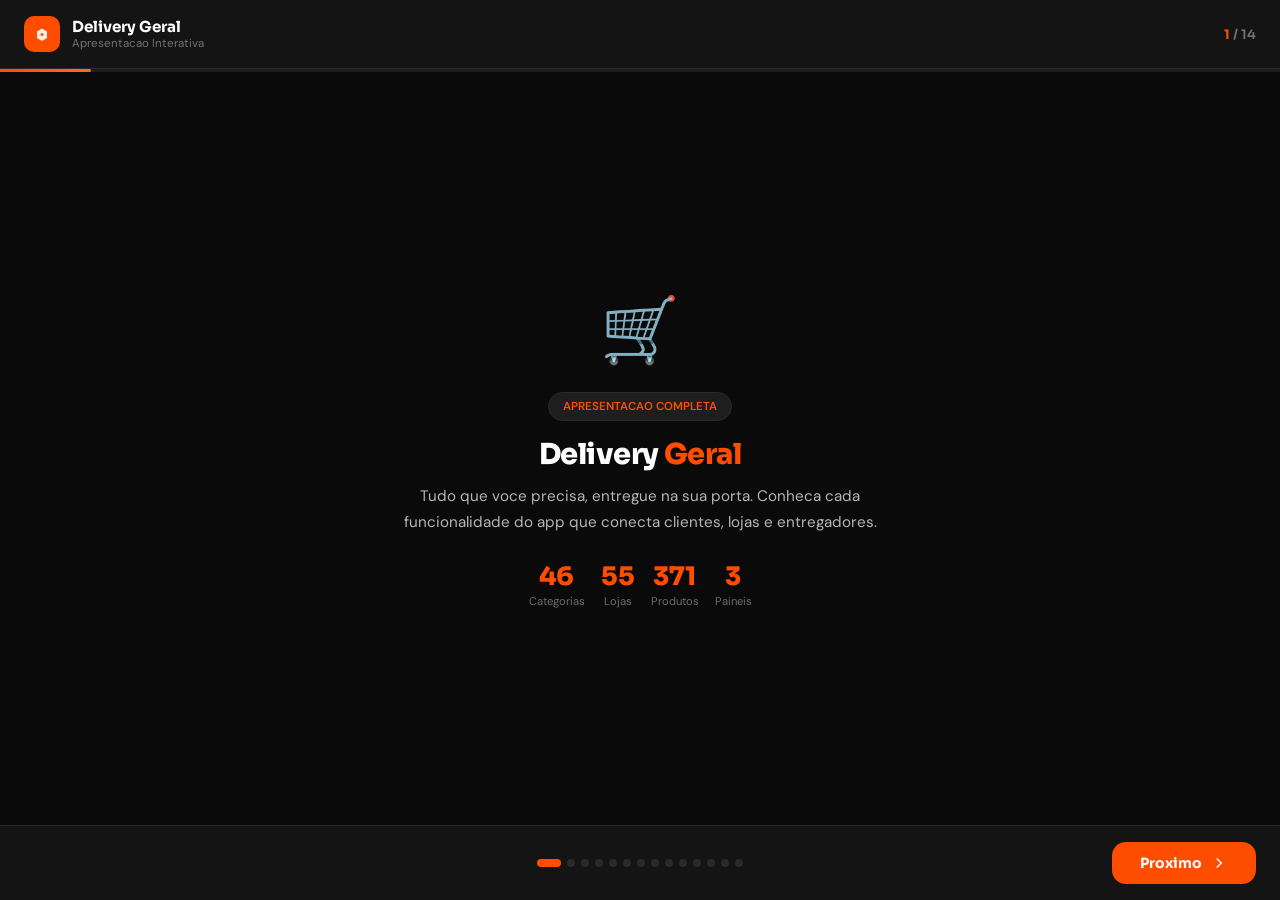
<file: apresentacao.html>
<!DOCTYPE html>
<html lang="pt-BR">
<head>
    <meta charset="UTF-8">
    <meta name="viewport" content="width=device-width, initial-scale=1.0">
    <title>Delivery Geral - Apresentacao Interativa</title>
    <link href="https://fonts.googleapis.com/css2?family=Sora:wght@300;400;500;600;700;800&family=DM+Sans:wght@400;500;700&display=swap" rel="stylesheet">
    <style>
:root{--primary:#FF4D00;--primary-dark:#E04400;--primary-light:#FF6B2C;--dark:#0A0A0A;--dark2:#141414;--dark3:#1E1E1E;--dark4:#2A2A2A;--white:#fff;--white2:rgba(255,255,255,.7);--white3:rgba(255,255,255,.4);--green:#22C55E;--blue:#3B82F6;--yellow:#FBBF24;--radius:20px}
*{margin:0;padding:0;box-sizing:border-box}
html,body{height:100%;overflow:hidden}
body{font-family:'DM Sans',sans-serif;background:var(--dark);color:var(--white);-webkit-font-smoothing:antialiased}

/* APP CONTAINER */
.app{height:100vh;display:flex;flex-direction:column;max-width:100%;position:relative;overflow:hidden}

/* TOP BAR */
.topbar{display:flex;align-items:center;justify-content:space-between;padding:16px 24px;background:var(--dark2);border-bottom:1px solid var(--dark4);flex-shrink:0;z-index:10}
.topbar-left{display:flex;align-items:center;gap:12px}
.topbar-logo{width:36px;height:36px;background:var(--primary);border-radius:10px;display:flex;align-items:center;justify-content:center}
.topbar-logo svg{width:20px;height:20px}
.topbar-title{font-family:'Sora',sans-serif;font-size:.95rem;font-weight:700}
.topbar-sub{font-size:.72rem;color:var(--white3)}
.topbar-right{display:flex;align-items:center;gap:16px}
.slide-counter{font-family:'Sora',sans-serif;font-size:.82rem;font-weight:600;color:var(--white3)}
.slide-counter strong{color:var(--primary)}

/* PROGRESS */
.progress-bar{height:3px;background:var(--dark3);flex-shrink:0}
.progress-fill{height:100%;background:linear-gradient(90deg,var(--primary),var(--primary-light));transition:width .5s ease;border-radius:0 3px 3px 0}

/* SLIDE AREA */
.slides-wrap{flex:1;position:relative;overflow:hidden}
.slide{position:absolute;inset:0;display:flex;flex-direction:column;align-items:center;justify-content:center;padding:40px 32px;opacity:0;transform:translateX(60px);transition:all .5s cubic-bezier(.4,0,.2,1);pointer-events:none}
.slide.active{opacity:1;transform:translateX(0);pointer-events:auto}
.slide.exit-left{opacity:0;transform:translateX(-60px)}

/* SLIDE CONTENT */
.slide-icon{font-size:4rem;margin-bottom:20px;animation:floatIcon 3s ease-in-out infinite}
@keyframes floatIcon{0%,100%{transform:translateY(0)}50%{transform:translateY(-10px)}}
.slide-badge{display:inline-flex;align-items:center;gap:6px;background:var(--dark3);border:1px solid var(--dark4);padding:6px 14px;border-radius:20px;font-size:.72rem;font-weight:600;color:var(--primary);margin-bottom:16px}
.slide h1{font-family:'Sora',sans-serif;font-size:1.8rem;font-weight:800;text-align:center;line-height:1.2;letter-spacing:-.02em;margin-bottom:12px}
.slide h1 span{color:var(--primary)}
.slide p{text-align:center;color:var(--white2);font-size:.95rem;line-height:1.7;max-width:520px}
.slide-features{display:grid;grid-template-columns:repeat(2,1fr);gap:12px;margin-top:24px;width:100%;max-width:460px}
.feat{background:var(--dark3);border:1px solid var(--dark4);border-radius:14px;padding:16px;text-align:center;transition:all .3s ease}
.feat:hover{border-color:var(--primary);transform:translateY(-3px)}
.feat-icon{font-size:1.6rem;margin-bottom:6px;display:block}
.feat-title{font-family:'Sora',sans-serif;font-size:.82rem;font-weight:700}
.feat-sub{font-size:.68rem;color:var(--white3);margin-top:2px}

/* 3-col features */
.slide-features-3{display:grid;grid-template-columns:repeat(3,1fr);gap:10px;margin-top:24px;width:100%;max-width:520px}
.feat3{background:var(--dark3);border:1px solid var(--dark4);border-radius:14px;padding:14px 8px;text-align:center}
.feat3-icon{font-size:1.4rem;margin-bottom:4px;display:block}
.feat3-title{font-family:'Sora',sans-serif;font-size:.75rem;font-weight:700}
.feat3-sub{font-size:.62rem;color:var(--white3);margin-top:2px}

/* Category pills */
.cat-pills{display:flex;flex-wrap:wrap;gap:8px;justify-content:center;margin-top:20px;max-width:520px}
.cat-pill{background:var(--dark3);border:1px solid var(--dark4);border-radius:20px;padding:6px 14px;font-size:.78rem;display:flex;align-items:center;gap:6px;transition:all .3s ease}
.cat-pill:hover{border-color:var(--primary);background:rgba(255,77,0,.08)}

/* Stats row */
.stats-row{display:flex;gap:16px;margin-top:24px}
.stat-item{text-align:center;flex:1}
.stat-val{font-family:'Sora',sans-serif;font-size:1.6rem;font-weight:800;color:var(--primary)}
.stat-lbl{font-size:.7rem;color:var(--white3);margin-top:2px}

/* Mock phone */
.phone-mock{width:220px;height:400px;background:var(--dark3);border:2px solid var(--dark4);border-radius:28px;padding:12px;margin-top:20px;position:relative;overflow:hidden;flex-shrink:0}
.phone-mock::before{content:'';position:absolute;top:6px;left:50%;transform:translateX(-50%);width:60px;height:4px;background:var(--dark4);border-radius:4px;z-index:1}
.phone-screen{width:100%;height:100%;border-radius:18px;overflow:hidden;background:var(--dark2);display:flex;flex-direction:column}
.phone-header{background:var(--primary);padding:16px 12px 10px;text-align:center}
.phone-header h3{font-family:'Sora',sans-serif;font-size:.7rem;font-weight:700;color:white}
.phone-body{flex:1;padding:10px;overflow:hidden}
.phone-item{background:var(--dark4);border-radius:8px;padding:8px 10px;margin-bottom:6px;display:flex;align-items:center;gap:8px;font-size:.65rem}
.phone-item-emoji{font-size:1rem}
.phone-item-price{margin-left:auto;font-family:'Sora',sans-serif;font-weight:700;color:var(--green);font-size:.65rem}

/* Horizontal scroll demo */
.demo-scroll{display:flex;gap:10px;margin-top:20px;overflow:hidden;max-width:520px}
.demo-card{flex:0 0 140px;background:var(--dark3);border:1px solid var(--dark4);border-radius:14px;padding:14px 10px;text-align:center}
.demo-card-emoji{font-size:1.6rem;margin-bottom:6px;display:block}
.demo-card-name{font-size:.78rem;font-weight:600}
.demo-card-sub{font-size:.65rem;color:var(--white3);margin-top:2px}

/* BOTTOM CONTROLS */
.controls{display:flex;align-items:center;justify-content:space-between;padding:16px 24px;background:var(--dark2);border-top:1px solid var(--dark4);flex-shrink:0;z-index:10}
.ctrl-btn{padding:12px 28px;border:none;border-radius:14px;font-family:'Sora',sans-serif;font-size:.88rem;font-weight:700;cursor:pointer;transition:all .25s ease;display:flex;align-items:center;gap:8px}
.ctrl-prev{background:var(--dark4);color:var(--white)}
.ctrl-prev:hover{background:var(--dark3)}
.ctrl-next{background:var(--primary);color:white}
.ctrl-next:hover{background:var(--primary-dark);transform:translateY(-1px);box-shadow:0 4px 16px rgba(255,77,0,.3)}
.ctrl-dots{display:flex;gap:6px}
.dot{width:8px;height:8px;border-radius:50%;background:var(--dark4);transition:all .3s ease;cursor:pointer}
.dot.active{background:var(--primary);width:24px;border-radius:4px}
.dot:hover{background:var(--white3)}

/* Animations */
@keyframes fadeUp{from{opacity:0;transform:translateY(20px)}to{opacity:1;transform:translateY(0)}}
.slide.active .slide-icon{animation:fadeUp .5s ease .1s both,floatIcon 3s ease-in-out .6s infinite}
.slide.active .slide-badge{animation:fadeUp .5s ease .15s both}
.slide.active h1{animation:fadeUp .5s ease .2s both}
.slide.active p{animation:fadeUp .5s ease .3s both}
.slide.active .slide-features,.slide.active .slide-features-3,.slide.active .cat-pills,.slide.active .stats-row,.slide.active .demo-scroll,.slide.active .phone-mock{animation:fadeUp .5s ease .4s both}

/* Responsive */
@media(max-width:600px){
    .slide h1{font-size:1.4rem}
    .slide p{font-size:.88rem}
    .slide-features{grid-template-columns:1fr 1fr;gap:8px}
    .slide-features-3{grid-template-columns:repeat(3,1fr);gap:6px}
    .stats-row{gap:8px}
    .stat-val{font-size:1.2rem}
    .phone-mock{width:180px;height:320px}
}
    </style>
</head>
<body>
<div class="app">
    <!-- TOP BAR -->
    <div class="topbar">
        <div class="topbar-left">
            <div class="topbar-logo"><svg viewBox="0 0 40 40" fill="none"><rect width="40" height="40" rx="10" fill="#FF4D00"/><path d="M10 28V15l10-6 10 6v13l-10 6-10-6z" fill="#fff" opacity=".9"/><circle cx="20" cy="21" r="3" fill="#FF4D00"/></svg></div>
            <div><div class="topbar-title">Delivery Geral</div><div class="topbar-sub">Apresentacao Interativa</div></div>
        </div>
        <div class="topbar-right">
            <div class="slide-counter"><strong id="current-num">1</strong> / <span id="total-num">14</span></div>
        </div>
    </div>

    <!-- PROGRESS -->
    <div class="progress-bar"><div class="progress-fill" id="progress"></div></div>

    <!-- SLIDES -->
    <div class="slides-wrap" id="slides-wrap">

        <!-- SLIDE 0: CAPA -->
        <div class="slide active" data-index="0">
            <div class="slide-icon">🛒</div>
            <div class="slide-badge">APRESENTACAO COMPLETA</div>
            <h1>Delivery <span>Geral</span></h1>
            <p>Tudo que voce precisa, entregue na sua porta. Conheca cada funcionalidade do app que conecta clientes, lojas e entregadores.</p>
            <div class="stats-row">
                <div class="stat-item"><div class="stat-val">46</div><div class="stat-lbl">Categorias</div></div>
                <div class="stat-item"><div class="stat-val">55</div><div class="stat-lbl">Lojas</div></div>
                <div class="stat-item"><div class="stat-val">371</div><div class="stat-lbl">Produtos</div></div>
                <div class="stat-item"><div class="stat-val">3</div><div class="stat-lbl">Paineis</div></div>
            </div>
        </div>

        <!-- SLIDE 1: VISAO GERAL -->
        <div class="slide" data-index="1">
            <div class="slide-icon">🌍</div>
            <div class="slide-badge">VISAO GERAL</div>
            <h1>3 paineis, <span>1 plataforma</span></h1>
            <p>O Delivery Geral conecta 3 tipos de usuarios em um ecossistema completo:</p>
            <div class="slide-features-3">
                <div class="feat3"><span class="feat3-icon">👤</span><div class="feat3-title">Cliente</div><div class="feat3-sub">Compra e recebe em casa</div></div>
                <div class="feat3"><span class="feat3-icon">🏍️</span><div class="feat3-title">Entregador</div><div class="feat3-sub">Faz entregas e ganha</div></div>
                <div class="feat3"><span class="feat3-icon">🏪</span><div class="feat3-title">Lojista</div><div class="feat3-sub">Vende seus produtos</div></div>
            </div>
        </div>

        <!-- SLIDE 2: HOME DO CLIENTE -->
        <div class="slide" data-index="2">
            <div class="slide-icon">📱</div>
            <div class="slide-badge">APP DO CLIENTE</div>
            <h1>Home <span>intuitiva</span></h1>
            <p>Ao abrir o app, o cliente encontra tudo organizado: barra de busca, categorias, ofertas do dia, lojas populares e promocoes da cidade.</p>
            <div class="slide-features">
                <div class="feat"><span class="feat-icon">🔍</span><div class="feat-title">Busca inteligente</div><div class="feat-sub">Produtos, lojas e categorias</div></div>
                <div class="feat"><span class="feat-icon">📍</span><div class="feat-title">Endereco salvo</div><div class="feat-sub">Altere a qualquer momento</div></div>
                <div class="feat"><span class="feat-icon">🔥</span><div class="feat-title">Ofertas do dia</div><div class="feat-sub">Ate 50% de desconto</div></div>
                <div class="feat"><span class="feat-icon">⭐</span><div class="feat-title">Lojas populares</div><div class="feat-sub">As melhores avaliadas</div></div>
            </div>
        </div>

        <!-- SLIDE 3: CATEGORIAS -->
        <div class="slide" data-index="3">
            <div class="slide-icon">🗂️</div>
            <div class="slide-badge">46 CATEGORIAS</div>
            <h1>Todos os tipos de <span>mercado do mundo</span></h1>
            <p>De supermercado a mercado japones, tudo em um so app:</p>
            <div class="cat-pills">
                <div class="cat-pill">🛒 Supermercado</div><div class="cat-pill">🍽️ Restaurante</div><div class="cat-pill">💊 Farmacia</div>
                <div class="cat-pill">🐾 Pet Shop</div><div class="cat-pill">🥐 Padaria</div><div class="cat-pill">🥩 Acougue</div>
                <div class="cat-pill">🥬 Hortifruti</div><div class="cat-pill">📱 Eletronicos</div><div class="cat-pill">👗 Moda</div>
                <div class="cat-pill">🍕 Pizzaria</div><div class="cat-pill">🍔 Hamburgueria</div><div class="cat-pill">🍣 Sushi</div>
                <div class="cat-pill">🍜 Asiatico</div><div class="cat-pill">🌮 Mexicano</div><div class="cat-pill">🍛 Indiano</div>
                <div class="cat-pill">🧀 Gourmet</div><div class="cat-pill">🥑 Vegano</div><div class="cat-pill">+29 mais</div>
            </div>
        </div>

        <!-- SLIDE 4: COMPRANDO -->
        <div class="slide" data-index="4">
            <div class="slide-icon">🛍️</div>
            <div class="slide-badge">EXPERIENCIA DE COMPRA</div>
            <h1>Compre facil, <span>receba rapido</span></h1>
            <p>Entre na loja, veja os produtos com preco e descricao, adicione ao carrinho com um toque. Simples assim.</p>
            <div class="slide-features">
                <div class="feat"><span class="feat-icon">➕</span><div class="feat-title">1 toque p/ adicionar</div><div class="feat-sub">Rapido e intuitivo</div></div>
                <div class="feat"><span class="feat-icon">🔔</span><div class="feat-title">Notificacao</div><div class="feat-sub">Confirma cada produto</div></div>
                <div class="feat"><span class="feat-icon">🔢</span><div class="feat-title">Badge em tempo real</div><div class="feat-sub">Itens no carrinho</div></div>
                <div class="feat"><span class="feat-icon">⭐</span><div class="feat-title">Avaliacao da loja</div><div class="feat-sub">Nota e tempo de entrega</div></div>
            </div>
        </div>

        <!-- SLIDE 5: CARRINHO / CHECKOUT -->
        <div class="slide" data-index="5">
            <div class="slide-icon">💳</div>
            <div class="slide-badge">CARRINHO E CHECKOUT</div>
            <h1>Do carrinho a <span>porta de casa</span></h1>
            <p>Revise seus itens, ajuste quantidades, confira o total com frete gratis acima de R$50 e finalize com a forma de pagamento que preferir.</p>
            <div class="slide-features">
                <div class="feat"><span class="feat-icon">📱</span><div class="feat-title">PIX</div><div class="feat-sub">Pagamento instantaneo</div></div>
                <div class="feat"><span class="feat-icon">💳</span><div class="feat-title">Cartao Credito</div><div class="feat-sub">Todas as bandeiras</div></div>
                <div class="feat"><span class="feat-icon">💳</span><div class="feat-title">Cartao Debito</div><div class="feat-sub">Desconto direto</div></div>
                <div class="feat"><span class="feat-icon">💵</span><div class="feat-title">Dinheiro</div><div class="feat-sub">Troco na entrega</div></div>
            </div>
        </div>

        <!-- SLIDE 6: PROMOCOES -->
        <div class="slide" data-index="6">
            <div class="slide-icon">🏷️</div>
            <div class="slide-badge">PROMOCOES LOCAIS</div>
            <h1>Menores precos da <span>sua cidade</span></h1>
            <p>A pagina de promocoes mostra todos os produtos ordenados por preco, com desconto de ate 70%. O ranking classifica as lojas mais baratas com medalha de ouro, prata e bronze.</p>
            <div class="slide-features-3">
                <div class="feat3"><span class="feat3-icon">🥇</span><div class="feat3-title">Ranking</div><div class="feat3-sub">Lojas mais baratas</div></div>
                <div class="feat3"><span class="feat3-icon">🏷️</span><div class="feat3-title">Ate 70% OFF</div><div class="feat3-sub">Descontos reais</div></div>
                <div class="feat3"><span class="feat3-icon">🔍</span><div class="feat3-title">Filtros</div><div class="feat3-sub">Por categoria</div></div>
            </div>
        </div>

        <!-- SLIDE 7: PERFIL CLIENTE -->
        <div class="slide" data-index="7">
            <div class="slide-icon">👤</div>
            <div class="slide-badge">PAINEL DO CLIENTE</div>
            <h1>Tudo sobre <span>sua conta</span></h1>
            <p>Perfil completo com carteira digital, tracker ao vivo, lojas favoritas, historico de pedidos, enderecos, cartoes e programa de fidelidade.</p>
            <div class="slide-features">
                <div class="feat"><span class="feat-icon">💰</span><div class="feat-title">Carteira digital</div><div class="feat-sub">Saldo e recarga</div></div>
                <div class="feat"><span class="feat-icon">📍</span><div class="feat-title">Tracker ao vivo</div><div class="feat-sub">Acompanhe a entrega</div></div>
                <div class="feat"><span class="feat-icon">⭐</span><div class="feat-title">Fidelidade Gold</div><div class="feat-sub">Pontos e beneficios</div></div>
                <div class="feat"><span class="feat-icon">📦</span><div class="feat-title">Historico</div><div class="feat-sub">Todos os pedidos</div></div>
            </div>
        </div>

        <!-- SLIDE 8: ENTREGADOR INTRO -->
        <div class="slide" data-index="8">
            <div class="slide-icon">🏍️</div>
            <div class="slide-badge">PAINEL DO ENTREGADOR</div>
            <h1>Ganhe dinheiro <span>fazendo entregas</span></h1>
            <p>Dashboard escuro e profissional com controle total: status online/offline, ganhos em tempo real, pedidos disponiveis e tracker da entrega ativa.</p>
            <div class="stats-row">
                <div class="stat-item"><div class="stat-val">R$ 187</div><div class="stat-lbl">Ganho diario</div></div>
                <div class="stat-item"><div class="stat-val">12</div><div class="stat-lbl">Entregas/dia</div></div>
                <div class="stat-item"><div class="stat-val">4.9</div><div class="stat-lbl">Avaliacao</div></div>
                <div class="stat-item"><div class="stat-val">98%</div><div class="stat-lbl">Aceitacao</div></div>
            </div>
        </div>

        <!-- SLIDE 9: VEICULOS -->
        <div class="slide" data-index="9">
            <div class="slide-icon">🚗</div>
            <div class="slide-badge">CATEGORIAS DE VEICULO</div>
            <h1>6 tipos de <span>veiculo</span></h1>
            <p>O entregador escolhe o veiculo que tem, e recebe pedidos compativeis:</p>
            <div class="slide-features-3">
                <div class="feat3"><span class="feat3-icon">🚲</span><div class="feat3-title">Bicicleta</div><div class="feat3-sub">Ate 5 km - Eco</div></div>
                <div class="feat3"><span class="feat3-icon">🏍️</span><div class="feat3-title">Moto</div><div class="feat3-sub">Ate 15 km - Rapido</div></div>
                <div class="feat3"><span class="feat3-icon">🚗</span><div class="feat3-title">Carro</div><div class="feat3-sub">Ate 30 km - Conforto</div></div>
                <div class="feat3"><span class="feat3-icon">🚐</span><div class="feat3-title">Van</div><div class="feat3-sub">Ate 50 km - Volume</div></div>
                <div class="feat3"><span class="feat3-icon">🚛</span><div class="feat3-title">Caminhao</div><div class="feat3-sub">Sem limite - Pesado</div></div>
                <div class="feat3"><span class="feat3-icon">🛴</span><div class="feat3-title">Patinete</div><div class="feat3-sub">Ate 3 km - Leve</div></div>
            </div>
        </div>

        <!-- SLIDE 10: LOJISTA CADASTRO -->
        <div class="slide" data-index="10">
            <div class="slide-icon">🏪</div>
            <div class="slide-badge">CADASTRO DO LOJISTA</div>
            <h1>Cadastre sua loja em <span>5 passos</span></h1>
            <p>Fluxo completo de onboarding com barra de progresso:</p>
            <div class="demo-scroll">
                <div class="demo-card"><span class="demo-card-emoji">👤</span><div class="demo-card-name">Dados pessoais</div><div class="demo-card-sub">Nome, CNPJ, email</div></div>
                <div class="demo-card"><span class="demo-card-emoji">🗂️</span><div class="demo-card-name">Nicho da loja</div><div class="demo-card-sub">46 categorias</div></div>
                <div class="demo-card"><span class="demo-card-emoji">🏪</span><div class="demo-card-name">Dados da loja</div><div class="demo-card-sub">Nome, endereco, logo</div></div>
                <div class="demo-card"><span class="demo-card-emoji">🏦</span><div class="demo-card-name">Dados bancarios</div><div class="demo-card-sub">Banco, PIX</div></div>
                <div class="demo-card"><span class="demo-card-emoji">📋</span><div class="demo-card-name">Termos</div><div class="demo-card-sub">Aceite e finalize</div></div>
            </div>
        </div>

        <!-- SLIDE 11: LOJISTA NICHOS -->
        <div class="slide" data-index="11">
            <div class="slide-icon">🗂️</div>
            <div class="slide-badge">46 NICHOS</div>
            <h1>Cada loja com <span>seu nicho</span></h1>
            <p>O lojista escolhe a categoria que define seu negocio. De supermercado a mercado japones:</p>
            <div class="cat-pills">
                <div class="cat-pill">🛒 Supermercado</div><div class="cat-pill">🍽️ Restaurante</div><div class="cat-pill">💊 Farmacia</div>
                <div class="cat-pill">🐾 Pet Shop</div><div class="cat-pill">🥐 Padaria</div><div class="cat-pill">🍷 Bebidas</div>
                <div class="cat-pill">📱 Eletronicos</div><div class="cat-pill">👗 Moda</div><div class="cat-pill">🧸 Brinquedos</div>
                <div class="cat-pill">🍕 Pizzaria</div><div class="cat-pill">🍔 Hamburgueria</div><div class="cat-pill">☕ Cafeteria</div>
                <div class="cat-pill">🎮 Games</div><div class="cat-pill">💪 Fitness</div><div class="cat-pill">🌿 Organicos</div>
            </div>
        </div>

        <!-- SLIDE 12: LOJISTA DASHBOARD -->
        <div class="slide" data-index="12">
            <div class="slide-icon">📊</div>
            <div class="slide-badge">DASHBOARD DO LOJISTA</div>
            <h1>Gerencie tudo <span>num so lugar</span></h1>
            <p>Painel completo com faturamento, pedidos ativos, produtos, avaliacoes e grafico de vendas semanal.</p>
            <div class="slide-features">
                <div class="feat"><span class="feat-icon">📦</span><div class="feat-title">Pedidos em tempo real</div><div class="feat-sub">Aceitar, preparar, entregar</div></div>
                <div class="feat"><span class="feat-icon">🏷️</span><div class="feat-title">Gestao de produtos</div><div class="feat-sub">Estoque e precos</div></div>
                <div class="feat"><span class="feat-icon">📊</span><div class="feat-title">Graficos de venda</div><div class="feat-sub">Diario e semanal</div></div>
                <div class="feat"><span class="feat-icon">⭐</span><div class="feat-title">Avaliacoes</div><div class="feat-sub">Feedback dos clientes</div></div>
            </div>
        </div>

        <!-- SLIDE 13: FINAL -->
        <div class="slide" data-index="13">
            <div class="slide-icon">🚀</div>
            <div class="slide-badge">DELIVERY GERAL</div>
            <h1>Tudo entregue <span>na sua porta</span></h1>
            <p>Um app completo que conecta clientes, lojas e entregadores. 46 categorias de mercado, 55 lojas, 371 produtos, 6 tipos de veiculo e 3 paineis profissionais.</p>
            <div class="slide-features-3">
                <div class="feat3" style="border-color:var(--primary);background:rgba(255,77,0,.06)"><span class="feat3-icon">👤</span><div class="feat3-title">App Cliente</div><div class="feat3-sub">index.html</div></div>
                <div class="feat3" style="border-color:var(--primary);background:rgba(255,77,0,.06)"><span class="feat3-icon">🏍️</span><div class="feat3-title">Entregador</div><div class="feat3-sub">entregador.html</div></div>
                <div class="feat3" style="border-color:var(--primary);background:rgba(255,77,0,.06)"><span class="feat3-icon">🏪</span><div class="feat3-title">Lojista</div><div class="feat3-sub">lojista.html</div></div>
            </div>
        </div>
    </div>

    <!-- CONTROLS -->
    <div class="controls">
        <button class="ctrl-btn ctrl-prev" id="btn-prev" onclick="prev()">
            <svg width="18" height="18" viewBox="0 0 24 24" fill="none" stroke="currentColor" stroke-width="2"><path d="m15 18-6-6 6-6"/></svg>
            Anterior
        </button>
        <div class="ctrl-dots" id="dots"></div>
        <button class="ctrl-btn ctrl-next" id="btn-next" onclick="next()">
            Proximo
            <svg width="18" height="18" viewBox="0 0 24 24" fill="none" stroke="currentColor" stroke-width="2"><path d="m9 18 6-6-6-6"/></svg>
        </button>
    </div>
</div>

<script>
let current = 0;
const slides = document.querySelectorAll('.slide');
const total = slides.length;
document.getElementById('total-num').textContent = total;

function goTo(index) {
    if (index < 0 || index >= total) return;
    slides[current].classList.remove('active');
    slides[current].classList.add('exit-left');
    setTimeout(() => slides[current === index ? current : (current)].classList.remove('exit-left'), 500);
    current = index;
    slides[current].classList.add('active');
    document.getElementById('current-num').textContent = current + 1;
    document.getElementById('progress').style.width = ((current + 1) / total * 100) + '%';
    renderDots();
    // Button states
    document.getElementById('btn-prev').style.visibility = current === 0 ? 'hidden' : 'visible';
    document.getElementById('btn-next').innerHTML = current === total - 1
        ? 'Recomecar <svg width="18" height="18" viewBox="0 0 24 24" fill="none" stroke="currentColor" stroke-width="2"><polyline points="23,4 23,10 17,10"/><path d="M20.49 15a9 9 0 1 1-2.12-9.36L23 10"/></svg>'
        : 'Proximo <svg width="18" height="18" viewBox="0 0 24 24" fill="none" stroke="currentColor" stroke-width="2"><path d="m9 18 6-6-6-6"/></svg>';
}

function next() { if (current >= total - 1) goTo(0); else goTo(current + 1); }
function prev() { goTo(current - 1); }

function renderDots() {
    const dots = document.getElementById('dots');
    dots.innerHTML = '';
    for (let i = 0; i < total; i++) {
        const d = document.createElement('div');
        d.className = 'dot' + (i === current ? ' active' : '');
        d.onclick = () => goTo(i);
        dots.appendChild(d);
    }
}

// Keyboard nav
document.addEventListener('keydown', e => {
    if (e.key === 'ArrowRight' || e.key === ' ') { e.preventDefault(); next(); }
    if (e.key === 'ArrowLeft') { e.preventDefault(); prev(); }
});

// Touch swipe
let touchX = 0;
document.addEventListener('touchstart', e => touchX = e.touches[0].clientX);
document.addEventListener('touchend', e => {
    const diff = touchX - e.changedTouches[0].clientX;
    if (Math.abs(diff) > 50) { diff > 0 ? next() : prev(); }
});

// Init
goTo(0);
</script>
</body>
</html>
</file>
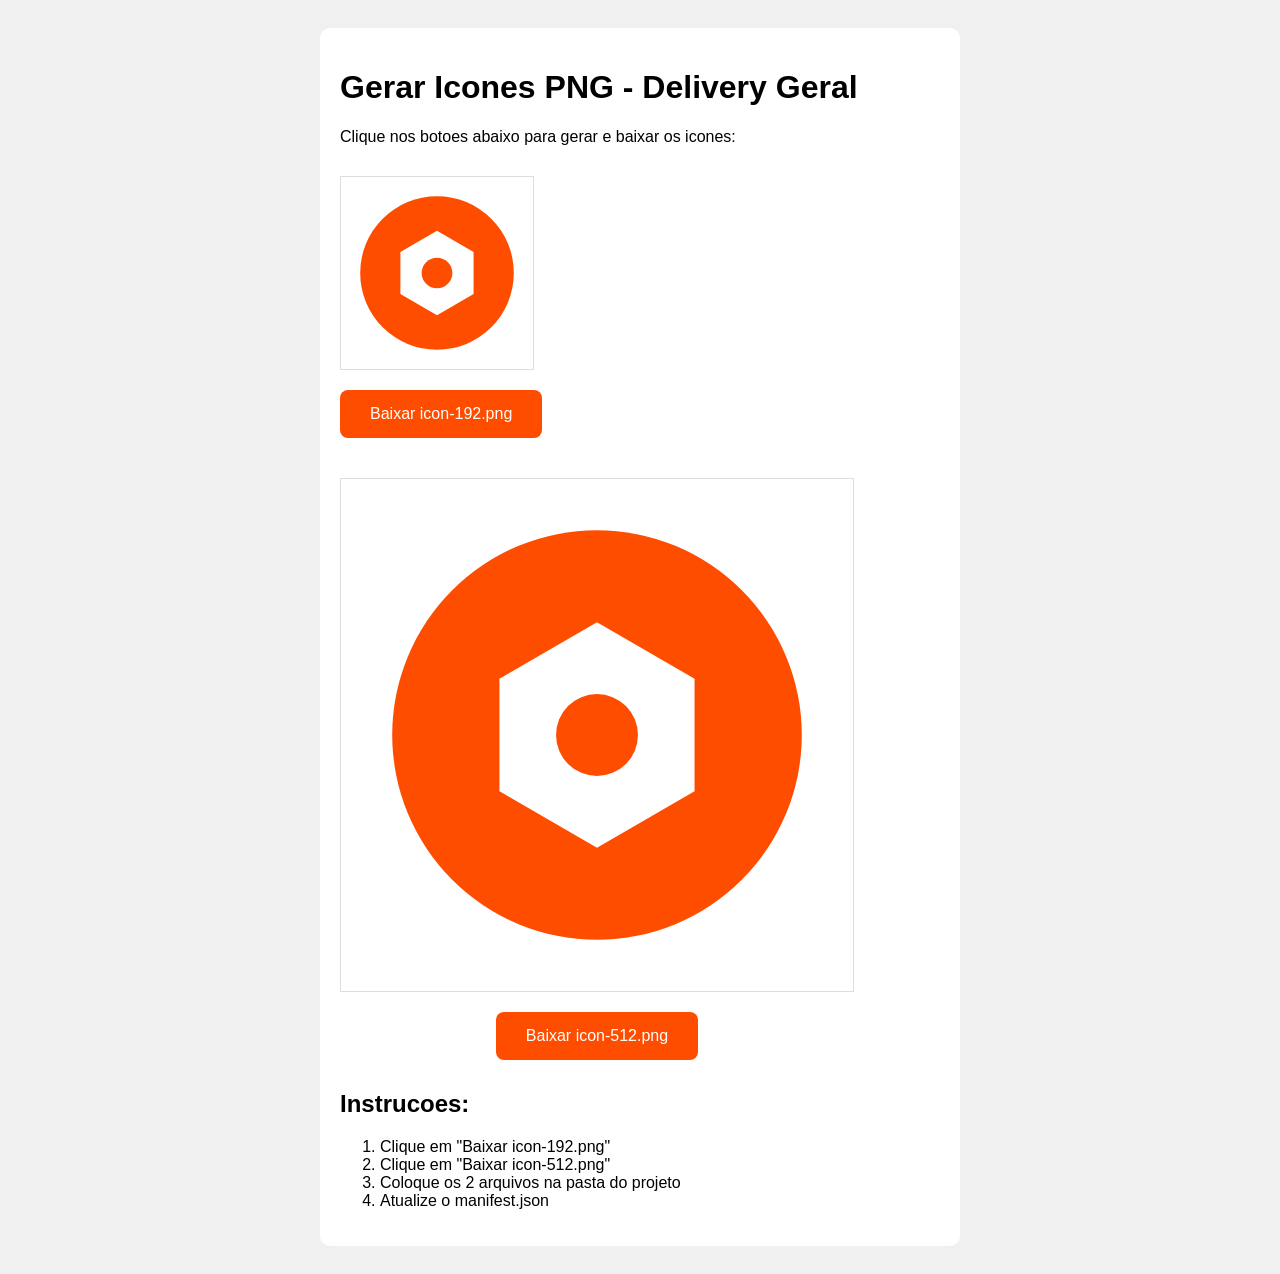
<file: gerar-icones-png.html>
<!DOCTYPE html>
<html lang="pt-BR">
<head>
    <meta charset="UTF-8">
    <meta name="viewport" content="width=device-width, initial-scale=1.0">
    <title>Gerar Icones PNG - Delivery Geral</title>
    <style>
        body { font-family: Arial, sans-serif; padding: 20px; background: #f0f0f0; }
        .container { max-width: 600px; margin: 0 auto; background: white; padding: 20px; border-radius: 10px; }
        canvas { border: 1px solid #ddd; margin: 10px 0; display: block; }
        button { background: #FF4D00; color: white; border: none; padding: 15px 30px; border-radius: 8px; font-size: 16px; cursor: pointer; margin: 10px 0; }
        button:hover { background: #e04400; }
        .icon-preview { display: flex; gap: 20px; flex-wrap: wrap; margin: 20px 0; }
        .icon-item { text-align: center; }
        a { color: #FF4D00; text-decoration: none; font-weight: bold; }
    </style>
</head>
<body>
    <div class="container">
        <h1>Gerar Icones PNG - Delivery Geral</h1>
        <p>Clique nos botoes abaixo para gerar e baixar os icones:</p>
        
        <div class="icon-preview">
            <div class="icon-item">
                <canvas id="canvas192" width="192" height="192"></canvas>
                <button onclick="downloadIcon(192)">Baixar icon-192.png</button>
            </div>
            <div class="icon-item">
                <canvas id="canvas512" width="512" height="512"></canvas>
                <button onclick="downloadIcon(512)">Baixar icon-512.png</button>
            </div>
        </div>
        
        <h2>Instrucoes:</h2>
        <ol>
            <li>Clique em "Baixar icon-192.png"</li>
            <li>Clique em "Baixar icon-512.png"</li>
            <li>Coloque os 2 arquivos na pasta do projeto</li>
            <li>Atualize o manifest.json</li>
        </ol>
    </div>

    <script>
        function drawIcon(size) {
            const canvas = document.getElementById('canvas' + size);
            const ctx = canvas.getContext('2d');
            const center = size / 2;
            const radius = size * 0.4;
            
            // Fundo laranja
            ctx.fillStyle = '#FF4D00';
            ctx.beginPath();
            ctx.arc(center, center, radius, 0, Math.PI * 2);
            ctx.fill();
            
            // Hexagono branco
            ctx.fillStyle = '#FFFFFF';
            ctx.beginPath();
            const hexRadius = size * 0.22;
            for (let i = 0; i < 6; i++) {
                const angle = (Math.PI / 3) * i - Math.PI / 6;
                const x = center + hexRadius * Math.cos(angle);
                const y = center + hexRadius * Math.sin(angle);
                if (i === 0) ctx.moveTo(x, y);
                else ctx.lineTo(x, y);
            }
            ctx.closePath();
            ctx.fill();
            
            // Circulo laranja no centro
            ctx.fillStyle = '#FF4D00';
            ctx.beginPath();
            ctx.arc(center, center, size * 0.08, 0, Math.PI * 2);
            ctx.fill();
            
            // Texto "DG" para icones maiores
            if (size >= 512) {
                ctx.fillStyle = '#FFFFFF';
                ctx.font = `bold ${size * 0.15}px Arial`;
                ctx.textAlign = 'center';
                ctx.textBaseline = 'middle';
                ctx.fillText('DG', center, center + radius + size * 0.12);
            }
        }
        
        function downloadIcon(size) {
            const canvas = document.getElementById('canvas' + size);
            const link = document.createElement('a');
            link.download = 'icon-' + size + '.png';
            link.href = canvas.toDataURL('image/png');
            link.click();
        }
        
        // Desenhar icones ao carregar
        drawIcon(192);
        drawIcon(512);
    </script>
</body>
</html>
</file>
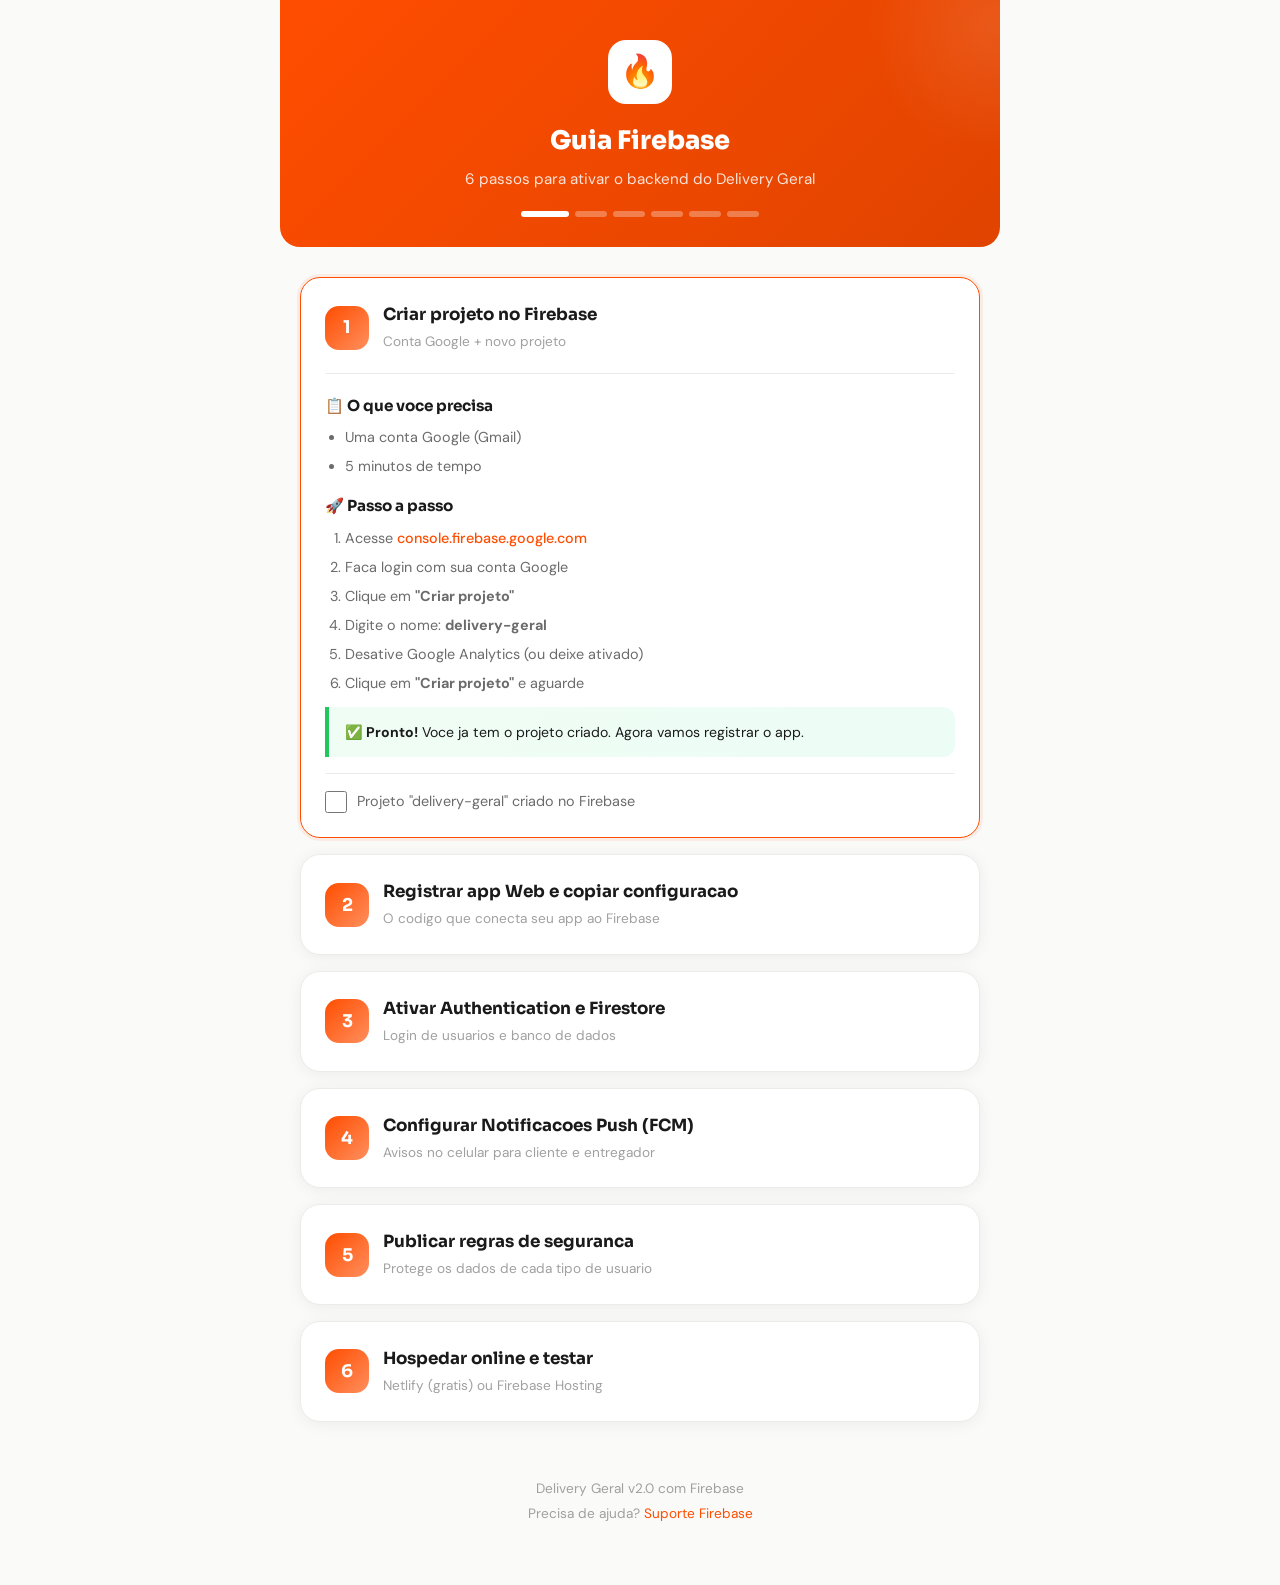
<file: guia-firebase.html>
<!DOCTYPE html>
<html lang="pt-BR">
<head>
    <meta charset="UTF-8">
    <meta name="viewport" content="width=device-width, initial-scale=1.0">
    <title>Guia Firebase - Delivery Geral</title>
    <link href="https://fonts.googleapis.com/css2?family=Sora:wght@400;600;700;800&family=DM+Sans:wght@400;500;700&display=swap" rel="stylesheet">
    <style>
        :root {
            --primary: #FF4D00;
            --primary-dark: #E04400;
            --primary-light: #FF8F5E;
            --bg: #FAFAF8;
            --surface: #FFFFFF;
            --surface-2: #F5F3EF;
            --text: #1A1A1A;
            --text-2: #6B6B6B;
            --text-3: #A0A0A0;
            --border: #EEECE8;
            --green: #22C55E;
            --blue: #3B82F6;
            --purple: #8B5CF6;
            --yellow: #F59E0B;
            --radius: 20px;
            --radius-sm: 12px;
            --shadow: 0 2px 16px rgba(0,0,0,0.06);
            --shadow-lg: 0 8px 40px rgba(0,0,0,0.12);
        }
        * { margin: 0; padding: 0; box-sizing: border-box; }
        body {
            font-family: 'DM Sans', sans-serif;
            background: var(--bg);
            color: var(--text);
            line-height: 1.6;
            min-height: 100vh;
        }
        .container {
            max-width: 720px;
            margin: 0 auto;
            padding: 20px;
        }

        /* Header */
        .header {
            text-align: center;
            padding: 40px 20px 30px;
            background: linear-gradient(135deg, var(--primary), var(--primary-dark));
            color: white;
            border-radius: 0 0 var(--radius) var(--radius);
            margin: -20px -20px 30px;
            position: relative;
            overflow: hidden;
        }
        .header::before {
            content: '';
            position: absolute;
            top: -50%;
            right: -20%;
            width: 300px;
            height: 300px;
            background: radial-gradient(circle, rgba(255,255,255,0.1), transparent 60%);
        }
        .header-icon {
            width: 64px;
            height: 64px;
            background: white;
            border-radius: 18px;
            display: flex;
            align-items: center;
            justify-content: center;
            margin: 0 auto 16px;
            font-size: 2rem;
        }
        .header h1 {
            font-family: 'Sora', sans-serif;
            font-size: 1.6rem;
            font-weight: 800;
        }
        .header p {
            opacity: 0.85;
            margin-top: 6px;
            font-size: 0.95rem;
        }
        .progress-bar {
            display: flex;
            gap: 6px;
            justify-content: center;
            margin-top: 20px;
        }
        .progress-dot {
            width: 32px;
            height: 6px;
            border-radius: 3px;
            background: rgba(255,255,255,0.3);
            transition: 0.3s;
        }
        .progress-dot.active {
            background: white;
            width: 48px;
        }
        .progress-dot.done {
            background: var(--green);
        }

        /* Step Card */
        .step-card {
            background: var(--surface);
            border-radius: var(--radius);
            padding: 24px;
            margin-bottom: 16px;
            box-shadow: var(--shadow);
            border: 1px solid var(--border);
            transition: 0.3s;
            cursor: pointer;
        }
        .step-card:hover {
            box-shadow: var(--shadow-lg);
            transform: translateY(-2px);
        }
        .step-card.active {
            border-color: var(--primary);
            box-shadow: 0 0 0 3px rgba(255,77,0,0.08);
        }
        .step-card.completed {
            border-color: var(--green);
            opacity: 0.7;
        }
        .step-card.completed .step-title {
            text-decoration: line-through;
            color: var(--text-3);
        }
        .step-header {
            display: flex;
            align-items: center;
            gap: 14px;
        }
        .step-num {
            width: 44px;
            height: 44px;
            border-radius: 14px;
            background: linear-gradient(135deg, var(--primary), var(--primary-light));
            color: white;
            display: flex;
            align-items: center;
            justify-content: center;
            font-family: 'Sora', sans-serif;
            font-weight: 700;
            font-size: 1.1rem;
            flex-shrink: 0;
        }
        .step-num.done {
            background: var(--green);
        }
        .step-title {
            font-family: 'Sora', sans-serif;
            font-weight: 700;
            font-size: 1.05rem;
        }
        .step-subtitle {
            color: var(--text-3);
            font-size: 0.85rem;
            margin-top: 2px;
        }
        .step-body {
            display: none;
            margin-top: 20px;
            padding-top: 20px;
            border-top: 1px solid var(--border);
            animation: slideDown 0.3s ease;
        }
        .step-card.active .step-body {
            display: block;
        }
        @keyframes slideDown {
            from { opacity: 0; transform: translateY(-10px); }
            to { opacity: 1; transform: translateY(0); }
        }

        /* Content styles */
        .step-body h4 {
            font-family: 'Sora', sans-serif;
            font-size: 0.95rem;
            margin: 16px 0 8px;
            color: var(--text);
        }
        .step-body h4:first-child {
            margin-top: 0;
        }
        .step-body p, .step-body li {
            color: var(--text-2);
            font-size: 0.9rem;
            margin-bottom: 8px;
        }
        .step-body ol, .step-body ul {
            padding-left: 20px;
            margin-bottom: 12px;
        }
        .step-body li {
            margin-bottom: 6px;
        }
        .step-body a {
            color: var(--primary);
            text-decoration: none;
            font-weight: 500;
        }
        .step-body a:hover {
            text-decoration: underline;
        }
        .code-block {
            background: #1A1A2E;
            color: #E0E0E0;
            padding: 14px 16px;
            border-radius: var(--radius-sm);
            font-family: 'Courier New', monospace;
            font-size: 0.82rem;
            overflow-x: auto;
            margin: 10px 0;
            position: relative;
        }
        .code-block .copy-btn {
            position: absolute;
            top: 8px;
            right: 8px;
            background: rgba(255,255,255,0.1);
            border: none;
            color: white;
            padding: 4px 10px;
            border-radius: 6px;
            font-size: 0.72rem;
            cursor: pointer;
            font-family: 'DM Sans', sans-serif;
        }
        .tip-box {
            background: linear-gradient(135deg, #FFF3ED, #FFF7F0);
            border-left: 4px solid var(--primary);
            padding: 14px 16px;
            border-radius: 0 var(--radius-sm) var(--radius-sm) 0;
            margin: 12px 0;
            font-size: 0.88rem;
        }
        .tip-box strong {
            color: var(--primary);
        }
        .warn-box {
            background: linear-gradient(135deg, #FEF3C7, #FFF7ED);
            border-left: 4px solid var(--yellow);
            padding: 14px 16px;
            border-radius: 0 var(--radius-sm) var(--radius-sm) 0;
            margin: 12px 0;
            font-size: 0.88rem;
        }
        .success-box {
            background: linear-gradient(135deg, #F0FDF4, #ECFDF5);
            border-left: 4px solid var(--green);
            padding: 14px 16px;
            border-radius: 0 var(--radius-sm) var(--radius-sm) 0;
            margin: 12px 0;
            font-size: 0.88rem;
        }
        .img-placeholder {
            background: var(--surface-2);
            border: 2px dashed var(--border);
            border-radius: var(--radius-sm);
            padding: 30px;
            text-align: center;
            color: var(--text-3);
            margin: 12px 0;
            font-size: 0.85rem;
        }
        .btn-action {
            display: inline-flex;
            align-items: center;
            gap: 8px;
            background: var(--primary);
            color: white;
            border: none;
            padding: 12px 24px;
            border-radius: var(--radius-sm);
            font-family: 'Sora', sans-serif;
            font-weight: 600;
            font-size: 0.9rem;
            cursor: pointer;
            text-decoration: none;
            margin-top: 10px;
            transition: 0.2s;
        }
        .btn-action:hover {
            background: var(--primary-dark);
            transform: translateY(-1px);
        }
        .btn-secondary {
            background: var(--surface-2);
            color: var(--text);
            border: 1px solid var(--border);
        }
        .btn-secondary:hover {
            background: var(--border);
        }
        .checkbox-wrapper {
            margin-top: 16px;
            padding-top: 16px;
            border-top: 1px solid var(--border);
        }
        .checkbox-wrapper label {
            display: flex;
            align-items: center;
            gap: 10px;
            cursor: pointer;
            font-size: 0.9rem;
            color: var(--text-2);
        }
        .checkbox-wrapper input[type="checkbox"] {
            width: 22px;
            height: 22px;
            accent-color: var(--primary);
            cursor: pointer;
        }

        /* Footer */
        .footer {
            text-align: center;
            padding: 40px 20px;
            color: var(--text-3);
            font-size: 0.85rem;
        }
        .footer a {
            color: var(--primary);
            text-decoration: none;
        }

        /* Completion modal */
        .modal-overlay {
            display: none;
            position: fixed;
            inset: 0;
            background: rgba(0,0,0,0.5);
            z-index: 9999;
            align-items: center;
            justify-content: center;
            padding: 20px;
        }
        .modal-overlay.show {
            display: flex;
        }
        .modal {
            background: white;
            border-radius: var(--radius);
            padding: 40px;
            text-align: center;
            max-width: 400px;
            width: 100%;
            animation: modalIn 0.4s ease;
        }
        @keyframes modalIn {
            from { opacity: 0; transform: scale(0.9); }
            to { opacity: 1; transform: scale(1); }
        }
        .modal-emoji {
            font-size: 4rem;
            margin-bottom: 16px;
        }
        .modal h2 {
            font-family: 'Sora', sans-serif;
            font-size: 1.4rem;
            margin-bottom: 8px;
        }
        .modal p {
            color: var(--text-2);
            margin-bottom: 24px;
        }
    </style>
</head>
<body>

<div class="container">
    <div class="header">
        <div class="header-icon">🔥</div>
        <h1>Guia Firebase</h1>
        <p>6 passos para ativar o backend do Delivery Geral</p>
        <div class="progress-bar">
            <div class="progress-dot active" id="dot-1"></div>
            <div class="progress-dot" id="dot-2"></div>
            <div class="progress-dot" id="dot-3"></div>
            <div class="progress-dot" id="dot-4"></div>
            <div class="progress-dot" id="dot-5"></div>
            <div class="progress-dot" id="dot-6"></div>
        </div>
    </div>

    <!-- STEP 1 -->
    <div class="step-card active" id="step-1" onclick="toggleStep(1)">
        <div class="step-header">
            <div class="step-num" id="num-1">1</div>
            <div>
                <div class="step-title">Criar projeto no Firebase</div>
                <div class="step-subtitle">Conta Google + novo projeto</div>
            </div>
        </div>
        <div class="step-body">
            <h4>📋 O que voce precisa</h4>
            <ul>
                <li>Uma conta Google (Gmail)</li>
                <li>5 minutos de tempo</li>
            </ul>

            <h4>🚀 Passo a passo</h4>
            <ol>
                <li>Acesse <a href="https://console.firebase.google.com" target="_blank">console.firebase.google.com</a></li>
                <li>Faca login com sua conta Google</li>
                <li>Clique em <strong>"Criar projeto"</strong></li>
                <li>Digite o nome: <strong>delivery-geral</strong></li>
                <li>Desative Google Analytics (ou deixe ativado)</li>
                <li>Clique em <strong>"Criar projeto"</strong> e aguarde</li>
            </ol>

            <div class="success-box">
                <strong>✅ Pronto!</strong> Voce ja tem o projeto criado. Agora vamos registrar o app.
            </div>

            <div class="checkbox-wrapper">
                <label>
                    <input type="checkbox" onchange="completeStep(1)">
                    <span>Projeto "delivery-geral" criado no Firebase</span>
                </label>
            </div>
        </div>
    </div>

    <!-- STEP 2 -->
    <div class="step-card" id="step-2" onclick="toggleStep(2)">
        <div class="step-header">
            <div class="step-num" id="num-2">2</div>
            <div>
                <div class="step-title">Registrar app Web e copiar configuracao</div>
                <div class="step-subtitle">O codigo que conecta seu app ao Firebase</div>
            </div>
        </div>
        <div class="step-body">
            <h4>🚀 Passo a passo</h4>
            <ol>
                <li>No painel do Firebase, clique no icone <strong>"&lt;/&gt;"</strong> (Adicionar app da Web)</li>
                <li>De um apelido: <strong>Delivery Geral Web</strong></li>
                <li>Clique em <strong>"Registrar app"</strong></li>
                <li>Voce vera um codigo assim:</li>
            </ol>

            <div class="code-block">
                <button class="copy-btn" onclick="event.stopPropagation(); copyCode(this)">Copiar</button>
const firebaseConfig = {
  apiKey: "AIzaSyB...",
  authDomain: "delivery-geral.firebaseapp.com",
  projectId: "delivery-geral",
  storageBucket: "delivery-geral.appspot.com",
  messagingSenderId: "123456789",
  appId: "1:123456789:web:abcdef123"
};
            </div>

            <ol start="5">
                <li><strong>Copie esse codigo inteiro</strong></li>
                <li>Abra o arquivo <strong>firebase-config.js</strong> no seu computador</li>
                <li><strong>Cole substituindo</strong> o placeholder que esta la</li>
                <li>Faca o mesmo nos arquivos <strong>entregador.html</strong>, <strong>lojista.html</strong> e <strong>admin.html</strong></li>
            </ol>

            <div class="warn-box">
                <strong>⚠️ Importante:</strong> A mesma configuracao deve estar em TODOS os arquivos. Se mudar um, mude todos!
            </div>

            <div class="checkbox-wrapper">
                <label>
                    <input type="checkbox" onchange="completeStep(2)">
                    <span>Configuracao copiada para todos os arquivos</span>
                </label>
            </div>
        </div>
    </div>

    <!-- STEP 3 -->
    <div class="step-card" id="step-3" onclick="toggleStep(3)">
        <div class="step-header">
            <div class="step-num" id="num-3">3</div>
            <div>
                <div class="step-title">Ativar Authentication e Firestore</div>
                <div class="step-subtitle">Login de usuarios e banco de dados</div>
            </div>
        </div>
        <div class="step-body">
            <h4>🔐 Ativar Authentication (login)</h4>
            <ol>
                <li>No menu lateral do Firebase, clique em <strong>"Authentication"</strong></li>
                <li>Clique em <strong>"Comecar"</strong></li>
                <li>Selecione <strong>"Email/Senha"</strong> na lista de provedores</li>
                <li>Ative o primeiro toggle (Email/Senha)</li>
                <li>Clique em <strong>"Salvar"</strong></li>
            </ol>

            <h4>💾 Ativar Firestore Database</h4>
            <ol>
                <li>No menu lateral, clique em <strong>"Firestore Database"</strong></li>
                <li>Clique em <strong>"Criar banco de dados"</strong></li>
                <li>Escolha <strong>"Iniciar no modo de teste"</strong></li>
                <li>Selecione a regiao <strong>southamerica-east1</strong> (Sao Paulo) ou a mais proxima</li>
                <li>Clique em <strong>"Ativar"</strong></li>
            </ol>

            <div class="tip-box">
                <strong>💡 Dica:</strong> O "modo de teste" permite leitura/escrita livre por 30 dias. Depois voce publica as regras de seguranca do arquivo <strong>firestore.rules</strong>.
            </div>

            <div class="checkbox-wrapper">
                <label>
                    <input type="checkbox" onchange="completeStep(3)">
                    <span>Authentication e Firestore ativados</span>
                </label>
            </div>
        </div>
    </div>

    <!-- STEP 4 -->
    <div class="step-card" id="step-4" onclick="toggleStep(4)">
        <div class="step-header">
            <div class="step-num" id="num-4">4</div>
            <div>
                <div class="step-title">Configurar Notificacoes Push (FCM)</div>
                <div class="step-subtitle">Avisos no celular para cliente e entregador</div>
            </div>
        </div>
        <div class="step-body">
            <h4>🚀 Passo a passo</h4>
            <ol>
                <li>No Firebase Console, clique na <strong>engrenagem</strong> (Configuracoes do projeto)</li>
                <li>Va na aba <strong>"Cloud Messaging"</strong></li>
                <li>Role ate <strong>"Pares de chaves Web Push"</strong></li>
                <li>Clique em <strong>"Gerar par de chaves"</strong></li>
                <li>Copie a <strong>chave publica</strong> (comeca com B...)</li>
            </ol>

            <div class="code-block">
                <button class="copy-btn" onclick="event.stopPropagation(); copyCode(this)">Copiar</button>
messaging.usePublicVapidKey("COLE_AQUI_SUA_CHAVE_PUBLICA");
            </div>

            <ol start="6">
                <li>Abra o arquivo <strong>firebase-config.js</strong></li>
                <li>Substitua <strong>"SUA_CHAVE_VAPID_AQUI"</strong> pela chave que voce copiou</li>
            </ol>

            <div class="tip-box">
                <strong>💡 Dica:</strong> As notificacoes so funcionam quando o app esta hospedado online (HTTPS). No computador local nao funcionam.
            </div>

            <div class="checkbox-wrapper">
                <label>
                    <input type="checkbox" onchange="completeStep(4)">
                    <span>Chave VAPID configurada no firebase-config.js</span>
                </label>
            </div>
        </div>
    </div>

    <!-- STEP 5 -->
    <div class="step-card" id="step-5" onclick="toggleStep(5)">
        <div class="step-header">
            <div class="step-num" id="num-5">5</div>
            <div>
                <div class="step-title">Publicar regras de seguranca</div>
                <div class="step-subtitle">Protege os dados de cada tipo de usuario</div>
            </div>
        </div>
        <div class="step-body">
            <h4>🚀 Passo a passo</h4>
            <ol>
                <li>No Firebase Console, va em <strong>Firestore Database</strong></li>
                <li>Clique na aba <strong>"Regras"</strong></li>
                <li>Voce vera um texto padrao. <strong>Apague tudo</strong></li>
                <li>Abra o arquivo <strong>firestore.rules</strong> do seu computador</li>
                <li>Copie TODO o conteudo e cole no Firebase</li>
                <li>Clique em <strong>"Publicar"</strong></li>
            </ol>

            <div class="success-box">
                <strong>✅ O que essas regras fazem?</strong><br>
                Clientes so veem seus proprios pedidos. Lojistas so gerenciam sua loja. Entregadores so veem entregas disponiveis. Admins veem tudo.
            </div>

            <div class="checkbox-wrapper">
                <label>
                    <input type="checkbox" onchange="completeStep(5)">
                    <span>Regras publicadas no Firebase</span>
                </label>
            </div>
        </div>
    </div>

    <!-- STEP 6 -->
    <div class="step-card" id="step-6" onclick="toggleStep(6)">
        <div class="step-header">
            <div class="step-num" id="num-6">6</div>
            <div>
                <div class="step-title">Hospedar online e testar</div>
                <div class="step-subtitle">Netlify (gratis) ou Firebase Hosting</div>
            </div>
        </div>
        <div class="step-body">
            <h4>🌐 Opcao 1: Netlify (mais facil)</h4>
            <ol>
                <li>Acesse <a href="https://app.netlify.com/drop" target="_blank">app.netlify.com/drop</a></li>
                <li>Arraste a pasta <strong>delivery-geral</strong> inteira para a pagina</li>
                <li>Pronto! O app ja esta online com URL propria</li>
                <li>Copie o link e teste no celular</li>
            </ol>

            <a href="https://app.netlify.com/drop" target="_blank" class="btn-action" onclick="event.stopPropagation()">
                Abrir Netlify Drop
            </a>

            <h4>🔥 Opcao 2: Firebase Hosting</h4>
            <ol>
                <li>Instale o Node.js em <a href="https://nodejs.org" target="_blank">nodejs.org</a></li>
                <li>Abra o Prompt de Comando e digite:
                    <div class="code-block">
                        <button class="copy-btn" onclick="event.stopPropagation(); copyCode(this)">Copiar</button>
npm install -g firebase-tools
firebase login
firebase init hosting
firebase deploy
                    </div>
                </li>
            </ol>

            <h4>🧪 Testar o app</h4>
            <ol>
                <li>Abra o link do app no navegador do celular</li>
                <li>Crie uma conta na tela de cadastro</li>
                <li>Faca um pedido de teste</li>
                <li>Verifique se o pedido aparece no Firebase Console &gt; Firestore Database</li>
            </ol>

            <div class="tip-box">
                <strong>💡 Dica:</strong> Para criar o primeiro admin, va no Firebase Console &gt; Authentication, copie o UID do usuario, depois va em Firestore &gt; users &gt; [UID] e mude o campo <strong>role</strong> para <strong>"admin"</strong>.
            </div>

            <div class="checkbox-wrapper">
                <label>
                    <input type="checkbox" onchange="completeStep(6)">
                    <span>App hospedado e funcionando!</span>
                </label>
            </div>
        </div>
    </div>

    <div class="footer">
        <p>Delivery Geral v2.0 com Firebase</p>
        <p style="margin-top:4px">Precisa de ajuda? <a href="https://firebase.google.com/support" target="_blank">Suporte Firebase</a></p>
    </div>
</div>

<!-- Completion Modal -->
<div class="modal-overlay" id="completion-modal">
    <div class="modal">
        <div class="modal-emoji">🎉</div>
        <h2>Parabens!</h2>
        <p>Voce completou todos os 6 passos. Seu Delivery Geral agora tem backend real!</p>
        <button class="btn-action" onclick="closeModal()">Continuar</button>
    </div>
</div>

<script>
let currentStep = 1;
let completedSteps = new Set();

function toggleStep(n) {
    document.querySelectorAll('.step-card').forEach((card, i) => {
        if (i + 1 === n) {
            card.classList.toggle('active');
        } else {
            card.classList.remove('active');
        }
    });
    currentStep = n;
    updateProgress();
}

function completeStep(n) {
    const checkbox = document.querySelector(`#step-${n} input[type="checkbox"]`);
    if (checkbox.checked) {
        completedSteps.add(n);
        document.getElementById(`step-${n}`).classList.add('completed');
        document.getElementById(`num-${n}`).textContent = '✓';
        document.getElementById(`num-${n}`).classList.add('done');

        // Auto open next step
        if (n < 6) {
            setTimeout(() => {
                toggleStep(n + 1);
            }, 400);
        }
    } else {
        completedSteps.delete(n);
        document.getElementById(`step-${n}`).classList.remove('completed');
        document.getElementById(`num-${n}`).textContent = n;
        document.getElementById(`num-${n}`).classList.remove('done');
    }
    updateProgress();

    if (completedSteps.size === 6) {
        setTimeout(() => {
            document.getElementById('completion-modal').classList.add('show');
        }, 600);
    }
}

function updateProgress() {
    for (let i = 1; i <= 6; i++) {
        const dot = document.getElementById(`dot-${i}`);
        dot.classList.remove('active', 'done');
        if (completedSteps.has(i)) {
            dot.classList.add('done');
        } else if (i === currentStep) {
            dot.classList.add('active');
        }
    }
}

function copyCode(btn) {
    const code = btn.parentElement.innerText.replace('Copiar', '').trim();
    navigator.clipboard.writeText(code).then(() => {
        btn.textContent = 'Copiado!';
        setTimeout(() => btn.textContent = 'Copiar', 2000);
    });
}

function closeModal() {
    document.getElementById('completion-modal').classList.remove('show');
}

// Check local storage for saved progress
const saved = localStorage.getItem('dg_guide_progress');
if (saved) {
    const arr = JSON.parse(saved);
    arr.forEach(n => {
        const cb = document.querySelector(`#step-${n} input[type="checkbox"]`);
        if (cb) {
            cb.checked = true;
            completeStep(n);
        }
    });
}

// Save progress
window.addEventListener('beforeunload', () => {
    localStorage.setItem('dg_guide_progress', JSON.stringify([...completedSteps]));
});
</script>

</body>
</html>
</file>
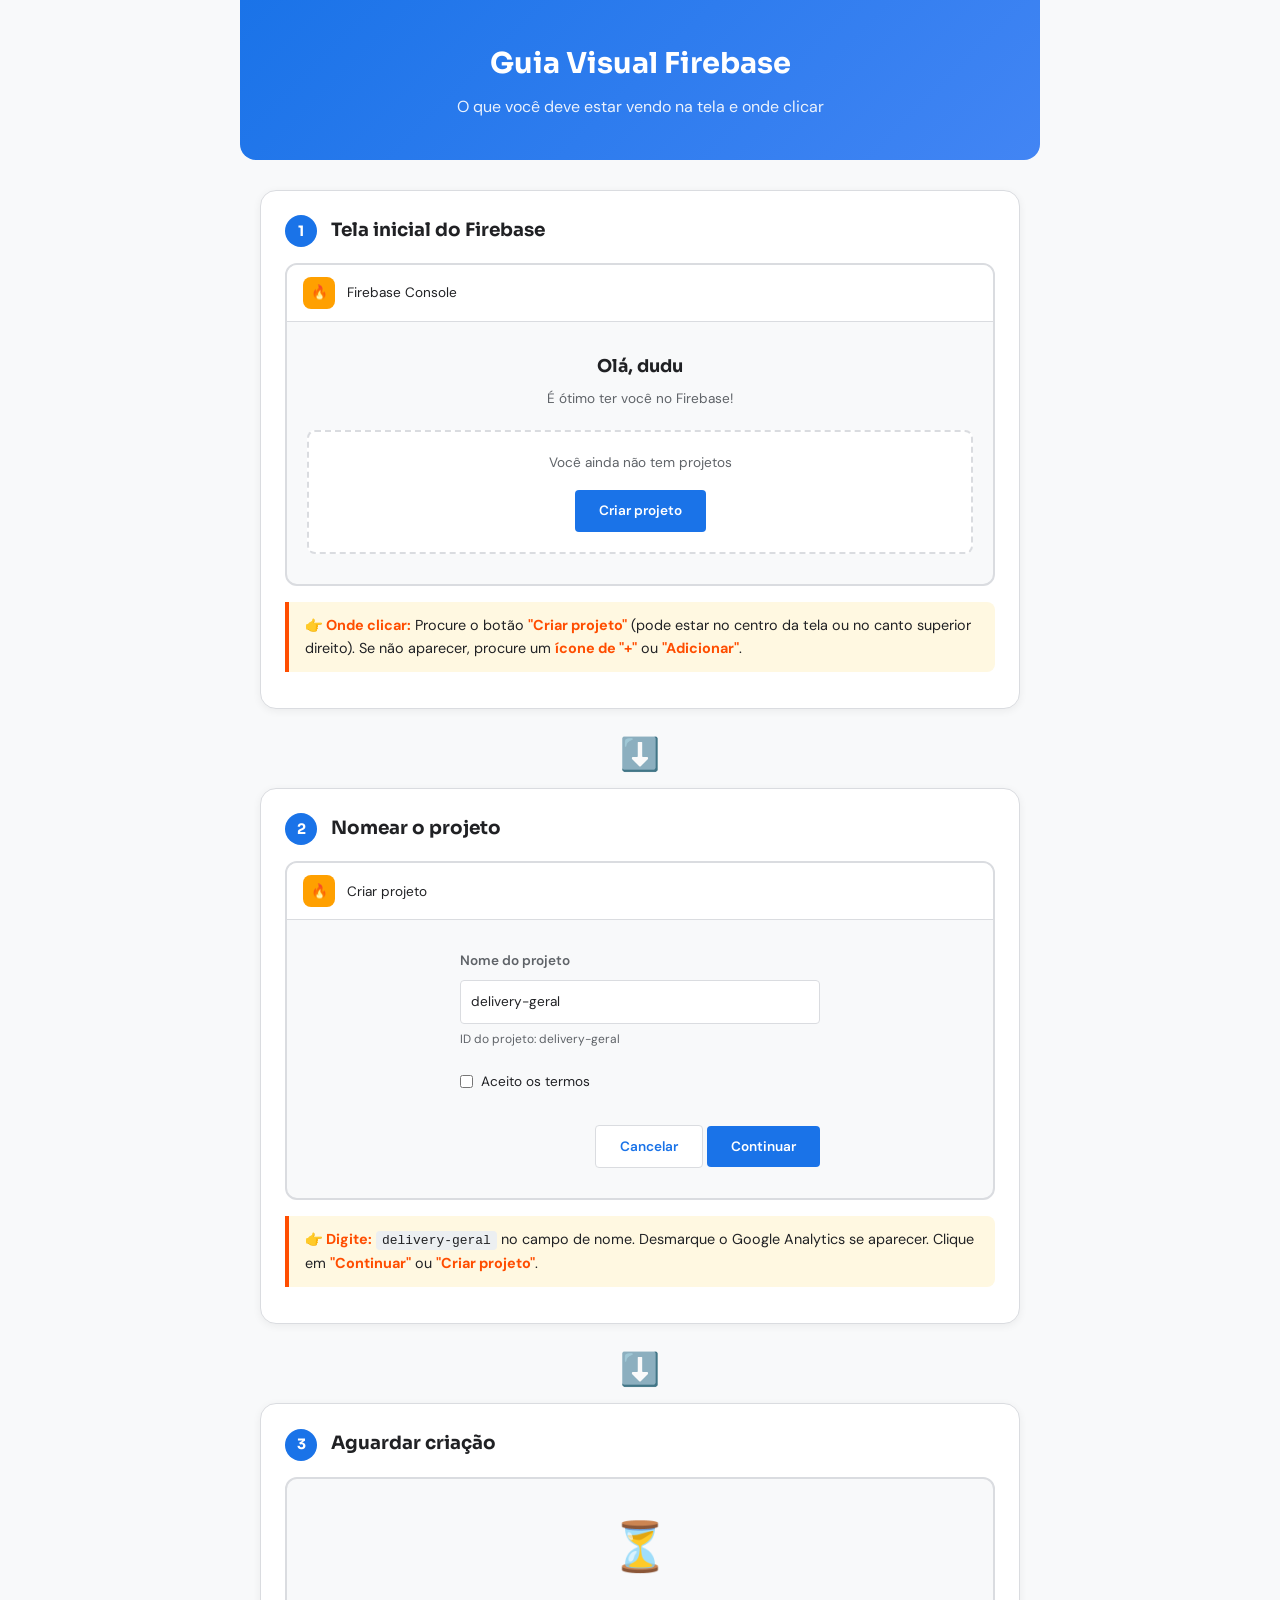
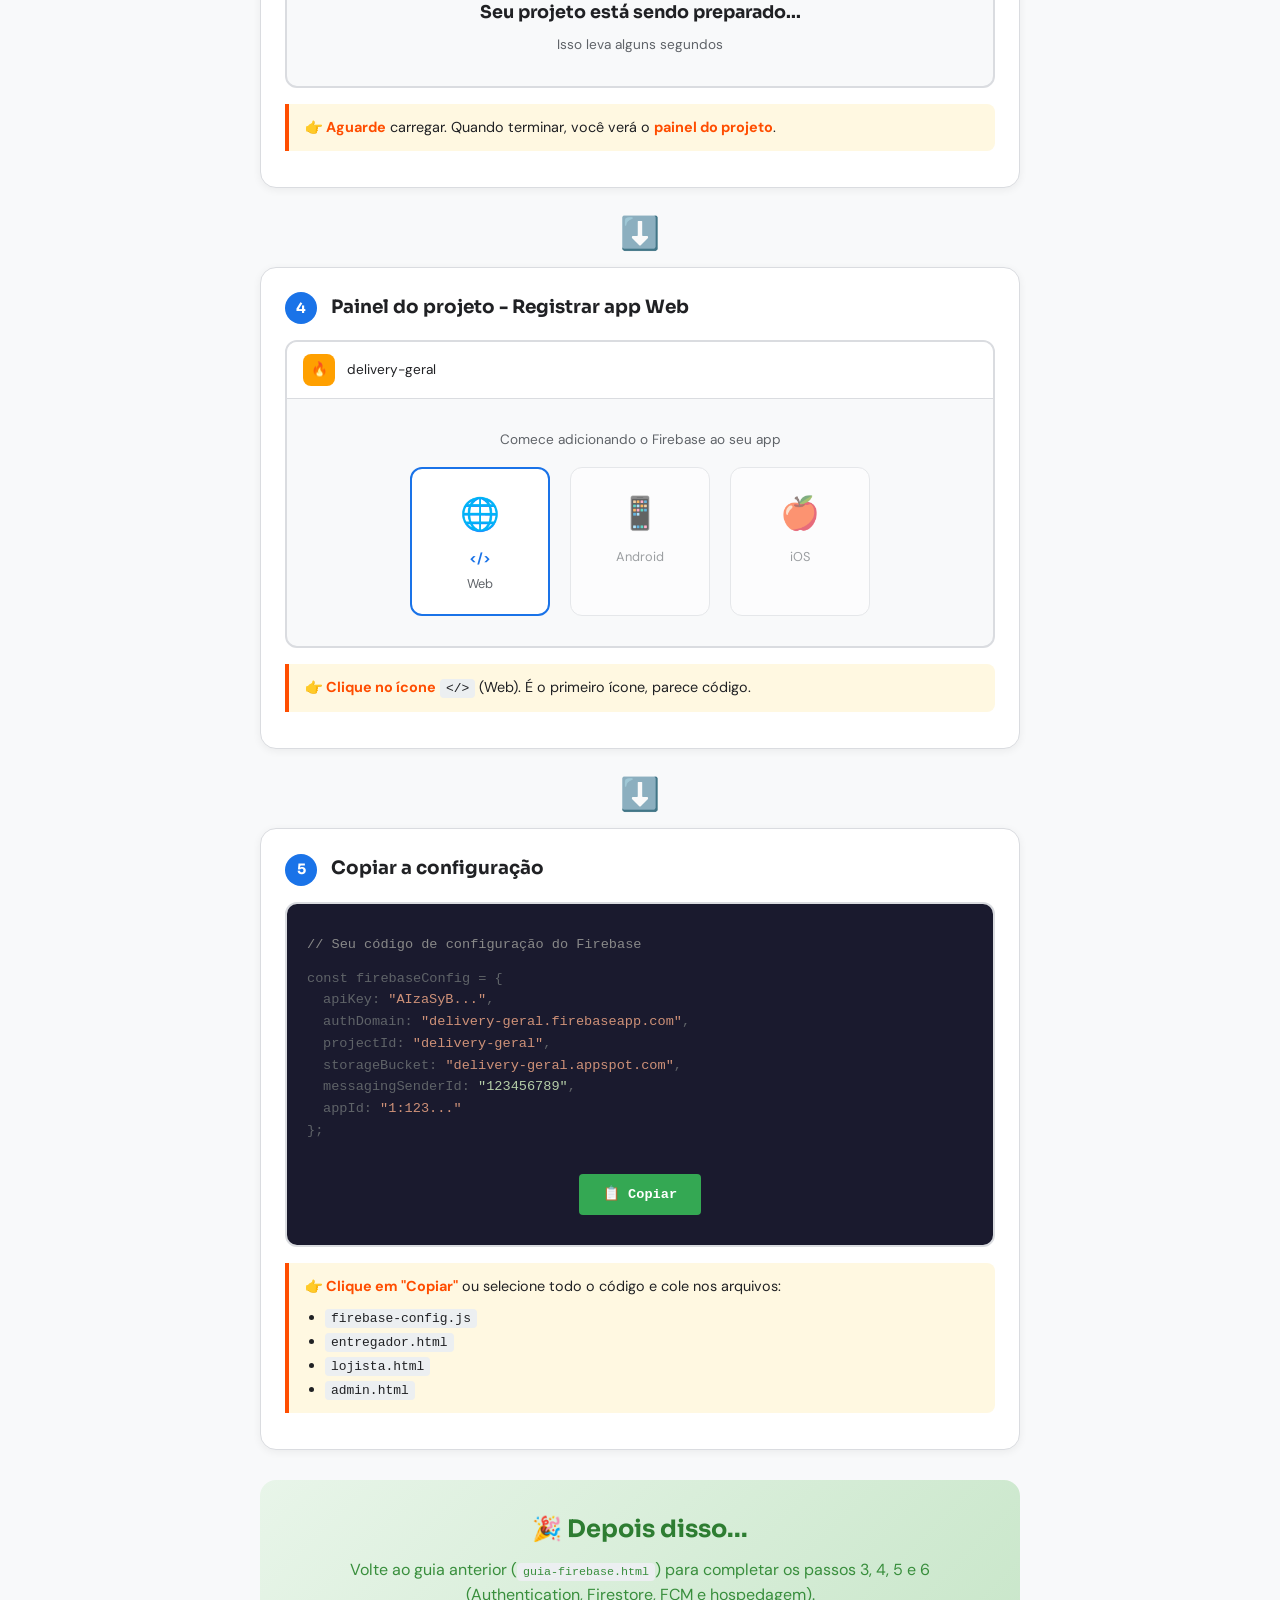
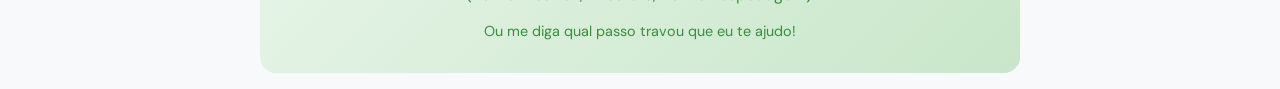
<file: guia-visual.html>
<!DOCTYPE html>
<html lang="pt-BR">
<head>
    <meta charset="UTF-8">
    <meta name="viewport" content="width=device-width, initial-scale=1.0">
    <title>Firebase - Passo a Passo Visual</title>
    <link href="https://fonts.googleapis.com/css2?family=Sora:wght@400;600;700;800&family=DM+Sans:wght@400;500;700&display=swap" rel="stylesheet">
    <style>
        :root {
            --primary: #FF4D00;
            --blue: #1A73E8;
            --green: #34A853;
            --bg: #F8F9FA;
            --surface: #FFFFFF;
            --text: #202124;
            --text-2: #5F6368;
            --border: #DADCE0;
            --radius: 16px;
        }
        * { margin: 0; padding: 0; box-sizing: border-box; }
        body {
            font-family: 'DM Sans', sans-serif;
            background: var(--bg);
            color: var(--text);
            line-height: 1.6;
        }
        .container { max-width: 800px; margin: 0 auto; padding: 20px; }
        
        .header {
            text-align: center;
            padding: 40px 20px;
            background: linear-gradient(135deg, var(--blue), #4285F4);
            color: white;
            border-radius: 0 0 var(--radius) var(--radius);
            margin: -20px -20px 30px;
        }
        .header h1 { font-family: 'Sora', sans-serif; font-size: 1.8rem; }
        .header p { opacity: 0.9; margin-top: 8px; }
        
        .step {
            background: var(--surface);
            border-radius: var(--radius);
            padding: 24px;
            margin-bottom: 20px;
            box-shadow: 0 2px 8px rgba(0,0,0,0.06);
            border: 1px solid var(--border);
        }
        .step-num {
            display: inline-flex;
            width: 32px;
            height: 32px;
            background: var(--blue);
            color: white;
            border-radius: 50%;
            align-items: center;
            justify-content: center;
            font-family: 'Sora', sans-serif;
            font-weight: 700;
            font-size: 0.9rem;
            margin-right: 10px;
        }
        .step h2 {
            font-family: 'Sora', sans-serif;
            font-size: 1.15rem;
            display: inline;
        }
        
        /* Simulação de tela do Firebase */
        .screen-sim {
            background: #F8F9FA;
            border: 2px solid var(--border);
            border-radius: 12px;
            margin: 16px 0;
            overflow: hidden;
            font-size: 0.85rem;
        }
        .screen-header {
            background: white;
            padding: 12px 16px;
            border-bottom: 1px solid var(--border);
            display: flex;
            align-items: center;
            gap: 12px;
        }
        .screen-header .logo {
            width: 32px;
            height: 32px;
            background: #FFA000;
            border-radius: 8px;
            display: flex;
            align-items: center;
            justify-content: center;
            color: white;
            font-weight: bold;
        }
        .screen-body {
            padding: 30px 20px;
            text-align: center;
        }
        .screen-body h3 {
            font-family: 'Sora', sans-serif;
            font-size: 1.1rem;
            margin-bottom: 8px;
        }
        .screen-body p {
            color: var(--text-2);
            font-size: 0.85rem;
        }
        
        /* Botões simulados */
        .btn-sim {
            display: inline-block;
            padding: 10px 24px;
            border-radius: 4px;
            font-weight: 600;
            font-size: 0.85rem;
            margin-top: 16px;
            cursor: default;
        }
        .btn-blue {
            background: var(--blue);
            color: white;
        }
        .btn-green {
            background: var(--green);
            color: white;
        }
        .btn-white {
            background: white;
            color: var(--blue);
            border: 1px solid var(--border);
        }
        
        .highlight {
            background: #FFF8E1;
            border-left: 4px solid var(--primary);
            padding: 12px 16px;
            border-radius: 0 8px 8px 0;
            margin: 12px 0;
            font-size: 0.9rem;
        }
        .highlight strong {
            color: var(--primary);
        }
        
        .arrow {
            text-align: center;
            font-size: 2rem;
            color: var(--text-3);
            margin: 8px 0;
        }
        
        .final-box {
            background: linear-gradient(135deg, #E8F5E9, #C8E6C9);
            border-radius: var(--radius);
            padding: 30px;
            text-align: center;
            margin-top: 30px;
        }
        .final-box h2 {
            font-family: 'Sora', sans-serif;
            color: #2E7D32;
        }
        .final-box p {
            color: #388E3C;
            margin-top: 8px;
        }
        
        code {
            background: #ECEFF1;
            padding: 2px 6px;
            border-radius: 4px;
            font-family: monospace;
            font-size: 0.9em;
        }
    </style>
</head>
<body>

<div class="container">
    <div class="header">
        <h1>Guia Visual Firebase</h1>
        <p>O que você deve estar vendo na tela e onde clicar</p>
    </div>

    <!-- PASSO 1 -->
    <div class="step">
        <span class="step-num">1</span>
        <h2>Tela inicial do Firebase</h2>
        
        <div class="screen-sim">
            <div class="screen-header">
                <div class="logo">🔥</div>
                <span>Firebase Console</span>
            </div>
            <div class="screen-body">
                <h3>Olá, dudu</h3>
                <p>É ótimo ter você no Firebase!</p>
                <div style="margin-top: 20px; padding: 20px; background: white; border-radius: 8px; border: 2px dashed var(--border);">
                    <p style="color: var(--text-2);">Você ainda não tem projetos</p>
                    <div class="btn-sim btn-blue">Criar projeto</div>
                </div>
            </div>
        </div>
        
        <div class="highlight">
            <strong>👉 Onde clicar:</strong> Procure o botão <strong>"Criar projeto"</strong> (pode estar no centro da tela ou no canto superior direito). Se não aparecer, procure um <strong>ícone de "+"</strong> ou <strong>"Adicionar"</strong>.
        </div>
    </div>

    <div class="arrow">⬇️</div>

    <!-- PASSO 2 -->
    <div class="step">
        <span class="step-num">2</span>
        <h2>Nomear o projeto</h2>
        
        <div class="screen-sim">
            <div class="screen-header">
                <div class="logo">🔥</div>
                <span>Criar projeto</span>
            </div>
            <div class="screen-body" style="text-align: left; max-width: 400px; margin: 0 auto;">
                <p style="margin-bottom: 8px; font-weight: 600;">Nome do projeto</p>
                <div style="border: 1px solid var(--border); padding: 10px; border-radius: 4px; background: white;">
                    delivery-geral
                </div>
                <p style="font-size: 0.75rem; color: var(--text-2); margin-top: 6px;">ID do projeto: delivery-geral</p>
                <br>
                <label style="display: flex; align-items: center; gap: 8px; font-size: 0.85rem;">
                    <input type="checkbox"> Aceito os termos
                </label>
                <div style="text-align: right; margin-top: 16px;">
                    <span class="btn-sim btn-white">Cancelar</span>
                    <span class="btn-sim btn-blue">Continuar</span>
                </div>
            </div>
        </div>
        
        <div class="highlight">
            <strong>👉 Digite:</strong> <code>delivery-geral</code> no campo de nome. Desmarque o Google Analytics se aparecer. Clique em <strong>"Continuar"</strong> ou <strong>"Criar projeto"</strong>.
        </div>
    </div>

    <div class="arrow">⬇️</div>

    <!-- PASSO 3 -->
    <div class="step">
        <span class="step-num">3</span>
        <h2>Aguardar criação</h2>
        
        <div class="screen-sim">
            <div class="screen-body">
                <div style="font-size: 3rem; margin-bottom: 12px;">⏳</div>
                <h3>Seu projeto está sendo preparado...</h3>
                <p style="margin-top: 8px;">Isso leva alguns segundos</p>
            </div>
        </div>
        
        <div class="highlight">
            <strong>👉 Aguarde</strong> carregar. Quando terminar, você verá o <strong>painel do projeto</strong>.
        </div>
    </div>

    <div class="arrow">⬇️</div>

    <!-- PASSO 4 -->
    <div class="step">
        <span class="step-num">4</span>
        <h2>Painel do projeto - Registrar app Web</h2>
        
        <div class="screen-sim">
            <div class="screen-header">
                <div class="logo">🔥</div>
                <span>delivery-geral</span>
            </div>
            <div class="screen-body">
                <p style="color: var(--text-2); margin-bottom: 16px;">Comece adicionando o Firebase ao seu app</p>
                <div style="display: flex; gap: 20px; justify-content: center; flex-wrap: wrap;">
                    <div style="padding: 20px; background: white; border-radius: 12px; border: 2px solid var(--blue); width: 140px;">
                        <div style="font-size: 2rem; margin-bottom: 8px;">🌐</div>
                        <strong style="color: var(--blue);">&lt;/&gt;</strong>
                        <p style="font-size: 0.8rem; margin-top: 4px;">Web</p>
                    </div>
                    <div style="padding: 20px; background: white; border-radius: 12px; border: 1px solid var(--border); width: 140px; opacity: 0.6;">
                        <div style="font-size: 2rem; margin-bottom: 8px;">📱</div>
                        <p style="font-size: 0.8rem;">Android</p>
                    </div>
                    <div style="padding: 20px; background: white; border-radius: 12px; border: 1px solid var(--border); width: 140px; opacity: 0.6;">
                        <div style="font-size: 2rem; margin-bottom: 8px;">🍎</div>
                        <p style="font-size: 0.8rem;">iOS</p>
                    </div>
                </div>
            </div>
        </div>
        
        <div class="highlight">
            <strong>👉 Clique no ícone</strong> <code>&lt;/&gt;</code> (Web). É o primeiro ícone, parece código.
        </div>
    </div>

    <div class="arrow">⬇️</div>

    <!-- PASSO 5 -->
    <div class="step">
        <span class="step-num">5</span>
        <h2>Copiar a configuração</h2>
        
        <div class="screen-sim">
            <div class="screen-body" style="text-align: left; background: #1A1A2E; color: #E0E0E0; font-family: monospace;">
                <p style="color: #888; margin-bottom: 12px;">// Seu código de configuração do Firebase</p>
                <p>const firebaseConfig = {</p>
                <p style="padding-left: 16px;">apiKey: <span style="color: #CE9178;">"AIzaSyB..."</span>,</p>
                <p style="padding-left: 16px;">authDomain: <span style="color: #CE9178;">"delivery-geral.firebaseapp.com"</span>,</p>
                <p style="padding-left: 16px;">projectId: <span style="color: #CE9178;">"delivery-geral"</span>,</p>
                <p style="padding-left: 16px;">storageBucket: <span style="color: #CE9178;">"delivery-geral.appspot.com"</span>,</p>
                <p style="padding-left: 16px;">messagingSenderId: <span style="color: #B5CEA8;">"123456789"</span>,</p>
                <p style="padding-left: 16px;">appId: <span style="color: #CE9178;">"1:123..."</span></p>
                <p>};</p>
                <div style="text-align: center; margin-top: 16px;">
                    <span class="btn-sim btn-green">📋 Copiar</span>
                </div>
            </div>
        </div>
        
        <div class="highlight">
            <strong>👉 Clique em "Copiar"</strong> ou selecione todo o código e cole nos arquivos:
            <ul style="margin-top: 8px; padding-left: 20px;">
                <li><code>firebase-config.js</code></li>
                <li><code>entregador.html</code></li>
                <li><code>lojista.html</code></li>
                <li><code>admin.html</code></li>
            </ul>
        </div>
    </div>

    <div class="final-box">
        <h2>🎉 Depois disso...</h2>
        <p>Volte ao guia anterior (<code>guia-firebase.html</code>) para completar os passos 3, 4, 5 e 6 (Authentication, Firestore, FCM e hospedagem).</p>
        <p style="margin-top: 12px; font-size: 0.9rem;">Ou me diga qual passo travou que eu te ajudo!</p>
    </div>
</div>

</body>
</html>
</file>
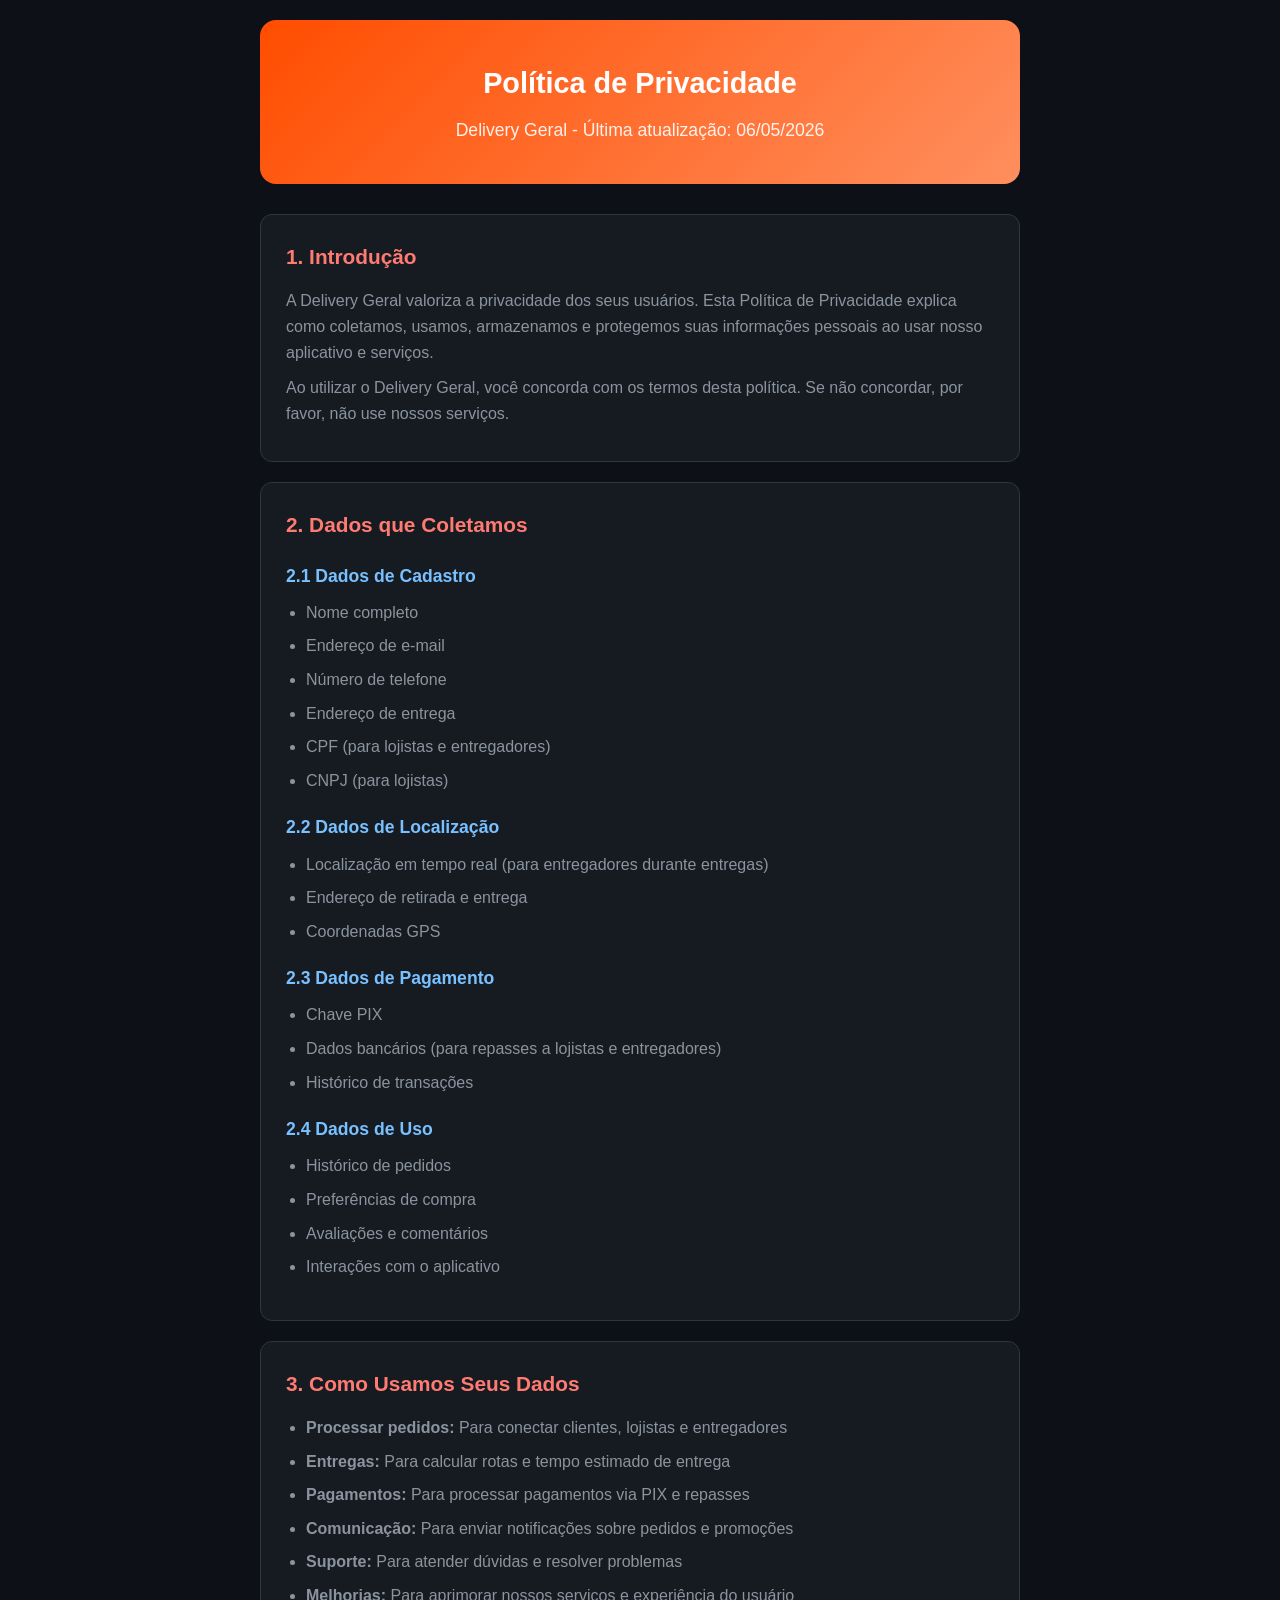
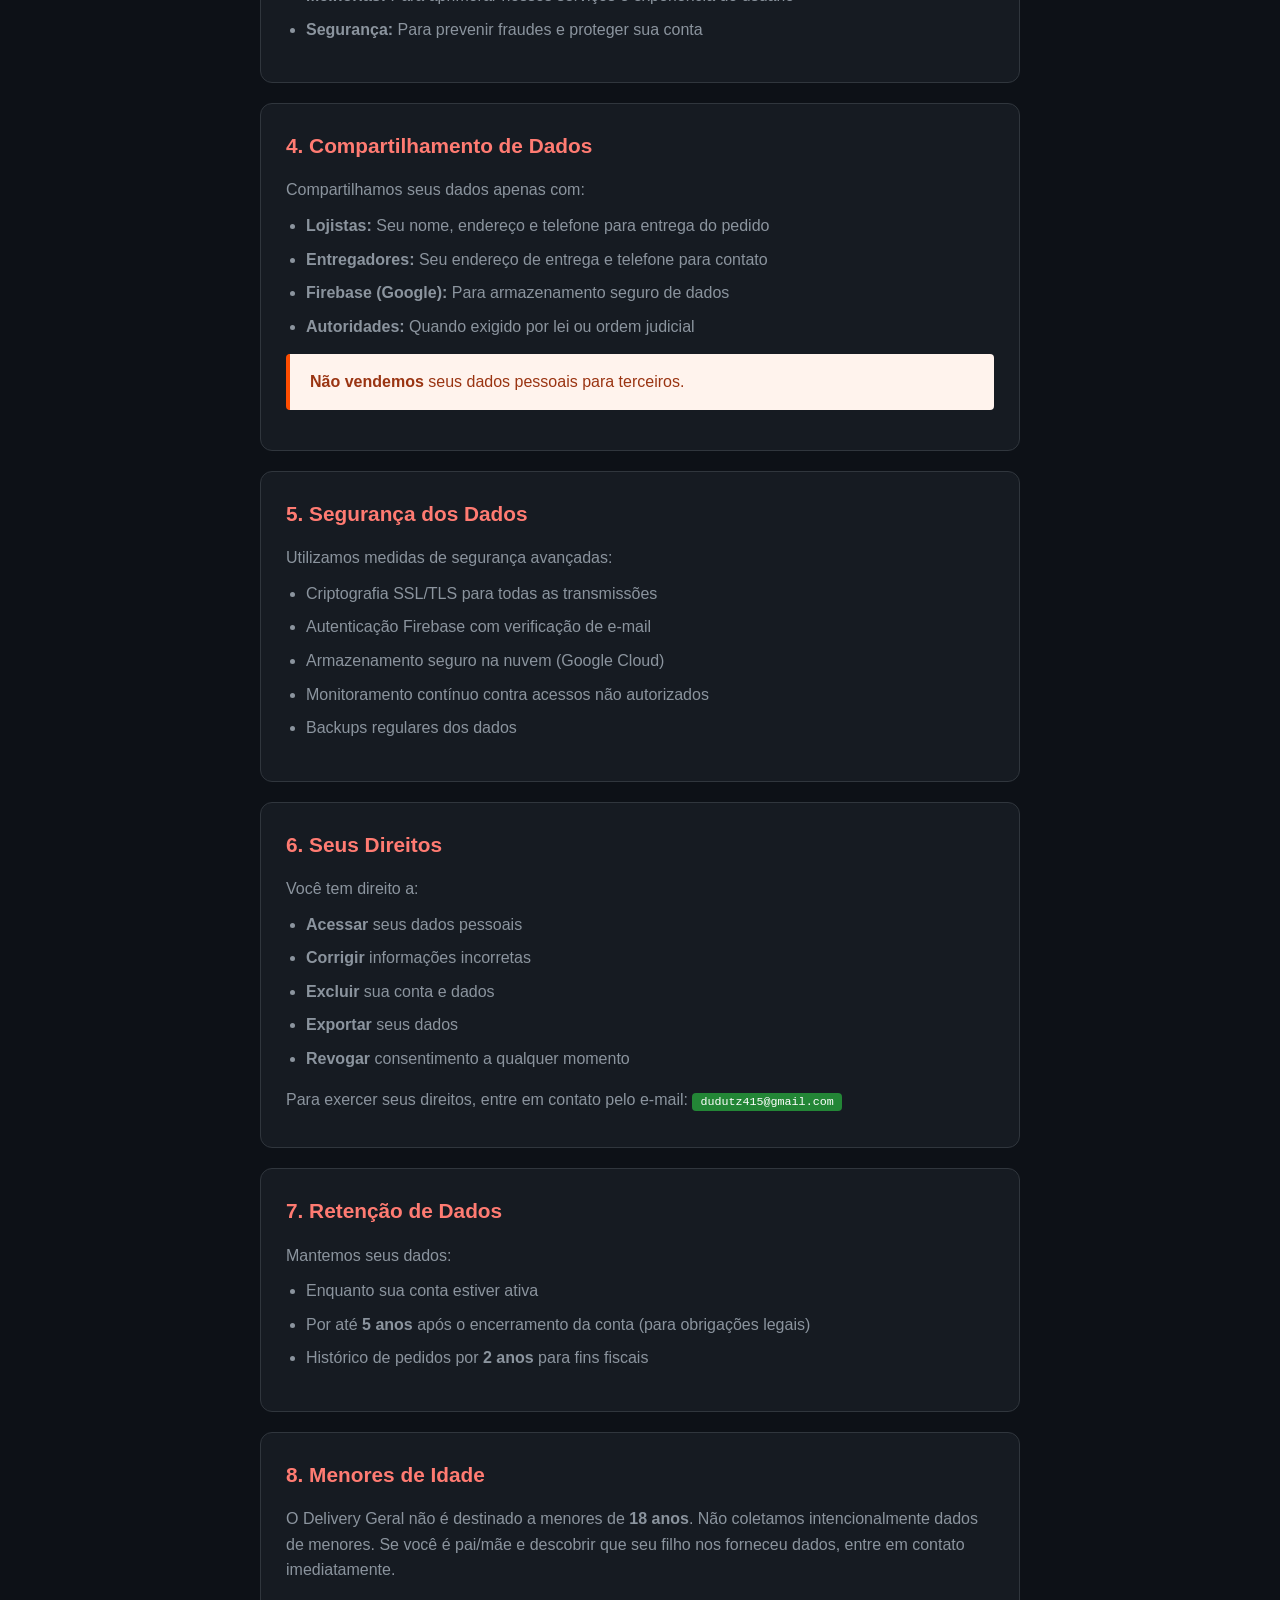
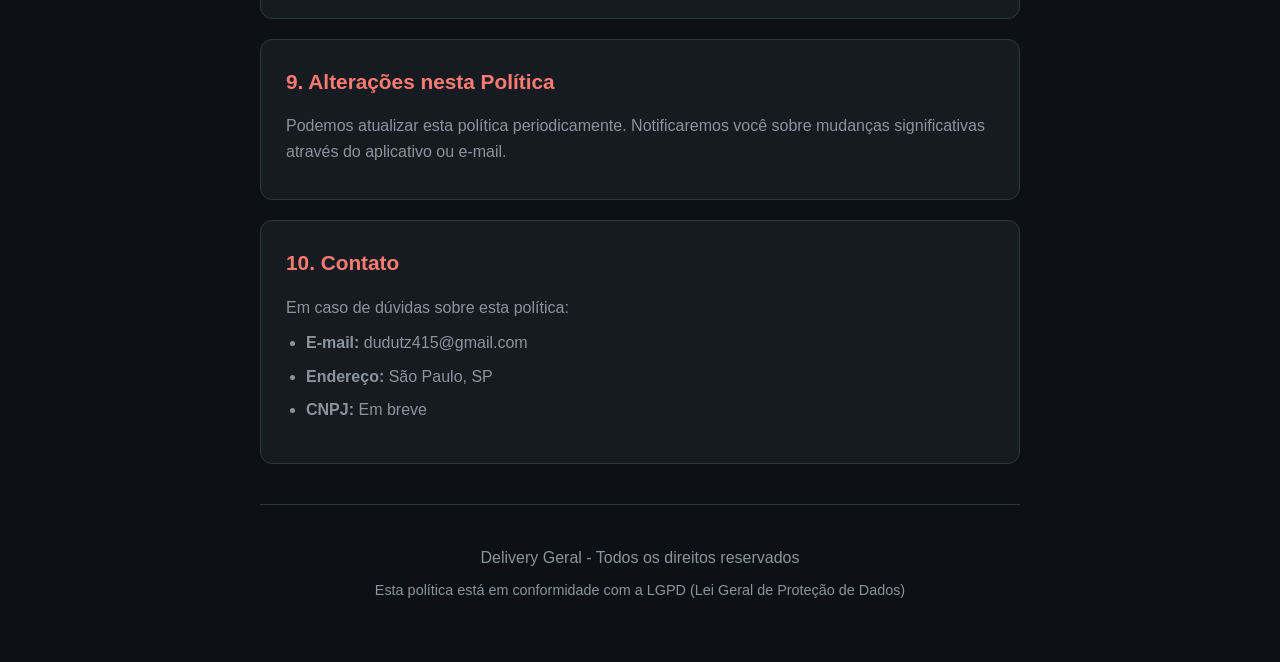
<file: privacidade.html>
<!DOCTYPE html>
<html lang="pt-BR">
<head>
    <meta charset="UTF-8">
    <meta name="viewport" content="width=device-width, initial-scale=1.0">
    <title>Política de Privacidade - Delivery Geral</title>
    <style>
        * { margin: 0; padding: 0; box-sizing: border-box; }
        body {
            font-family: 'Segoe UI', sans-serif;
            background: #0D1117;
            color: #E6EDF3;
            line-height: 1.6;
        }
        .container {
            max-width: 800px;
            margin: 0 auto;
            padding: 20px;
        }
        .header {
            text-align: center;
            padding: 40px 20px;
            background: linear-gradient(135deg, #FF4D00, #FF8F5E);
            border-radius: 16px;
            margin-bottom: 30px;
        }
        .header h1 {
            font-size: 1.8rem;
            margin-bottom: 10px;
            color: white;
        }
        .header p {
            color: rgba(255,255,255,0.9);
            font-size: 1.1rem;
        }
        .section {
            background: #161B22;
            border: 1px solid #30363D;
            border-radius: 12px;
            padding: 25px;
            margin-bottom: 20px;
        }
        .section h2 {
            color: #FF7B72;
            font-size: 1.3rem;
            margin-bottom: 15px;
        }
        .section h3 {
            color: #79C0FF;
            font-size: 1.1rem;
            margin: 20px 0 10px;
        }
        .section p, .section li {
            color: #8B949E;
            margin-bottom: 10px;
        }
        .section ul {
            padding-left: 20px;
            margin-bottom: 15px;
        }
        .section li {
            margin-bottom: 8px;
        }
        .highlight {
            background: #238636;
            color: white;
            padding: 2px 8px;
            border-radius: 4px;
            font-family: monospace;
            font-size: 0.9em;
        }
        .warning {
            background: #FFF3ED;
            border-left: 4px solid #FF4D00;
            padding: 15px 20px;
            border-radius: 4px;
            margin: 15px 0;
            color: #9A3412;
        }
        .footer {
            text-align: center;
            padding: 40px 20px;
            color: #8B949E;
            border-top: 1px solid #30363D;
            margin-top: 40px;
        }
        .link-highlight {
            color: #FF7B72;
            text-decoration: none;
            font-weight: 600;
        }
        @media (max-width: 600px) {
            .header h1 { font-size: 1.4rem; }
        }
    </style>
</head>
<body>
    <div class="container">
        <div class="header">
            <h1>Política de Privacidade</h1>
            <p>Delivery Geral - Última atualização: 06/05/2026</p>
        </div>

        <div class="section">
            <h2>1. Introdução</h2>
            <p>A Delivery Geral valoriza a privacidade dos seus usuários. Esta Política de Privacidade explica como coletamos, usamos, armazenamos e protegemos suas informações pessoais ao usar nosso aplicativo e serviços.</p>
            <p>Ao utilizar o Delivery Geral, você concorda com os termos desta política. Se não concordar, por favor, não use nossos serviços.</p>
        </div>

        <div class="section">
            <h2>2. Dados que Coletamos</h2>
            <h3>2.1 Dados de Cadastro</h3>
            <ul>
                <li>Nome completo</li>
                <li>Endereço de e-mail</li>
                <li>Número de telefone</li>
                <li>Endereço de entrega</li>
                <li>CPF (para lojistas e entregadores)</li>
                <li>CNPJ (para lojistas)</li>
            </ul>

            <h3>2.2 Dados de Localização</h3>
            <ul>
                <li>Localização em tempo real (para entregadores durante entregas)</li>
                <li>Endereço de retirada e entrega</li>
                <li>Coordenadas GPS</li>
            </ul>

            <h3>2.3 Dados de Pagamento</h3>
            <ul>
                <li>Chave PIX</li>
                <li>Dados bancários (para repasses a lojistas e entregadores)</li>
                <li>Histórico de transações</li>
            </ul>

            <h3>2.4 Dados de Uso</h3>
            <ul>
                <li>Histórico de pedidos</li>
                <li>Preferências de compra</li>
                <li>Avaliações e comentários</li>
                <li>Interações com o aplicativo</li>
            </ul>
        </div>

        <div class="section">
            <h2>3. Como Usamos Seus Dados</h2>
            <ul>
                <li><strong>Processar pedidos:</strong> Para conectar clientes, lojistas e entregadores</li>
                <li><strong>Entregas:</strong> Para calcular rotas e tempo estimado de entrega</li>
                <li><strong>Pagamentos:</strong> Para processar pagamentos via PIX e repasses</li>
                <li><strong>Comunicação:</strong> Para enviar notificações sobre pedidos e promoções</li>
                <li><strong>Suporte:</strong> Para atender dúvidas e resolver problemas</li>
                <li><strong>Melhorias:</strong> Para aprimorar nossos serviços e experiência do usuário</li>
                <li><strong>Segurança:</strong> Para prevenir fraudes e proteger sua conta</li>
            </ul>
        </div>

        <div class="section">
            <h2>4. Compartilhamento de Dados</h2>
            <p>Compartilhamos seus dados apenas com:</p>
            <ul>
                <li><strong>Lojistas:</strong> Seu nome, endereço e telefone para entrega do pedido</li>
                <li><strong>Entregadores:</strong> Seu endereço de entrega e telefone para contato</li>
                <li><strong>Firebase (Google):</strong> Para armazenamento seguro de dados</li>
                <li><strong>Autoridades:</strong> Quando exigido por lei ou ordem judicial</li>
            </ul>
            <div class="warning">
                <strong>Não vendemos</strong> seus dados pessoais para terceiros.
            </div>
        </div>

        <div class="section">
            <h2>5. Segurança dos Dados</h2>
            <p>Utilizamos medidas de segurança avançadas:</p>
            <ul>
                <li>Criptografia SSL/TLS para todas as transmissões</li>
                <li>Autenticação Firebase com verificação de e-mail</li>
                <li>Armazenamento seguro na nuvem (Google Cloud)</li>
                <li>Monitoramento contínuo contra acessos não autorizados</li>
                <li>Backups regulares dos dados</li>
            </ul>
        </div>

        <div class="section">
            <h2>6. Seus Direitos</h2>
            <p>Você tem direito a:</p>
            <ul>
                <li><strong>Acessar</strong> seus dados pessoais</li>
                <li><strong>Corrigir</strong> informações incorretas</li>
                <li><strong>Excluir</strong> sua conta e dados</li>
                <li><strong>Exportar</strong> seus dados</li>
                <li><strong>Revogar</strong> consentimento a qualquer momento</li>
            </ul>
            <p>Para exercer seus direitos, entre em contato pelo e-mail: <span class="highlight">dudutz415@gmail.com</span></p>
        </div>

        <div class="section">
            <h2>7. Retenção de Dados</h2>
            <p>Mantemos seus dados:</p>
            <ul>
                <li>Enquanto sua conta estiver ativa</li>
                <li>Por até <strong>5 anos</strong> após o encerramento da conta (para obrigações legais)</li>
                <li>Histórico de pedidos por <strong>2 anos</strong> para fins fiscais</li>
            </ul>
        </div>

        <div class="section">
            <h2>8. Menores de Idade</h2>
            <p>O Delivery Geral não é destinado a menores de <strong>18 anos</strong>. Não coletamos intencionalmente dados de menores. Se você é pai/mãe e descobrir que seu filho nos forneceu dados, entre em contato imediatamente.</p>
        </div>

        <div class="section">
            <h2>9. Alterações nesta Política</h2>
            <p>Podemos atualizar esta política periodicamente. Notificaremos você sobre mudanças significativas através do aplicativo ou e-mail.</p>
        </div>

        <div class="section">
            <h2>10. Contato</h2>
            <p>Em caso de dúvidas sobre esta política:</p>
            <ul>
                <li><strong>E-mail:</strong> dudutz415@gmail.com</li>
                <li><strong>Endereço:</strong> São Paulo, SP</li>
                <li><strong>CNPJ:</strong> Em breve</li>
            </ul>
        </div>

        <div class="footer">
            <p>Delivery Geral - Todos os direitos reservados</p>
            <p style="margin-top:8px; font-size:0.9rem;">Esta política está em conformidade com a LGPD (Lei Geral de Proteção de Dados)</p>
        </div>
    </div>
</body>
</html>
</file>
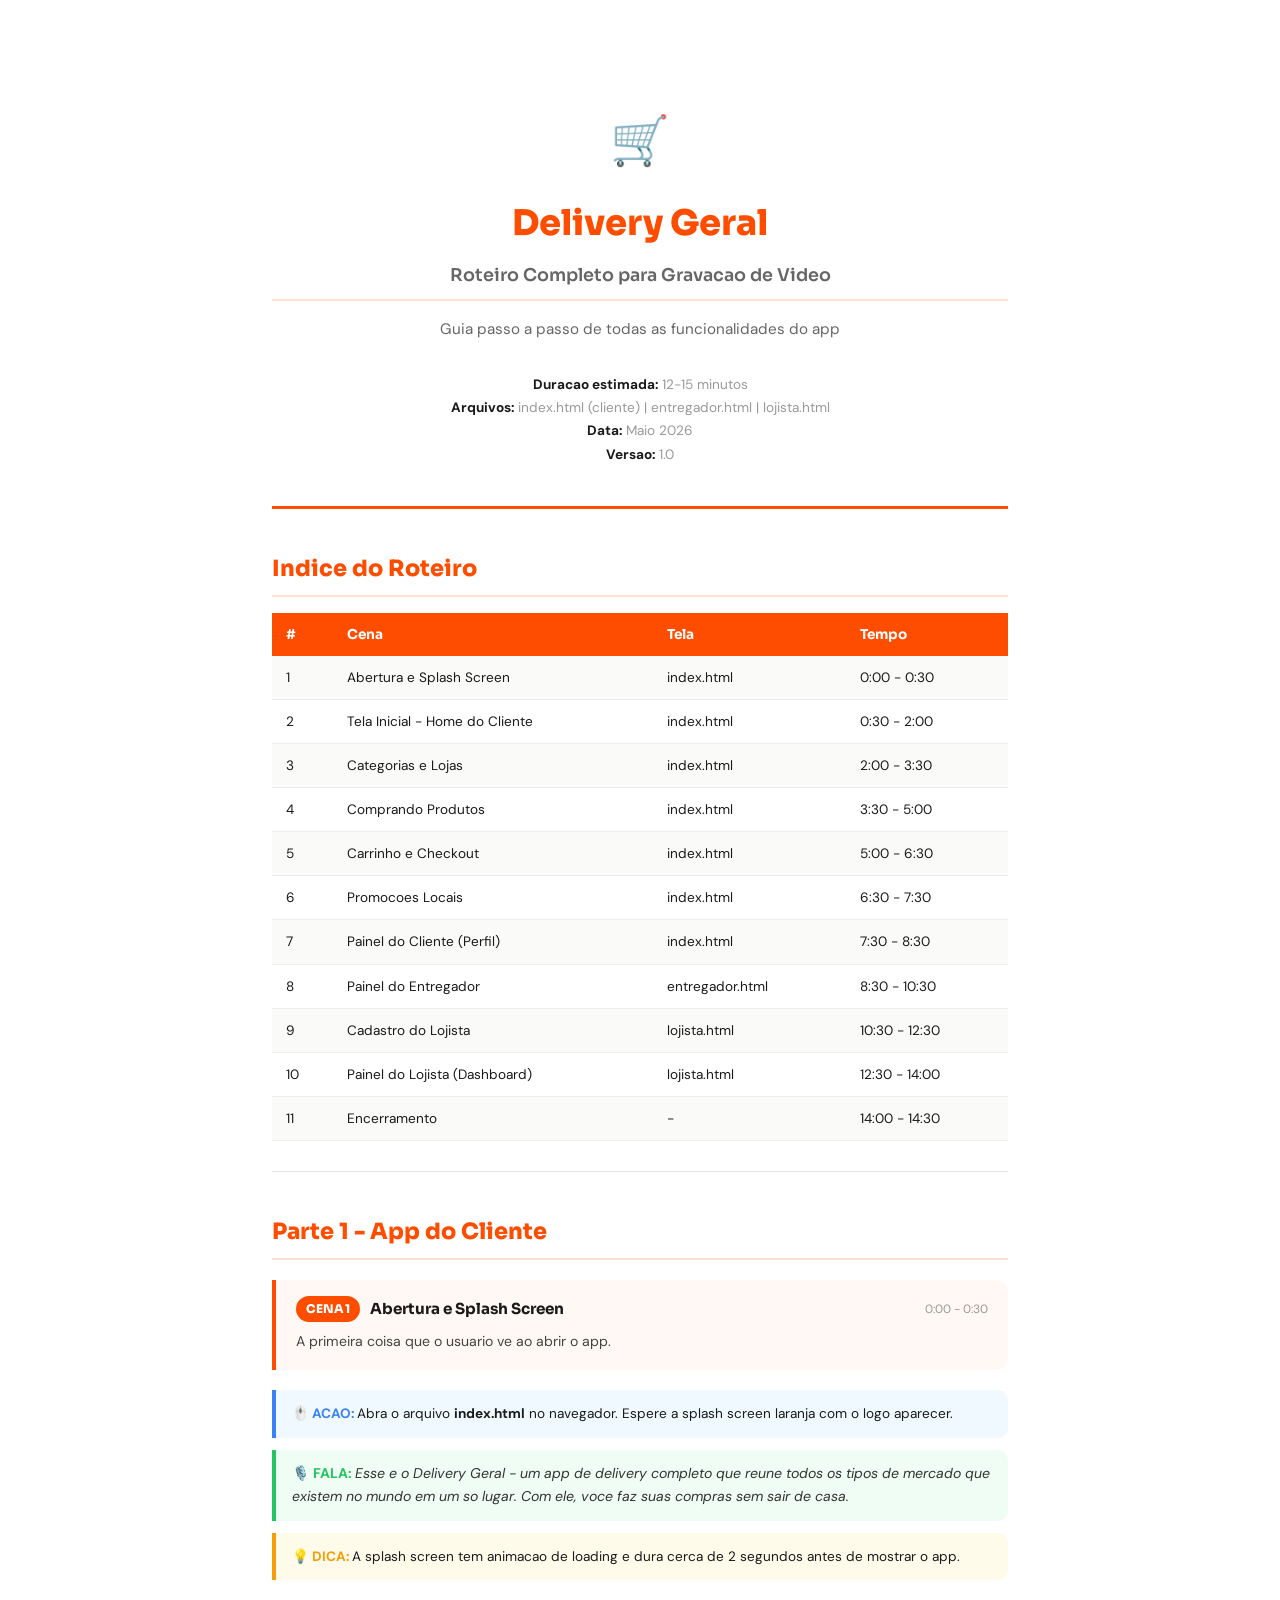
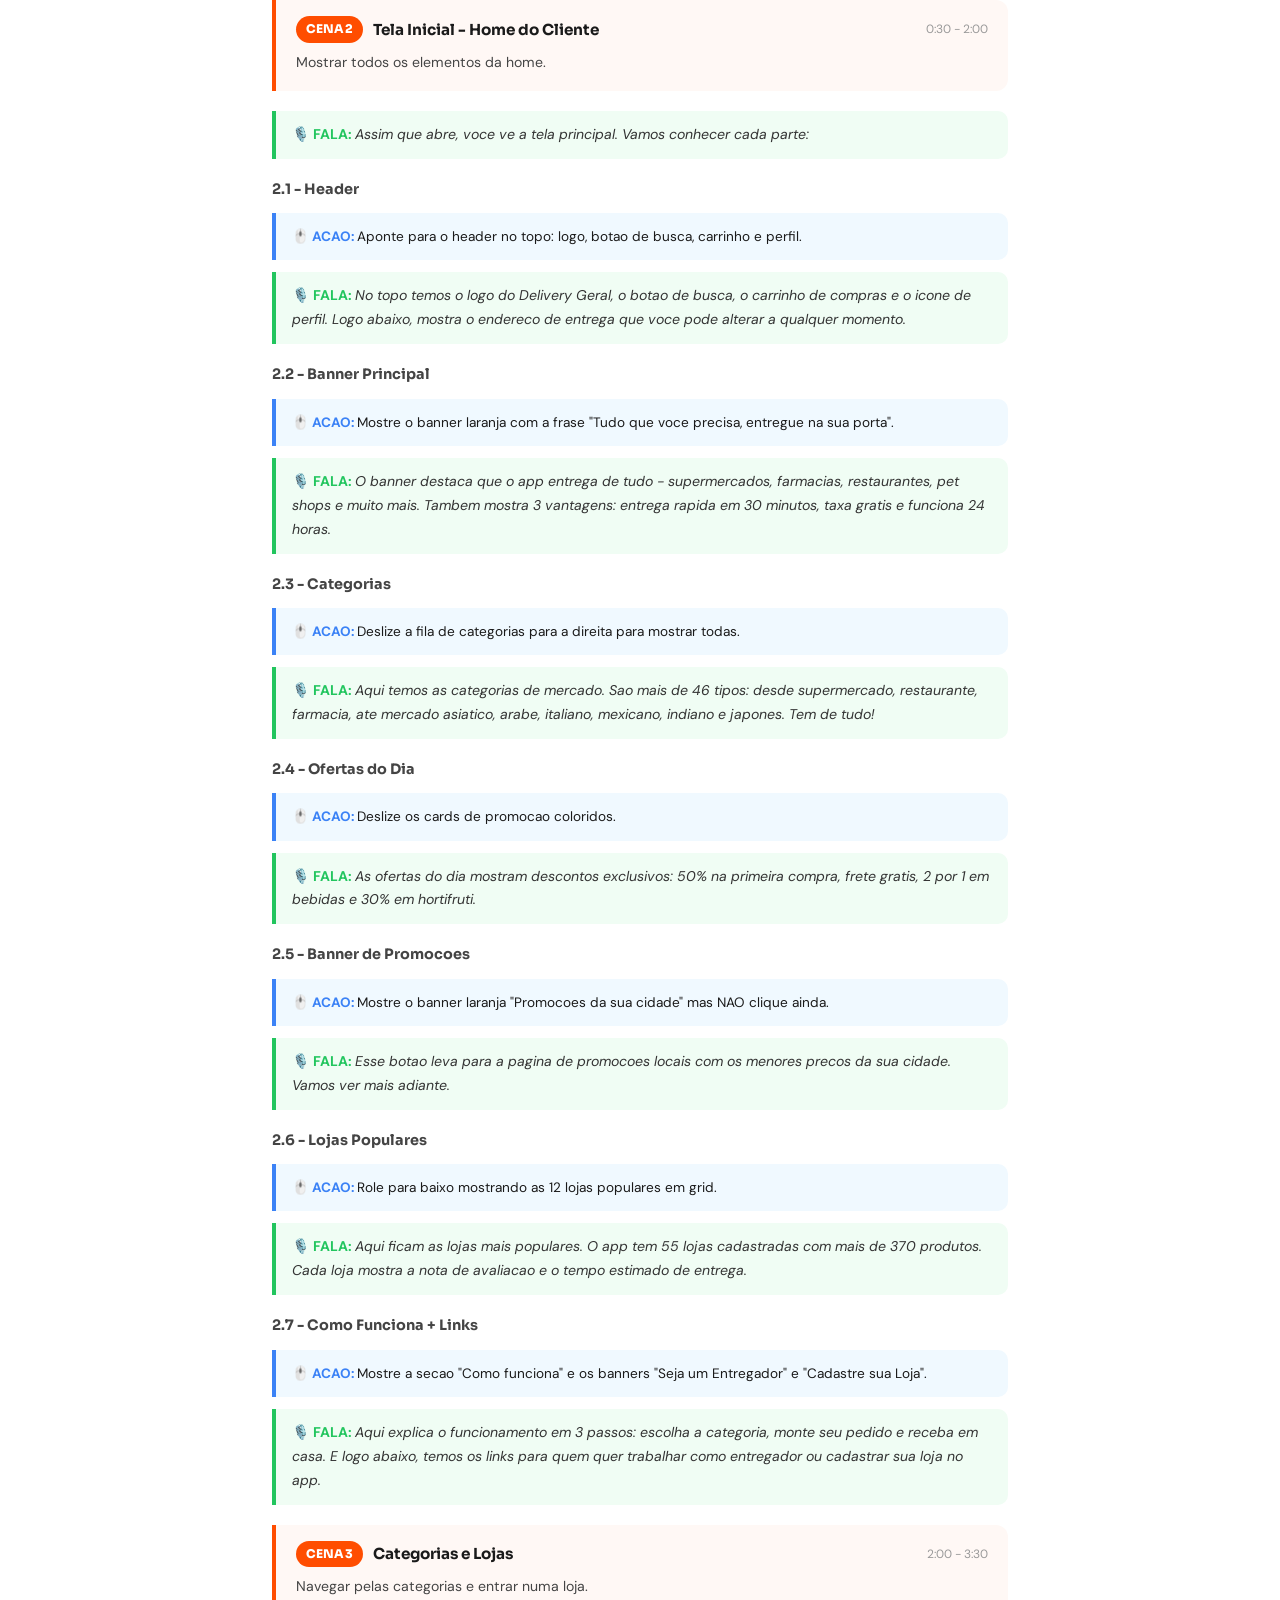
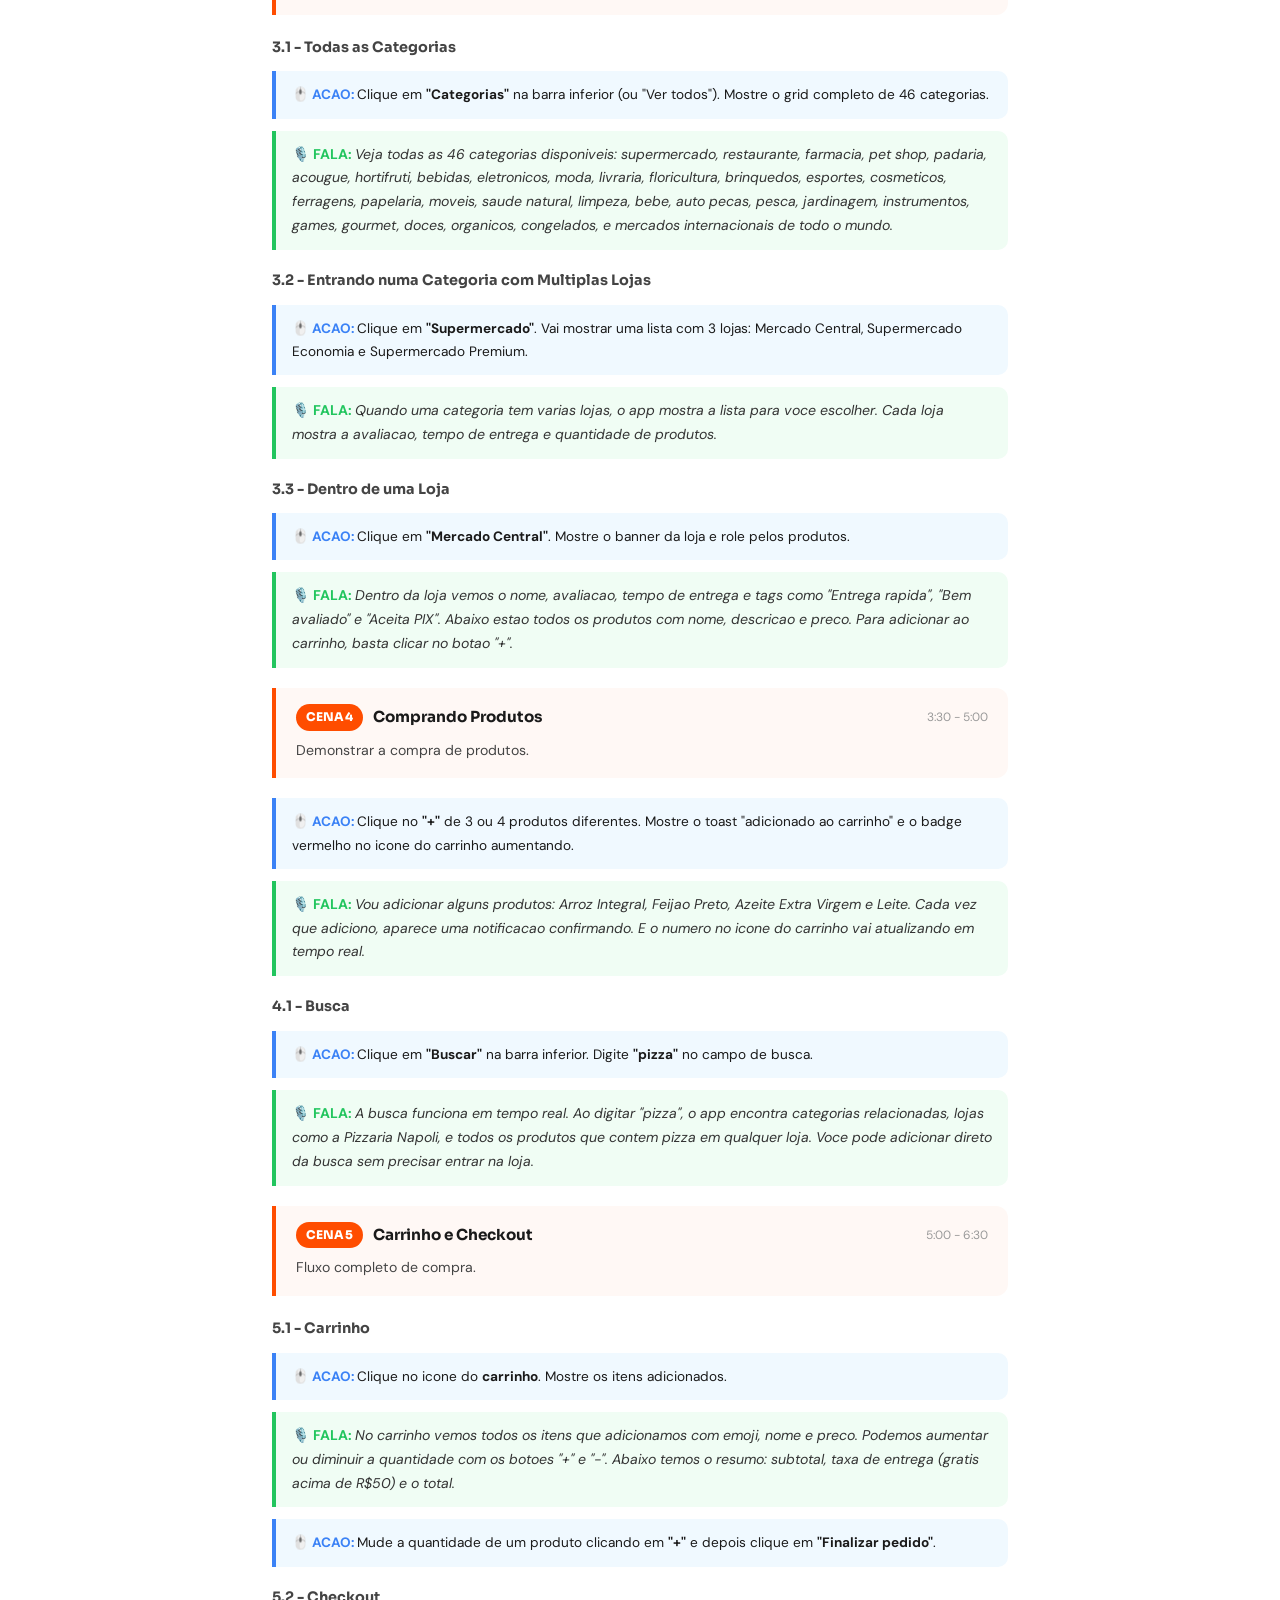
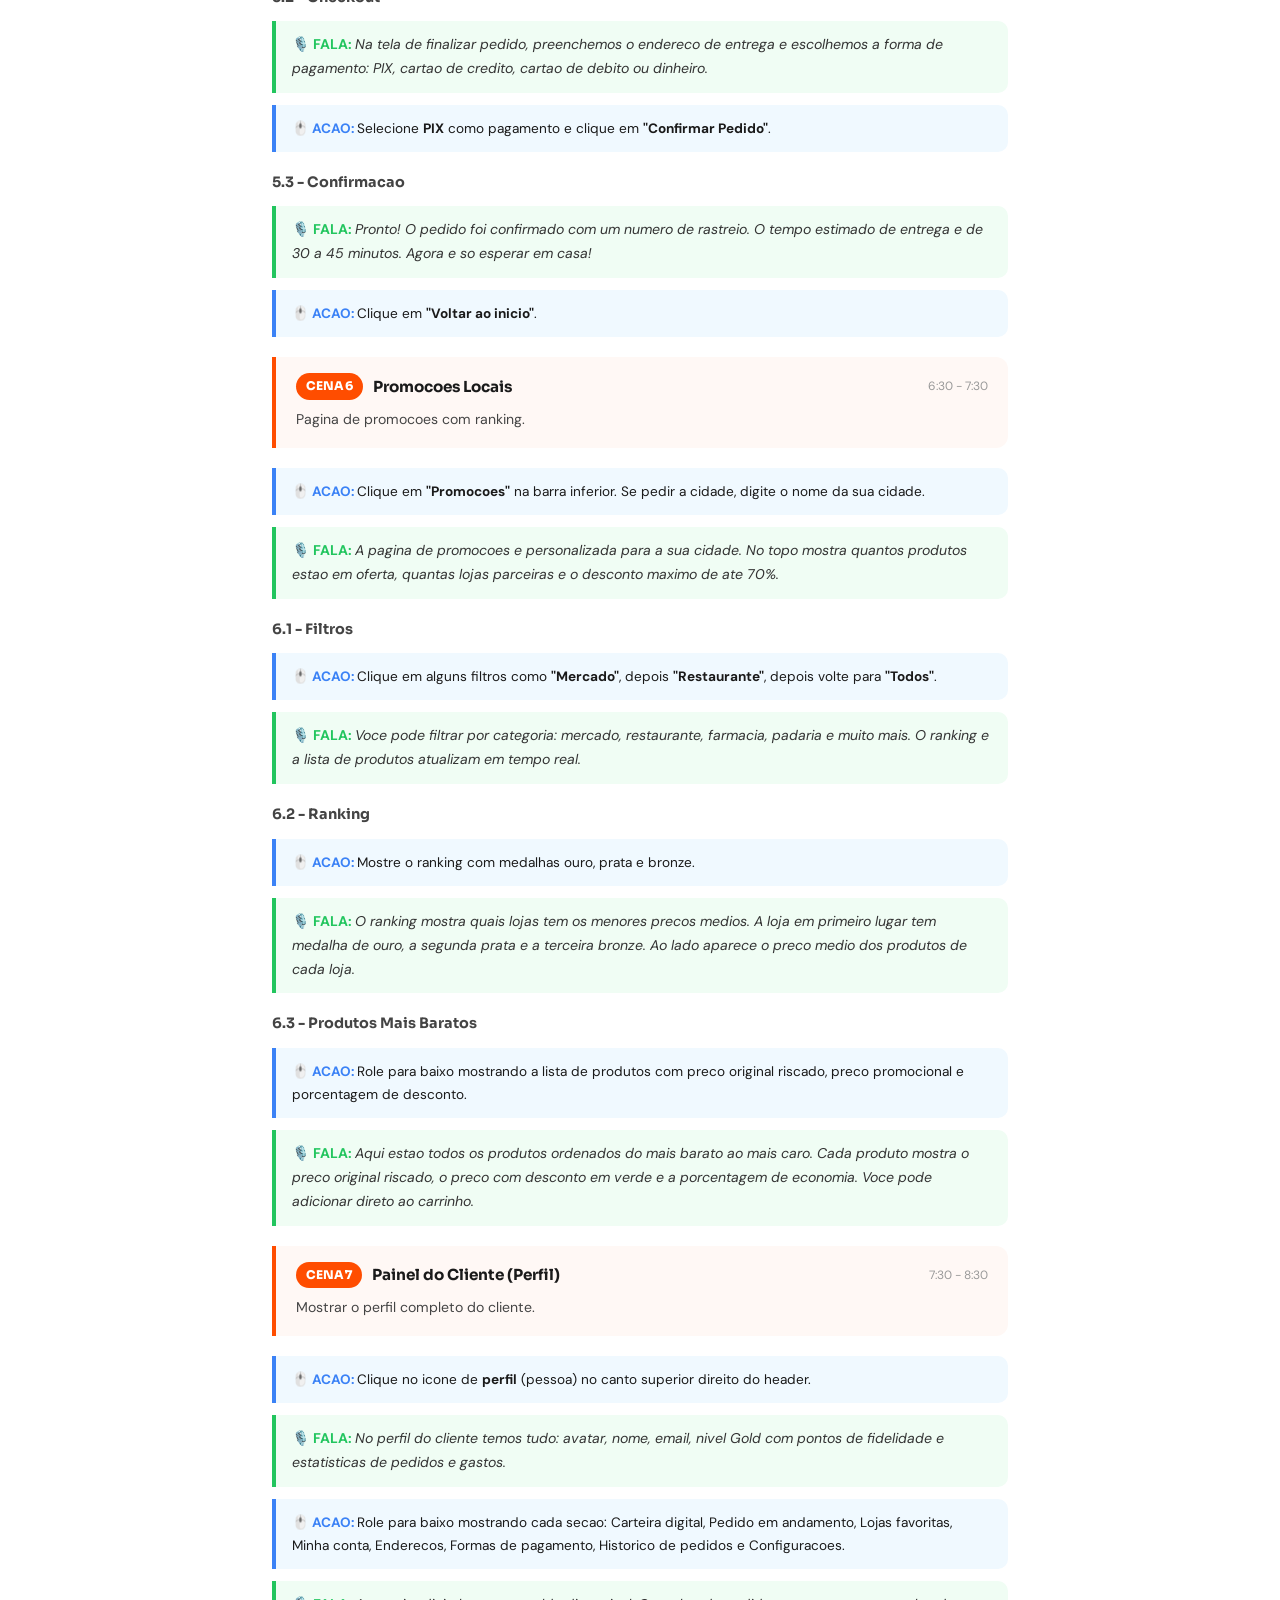
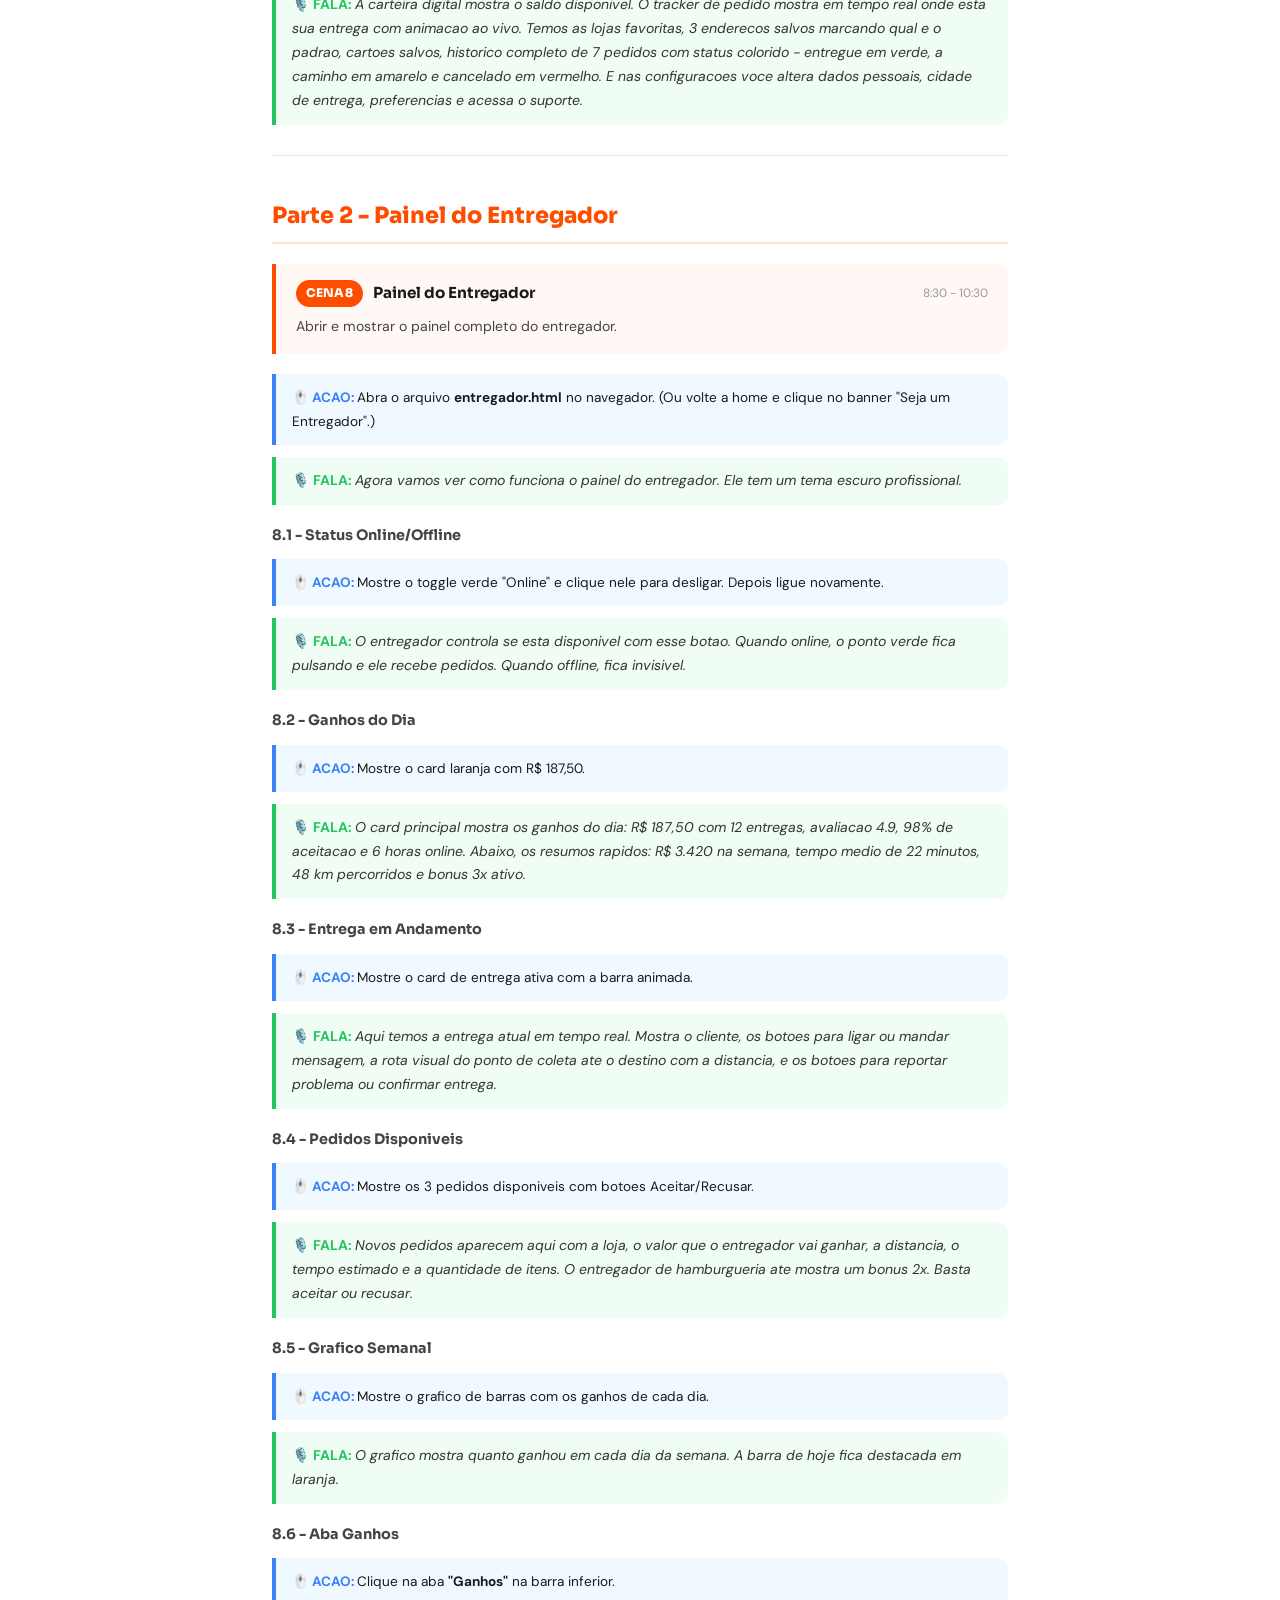
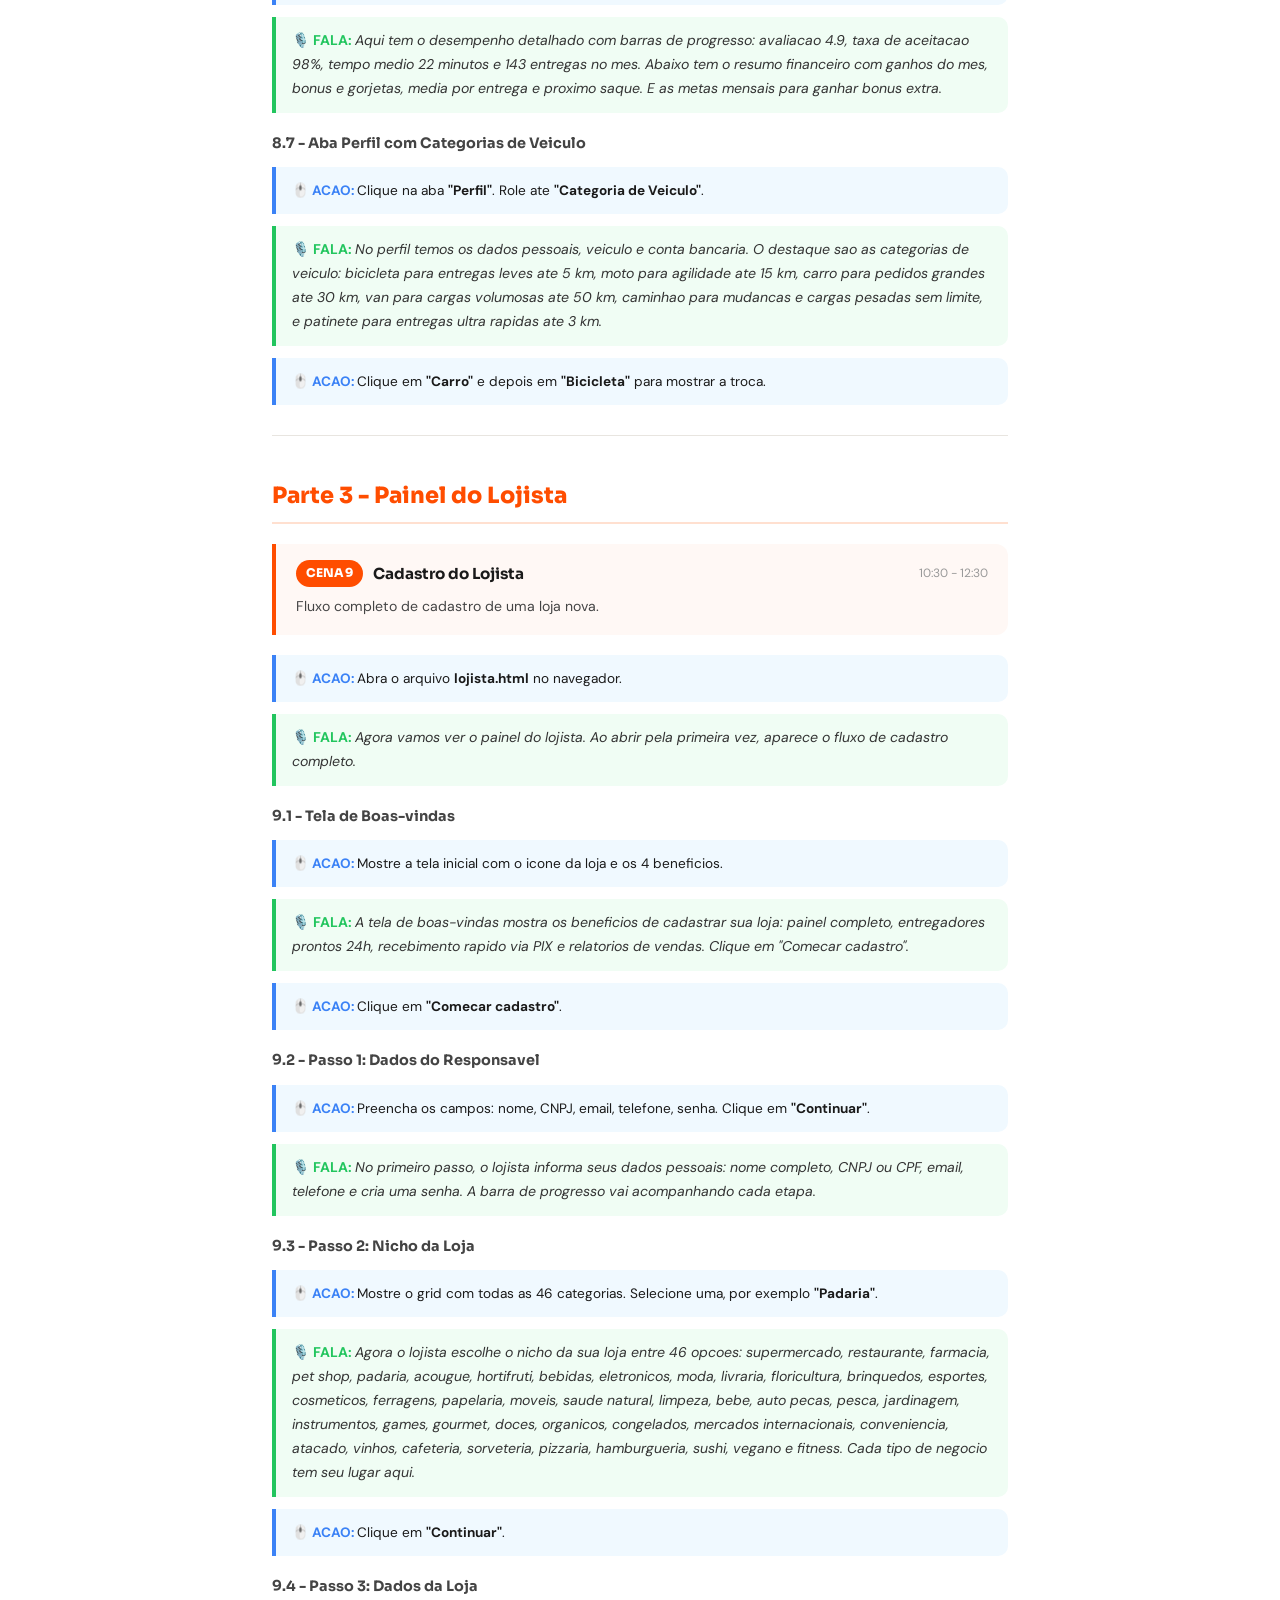
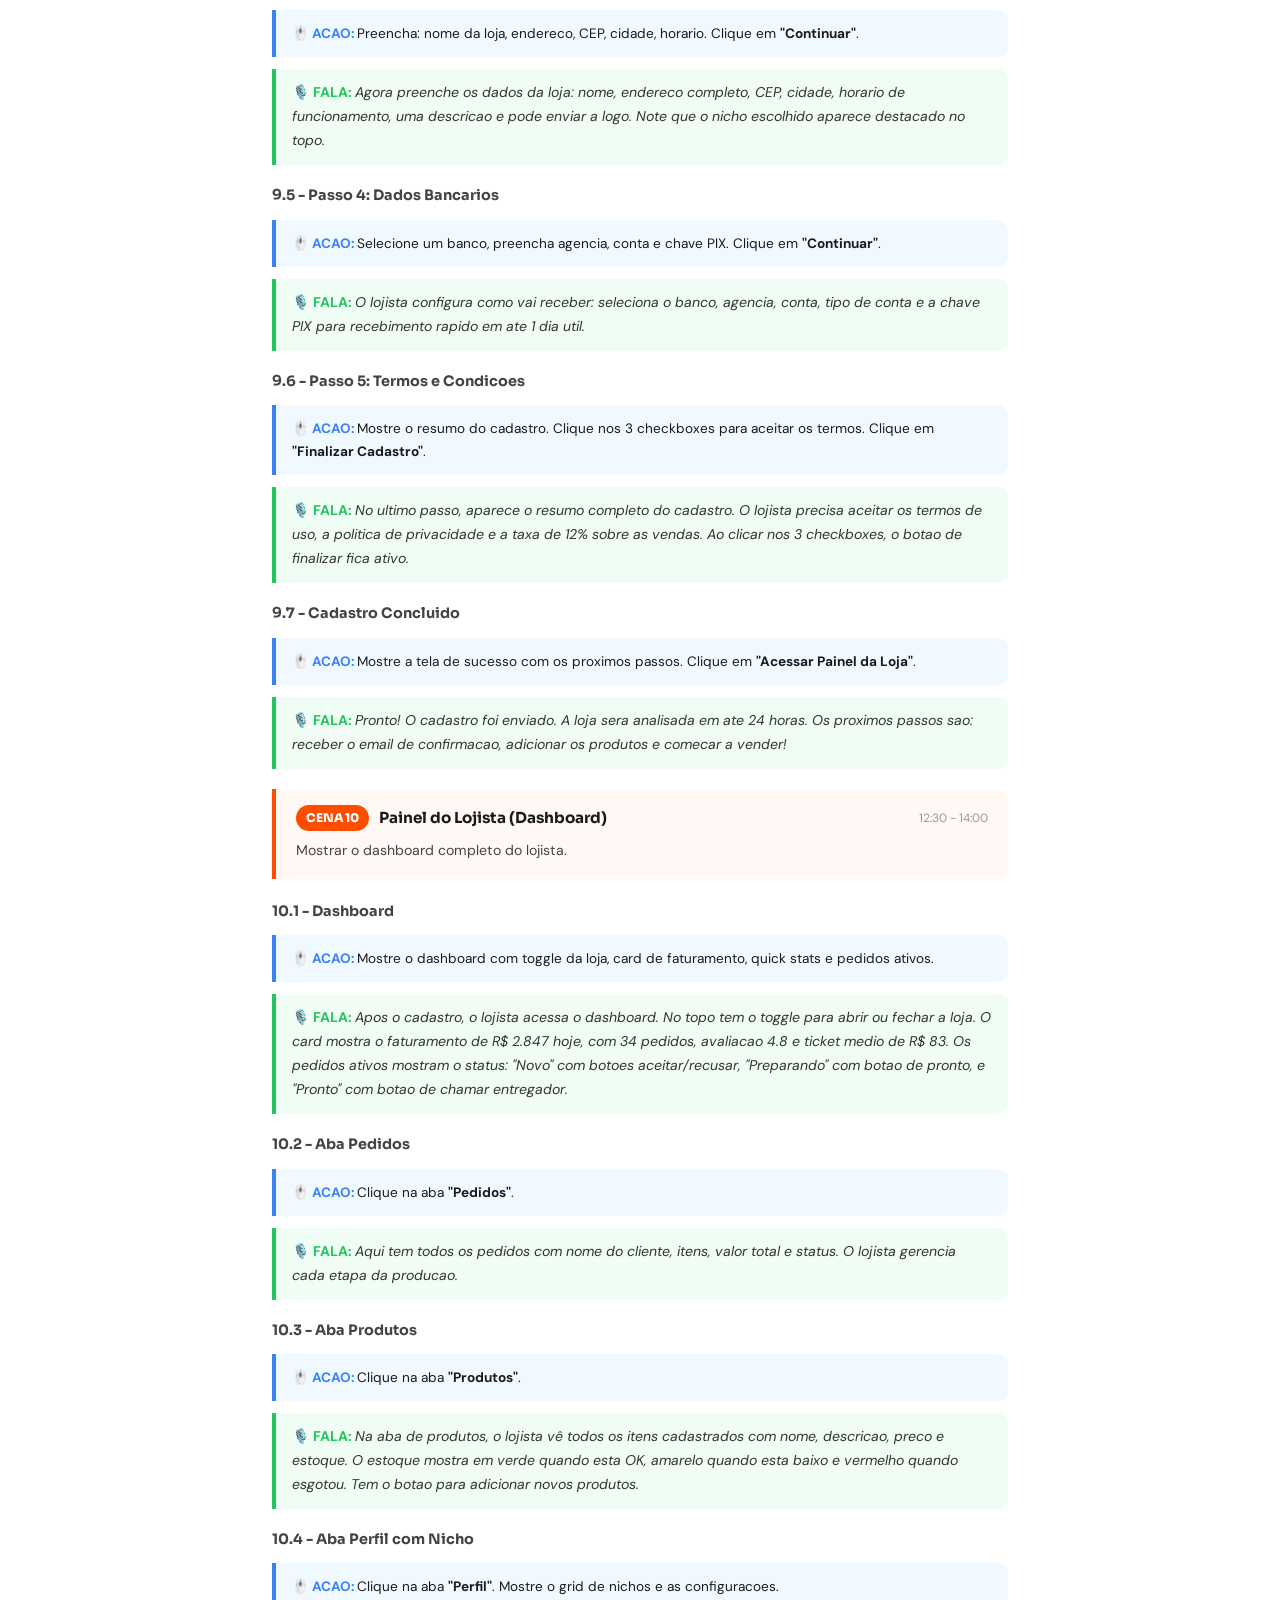
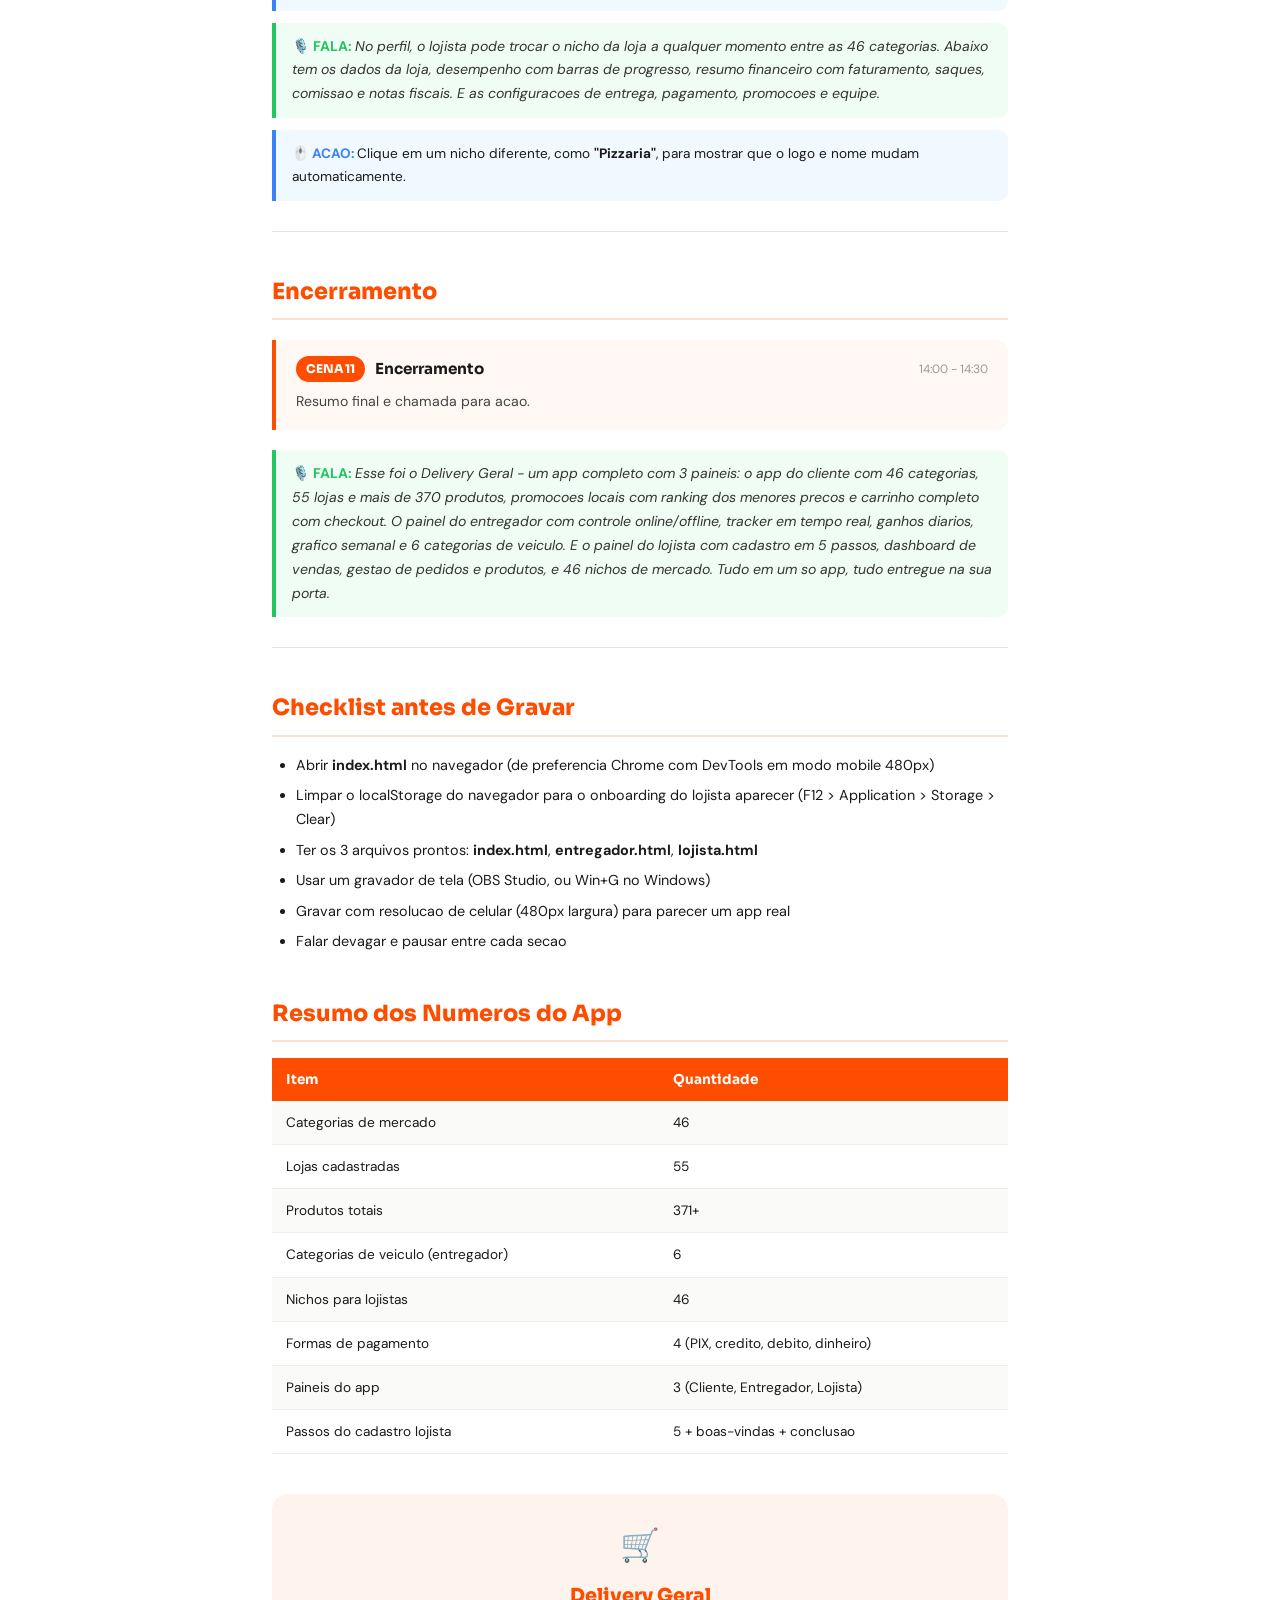
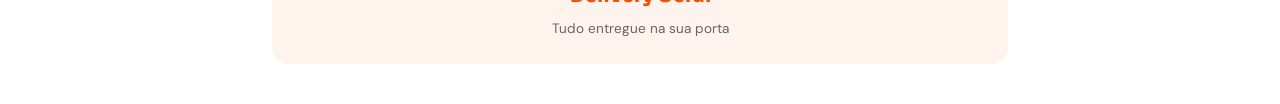
<file: roteiro-video.html>
<!DOCTYPE html>
<html lang="pt-BR">
<head>
    <meta charset="UTF-8">
    <meta name="viewport" content="width=device-width, initial-scale=1.0">
    <title>Roteiro de Video - Delivery Geral</title>
    <link href="https://fonts.googleapis.com/css2?family=Sora:wght@400;600;700;800&family=DM+Sans:wght@400;500;700&display=swap" rel="stylesheet">
    <style>
        @page { size: A4; margin: 2cm; }
        * { margin: 0; padding: 0; box-sizing: border-box; }
        body { font-family: 'DM Sans', sans-serif; color: #1A1A1A; line-height: 1.7; background: #fff; max-width: 800px; margin: 0 auto; padding: 40px 32px; }

        /* COVER */
        .cover { text-align: center; padding: 60px 0 40px; border-bottom: 3px solid #FF4D00; margin-bottom: 40px; page-break-after: always; }
        .cover-logo { font-size: 3rem; margin-bottom: 12px; }
        .cover h1 { font-family: 'Sora', sans-serif; font-size: 2.2rem; font-weight: 800; color: #FF4D00; }
        .cover h2 { font-family: 'Sora', sans-serif; font-size: 1.1rem; font-weight: 600; color: #666; margin-top: 8px; }
        .cover .meta { margin-top: 30px; font-size: .85rem; color: #999; }
        .cover .meta strong { color: #1A1A1A; }

        /* HEADINGS */
        h2 { font-family: 'Sora', sans-serif; font-size: 1.4rem; font-weight: 800; color: #FF4D00; margin-top: 40px; margin-bottom: 16px; padding-bottom: 8px; border-bottom: 2px solid #FFE0D0; }
        h3 { font-family: 'Sora', sans-serif; font-size: 1.05rem; font-weight: 700; margin-top: 28px; margin-bottom: 10px; color: #1A1A1A; }
        h4 { font-family: 'Sora', sans-serif; font-size: .9rem; font-weight: 700; margin-top: 18px; margin-bottom: 6px; color: #444; }

        p { margin-bottom: 10px; font-size: .92rem; }
        ul, ol { margin-bottom: 14px; padding-left: 24px; }
        li { margin-bottom: 6px; font-size: .9rem; }

        /* SCENE CARD */
        .scene { background: #FFF8F5; border-left: 4px solid #FF4D00; border-radius: 0 12px 12px 0; padding: 16px 20px; margin: 20px 0; }
        .scene-header { display: flex; align-items: center; gap: 10px; margin-bottom: 8px; }
        .scene-num { background: #FF4D00; color: white; font-family: 'Sora', sans-serif; font-size: .75rem; font-weight: 800; padding: 3px 10px; border-radius: 20px; }
        .scene-title { font-family: 'Sora', sans-serif; font-weight: 700; font-size: .95rem; }
        .scene-time { font-size: .75rem; color: #999; margin-left: auto; }
        .scene-body { font-size: .88rem; color: #444; }
        .scene-body strong { color: #1A1A1A; }

        /* ACTION */
        .action { background: #F0F9FF; border-left: 4px solid #3B82F6; border-radius: 0 10px 10px 0; padding: 12px 16px; margin: 12px 0; font-size: .85rem; }
        .action::before { content: '🖱️ ACAO: '; font-weight: 700; color: #3B82F6; }

        /* NARRATION */
        .narration { background: #F0FDF4; border-left: 4px solid #22C55E; border-radius: 0 10px 10px 0; padding: 12px 16px; margin: 12px 0; font-size: .88rem; font-style: italic; color: #333; }
        .narration::before { content: '🎙️ FALA: '; font-weight: 700; color: #22C55E; font-style: normal; }

        /* TIP */
        .tip { background: #FFFBEB; border-left: 4px solid #F59E0B; border-radius: 0 10px 10px 0; padding: 12px 16px; margin: 12px 0; font-size: .85rem; }
        .tip::before { content: '💡 DICA: '; font-weight: 700; color: #F59E0B; }

        /* TABLE */
        table { width: 100%; border-collapse: collapse; margin: 16px 0; font-size: .85rem; }
        th { background: #FF4D00; color: white; font-family: 'Sora', sans-serif; font-weight: 700; padding: 10px 14px; text-align: left; }
        td { padding: 10px 14px; border-bottom: 1px solid #eee; }
        tr:nth-child(even) td { background: #FAFAF8; }

        /* SEPARATOR */
        hr { border: none; height: 1px; background: #E8E5E0; margin: 30px 0; }

        .page-break { page-break-before: always; }

        /* PRINT */
        @media print {
            body { padding: 0; }
            .scene, .action, .narration, .tip { break-inside: avoid; }
            h2 { break-after: avoid; }
        }
    </style>
</head>
<body>

<!-- ===== CAPA ===== -->
<div class="cover">
    <div class="cover-logo">🛒</div>
    <h1>Delivery Geral</h1>
    <h2>Roteiro Completo para Gravacao de Video</h2>
    <p style="margin-top:16px;color:#666;font-size:.95rem">Guia passo a passo de todas as funcionalidades do app</p>
    <div class="meta">
        <strong>Duracao estimada:</strong> 12-15 minutos<br>
        <strong>Arquivos:</strong> index.html (cliente) | entregador.html | lojista.html<br>
        <strong>Data:</strong> Maio 2026<br>
        <strong>Versao:</strong> 1.0
    </div>
</div>

<!-- ===== INDICE ===== -->
<h2>Indice do Roteiro</h2>
<table>
    <tr><th>#</th><th>Cena</th><th>Tela</th><th>Tempo</th></tr>
    <tr><td>1</td><td>Abertura e Splash Screen</td><td>index.html</td><td>0:00 - 0:30</td></tr>
    <tr><td>2</td><td>Tela Inicial - Home do Cliente</td><td>index.html</td><td>0:30 - 2:00</td></tr>
    <tr><td>3</td><td>Categorias e Lojas</td><td>index.html</td><td>2:00 - 3:30</td></tr>
    <tr><td>4</td><td>Comprando Produtos</td><td>index.html</td><td>3:30 - 5:00</td></tr>
    <tr><td>5</td><td>Carrinho e Checkout</td><td>index.html</td><td>5:00 - 6:30</td></tr>
    <tr><td>6</td><td>Promocoes Locais</td><td>index.html</td><td>6:30 - 7:30</td></tr>
    <tr><td>7</td><td>Painel do Cliente (Perfil)</td><td>index.html</td><td>7:30 - 8:30</td></tr>
    <tr><td>8</td><td>Painel do Entregador</td><td>entregador.html</td><td>8:30 - 10:30</td></tr>
    <tr><td>9</td><td>Cadastro do Lojista</td><td>lojista.html</td><td>10:30 - 12:30</td></tr>
    <tr><td>10</td><td>Painel do Lojista (Dashboard)</td><td>lojista.html</td><td>12:30 - 14:00</td></tr>
    <tr><td>11</td><td>Encerramento</td><td>-</td><td>14:00 - 14:30</td></tr>
</table>

<hr>

<!-- ===== CENA 1 ===== -->
<h2 class="page-break">Parte 1 - App do Cliente</h2>

<div class="scene">
    <div class="scene-header">
        <span class="scene-num">CENA 1</span>
        <span class="scene-title">Abertura e Splash Screen</span>
        <span class="scene-time">0:00 - 0:30</span>
    </div>
    <div class="scene-body">A primeira coisa que o usuario ve ao abrir o app.</div>
</div>

<div class="action">Abra o arquivo <strong>index.html</strong> no navegador. Espere a splash screen laranja com o logo aparecer.</div>

<div class="narration">Esse e o Delivery Geral - um app de delivery completo que reune todos os tipos de mercado que existem no mundo em um so lugar. Com ele, voce faz suas compras sem sair de casa.</div>

<div class="tip">A splash screen tem animacao de loading e dura cerca de 2 segundos antes de mostrar o app.</div>

<!-- CENA 2 -->
<div class="scene">
    <div class="scene-header">
        <span class="scene-num">CENA 2</span>
        <span class="scene-title">Tela Inicial - Home do Cliente</span>
        <span class="scene-time">0:30 - 2:00</span>
    </div>
    <div class="scene-body">Mostrar todos os elementos da home.</div>
</div>

<div class="narration">Assim que abre, voce ve a tela principal. Vamos conhecer cada parte:</div>

<h4>2.1 - Header</h4>
<div class="action">Aponte para o header no topo: logo, botao de busca, carrinho e perfil.</div>
<div class="narration">No topo temos o logo do Delivery Geral, o botao de busca, o carrinho de compras e o icone de perfil. Logo abaixo, mostra o endereco de entrega que voce pode alterar a qualquer momento.</div>

<h4>2.2 - Banner Principal</h4>
<div class="action">Mostre o banner laranja com a frase "Tudo que voce precisa, entregue na sua porta".</div>
<div class="narration">O banner destaca que o app entrega de tudo - supermercados, farmacias, restaurantes, pet shops e muito mais. Tambem mostra 3 vantagens: entrega rapida em 30 minutos, taxa gratis e funciona 24 horas.</div>

<h4>2.3 - Categorias</h4>
<div class="action">Deslize a fila de categorias para a direita para mostrar todas.</div>
<div class="narration">Aqui temos as categorias de mercado. Sao mais de 46 tipos: desde supermercado, restaurante, farmacia, ate mercado asiatico, arabe, italiano, mexicano, indiano e japones. Tem de tudo!</div>

<h4>2.4 - Ofertas do Dia</h4>
<div class="action">Deslize os cards de promocao coloridos.</div>
<div class="narration">As ofertas do dia mostram descontos exclusivos: 50% na primeira compra, frete gratis, 2 por 1 em bebidas e 30% em hortifruti.</div>

<h4>2.5 - Banner de Promocoes</h4>
<div class="action">Mostre o banner laranja "Promocoes da sua cidade" mas NAO clique ainda.</div>
<div class="narration">Esse botao leva para a pagina de promocoes locais com os menores precos da sua cidade. Vamos ver mais adiante.</div>

<h4>2.6 - Lojas Populares</h4>
<div class="action">Role para baixo mostrando as 12 lojas populares em grid.</div>
<div class="narration">Aqui ficam as lojas mais populares. O app tem 55 lojas cadastradas com mais de 370 produtos. Cada loja mostra a nota de avaliacao e o tempo estimado de entrega.</div>

<h4>2.7 - Como Funciona + Links</h4>
<div class="action">Mostre a secao "Como funciona" e os banners "Seja um Entregador" e "Cadastre sua Loja".</div>
<div class="narration">Aqui explica o funcionamento em 3 passos: escolha a categoria, monte seu pedido e receba em casa. E logo abaixo, temos os links para quem quer trabalhar como entregador ou cadastrar sua loja no app.</div>

<!-- CENA 3 -->
<div class="scene">
    <div class="scene-header">
        <span class="scene-num">CENA 3</span>
        <span class="scene-title">Categorias e Lojas</span>
        <span class="scene-time">2:00 - 3:30</span>
    </div>
    <div class="scene-body">Navegar pelas categorias e entrar numa loja.</div>
</div>

<h4>3.1 - Todas as Categorias</h4>
<div class="action">Clique em <strong>"Categorias"</strong> na barra inferior (ou "Ver todos"). Mostre o grid completo de 46 categorias.</div>
<div class="narration">Veja todas as 46 categorias disponiveis: supermercado, restaurante, farmacia, pet shop, padaria, acougue, hortifruti, bebidas, eletronicos, moda, livraria, floricultura, brinquedos, esportes, cosmeticos, ferragens, papelaria, moveis, saude natural, limpeza, bebe, auto pecas, pesca, jardinagem, instrumentos, games, gourmet, doces, organicos, congelados, e mercados internacionais de todo o mundo.</div>

<h4>3.2 - Entrando numa Categoria com Multiplas Lojas</h4>
<div class="action">Clique em <strong>"Supermercado"</strong>. Vai mostrar uma lista com 3 lojas: Mercado Central, Supermercado Economia e Supermercado Premium.</div>
<div class="narration">Quando uma categoria tem varias lojas, o app mostra a lista para voce escolher. Cada loja mostra a avaliacao, tempo de entrega e quantidade de produtos.</div>

<h4>3.3 - Dentro de uma Loja</h4>
<div class="action">Clique em <strong>"Mercado Central"</strong>. Mostre o banner da loja e role pelos produtos.</div>
<div class="narration">Dentro da loja vemos o nome, avaliacao, tempo de entrega e tags como "Entrega rapida", "Bem avaliado" e "Aceita PIX". Abaixo estao todos os produtos com nome, descricao e preco. Para adicionar ao carrinho, basta clicar no botao "+".</div>

<!-- CENA 4 -->
<div class="scene">
    <div class="scene-header">
        <span class="scene-num">CENA 4</span>
        <span class="scene-title">Comprando Produtos</span>
        <span class="scene-time">3:30 - 5:00</span>
    </div>
    <div class="scene-body">Demonstrar a compra de produtos.</div>
</div>

<div class="action">Clique no <strong>"+"</strong> de 3 ou 4 produtos diferentes. Mostre o toast "adicionado ao carrinho" e o badge vermelho no icone do carrinho aumentando.</div>

<div class="narration">Vou adicionar alguns produtos: Arroz Integral, Feijao Preto, Azeite Extra Virgem e Leite. Cada vez que adiciono, aparece uma notificacao confirmando. E o numero no icone do carrinho vai atualizando em tempo real.</div>

<h4>4.1 - Busca</h4>
<div class="action">Clique em <strong>"Buscar"</strong> na barra inferior. Digite <strong>"pizza"</strong> no campo de busca.</div>
<div class="narration">A busca funciona em tempo real. Ao digitar "pizza", o app encontra categorias relacionadas, lojas como a Pizzaria Napoli, e todos os produtos que contem pizza em qualquer loja. Voce pode adicionar direto da busca sem precisar entrar na loja.</div>

<!-- CENA 5 -->
<div class="scene">
    <div class="scene-header">
        <span class="scene-num">CENA 5</span>
        <span class="scene-title">Carrinho e Checkout</span>
        <span class="scene-time">5:00 - 6:30</span>
    </div>
    <div class="scene-body">Fluxo completo de compra.</div>
</div>

<h4>5.1 - Carrinho</h4>
<div class="action">Clique no icone do <strong>carrinho</strong>. Mostre os itens adicionados.</div>
<div class="narration">No carrinho vemos todos os itens que adicionamos com emoji, nome e preco. Podemos aumentar ou diminuir a quantidade com os botoes "+" e "-". Abaixo temos o resumo: subtotal, taxa de entrega (gratis acima de R$50) e o total.</div>

<div class="action">Mude a quantidade de um produto clicando em <strong>"+"</strong> e depois clique em <strong>"Finalizar pedido"</strong>.</div>

<h4>5.2 - Checkout</h4>
<div class="narration">Na tela de finalizar pedido, preenchemos o endereco de entrega e escolhemos a forma de pagamento: PIX, cartao de credito, cartao de debito ou dinheiro.</div>

<div class="action">Selecione <strong>PIX</strong> como pagamento e clique em <strong>"Confirmar Pedido"</strong>.</div>

<h4>5.3 - Confirmacao</h4>
<div class="narration">Pronto! O pedido foi confirmado com um numero de rastreio. O tempo estimado de entrega e de 30 a 45 minutos. Agora e so esperar em casa!</div>

<div class="action">Clique em <strong>"Voltar ao inicio"</strong>.</div>

<!-- CENA 6 -->
<div class="scene">
    <div class="scene-header">
        <span class="scene-num">CENA 6</span>
        <span class="scene-title">Promocoes Locais</span>
        <span class="scene-time">6:30 - 7:30</span>
    </div>
    <div class="scene-body">Pagina de promocoes com ranking.</div>
</div>

<div class="action">Clique em <strong>"Promocoes"</strong> na barra inferior. Se pedir a cidade, digite o nome da sua cidade.</div>

<div class="narration">A pagina de promocoes e personalizada para a sua cidade. No topo mostra quantos produtos estao em oferta, quantas lojas parceiras e o desconto maximo de ate 70%.</div>

<h4>6.1 - Filtros</h4>
<div class="action">Clique em alguns filtros como <strong>"Mercado"</strong>, depois <strong>"Restaurante"</strong>, depois volte para <strong>"Todos"</strong>.</div>
<div class="narration">Voce pode filtrar por categoria: mercado, restaurante, farmacia, padaria e muito mais. O ranking e a lista de produtos atualizam em tempo real.</div>

<h4>6.2 - Ranking</h4>
<div class="action">Mostre o ranking com medalhas ouro, prata e bronze.</div>
<div class="narration">O ranking mostra quais lojas tem os menores precos medios. A loja em primeiro lugar tem medalha de ouro, a segunda prata e a terceira bronze. Ao lado aparece o preco medio dos produtos de cada loja.</div>

<h4>6.3 - Produtos Mais Baratos</h4>
<div class="action">Role para baixo mostrando a lista de produtos com preco original riscado, preco promocional e porcentagem de desconto.</div>
<div class="narration">Aqui estao todos os produtos ordenados do mais barato ao mais caro. Cada produto mostra o preco original riscado, o preco com desconto em verde e a porcentagem de economia. Voce pode adicionar direto ao carrinho.</div>

<!-- CENA 7 -->
<div class="scene">
    <div class="scene-header">
        <span class="scene-num">CENA 7</span>
        <span class="scene-title">Painel do Cliente (Perfil)</span>
        <span class="scene-time">7:30 - 8:30</span>
    </div>
    <div class="scene-body">Mostrar o perfil completo do cliente.</div>
</div>

<div class="action">Clique no icone de <strong>perfil</strong> (pessoa) no canto superior direito do header.</div>

<div class="narration">No perfil do cliente temos tudo: avatar, nome, email, nivel Gold com pontos de fidelidade e estatisticas de pedidos e gastos.</div>

<div class="action">Role para baixo mostrando cada secao: Carteira digital, Pedido em andamento, Lojas favoritas, Minha conta, Enderecos, Formas de pagamento, Historico de pedidos e Configuracoes.</div>

<div class="narration">A carteira digital mostra o saldo disponivel. O tracker de pedido mostra em tempo real onde esta sua entrega com animacao ao vivo. Temos as lojas favoritas, 3 enderecos salvos marcando qual e o padrao, cartoes salvos, historico completo de 7 pedidos com status colorido - entregue em verde, a caminho em amarelo e cancelado em vermelho. E nas configuracoes voce altera dados pessoais, cidade de entrega, preferencias e acessa o suporte.</div>

<hr class="page-break">

<!-- ===== PARTE 2 ===== -->
<h2>Parte 2 - Painel do Entregador</h2>

<div class="scene">
    <div class="scene-header">
        <span class="scene-num">CENA 8</span>
        <span class="scene-title">Painel do Entregador</span>
        <span class="scene-time">8:30 - 10:30</span>
    </div>
    <div class="scene-body">Abrir e mostrar o painel completo do entregador.</div>
</div>

<div class="action">Abra o arquivo <strong>entregador.html</strong> no navegador. (Ou volte a home e clique no banner "Seja um Entregador".)</div>

<div class="narration">Agora vamos ver como funciona o painel do entregador. Ele tem um tema escuro profissional.</div>

<h4>8.1 - Status Online/Offline</h4>
<div class="action">Mostre o toggle verde "Online" e clique nele para desligar. Depois ligue novamente.</div>
<div class="narration">O entregador controla se esta disponivel com esse botao. Quando online, o ponto verde fica pulsando e ele recebe pedidos. Quando offline, fica invisivel.</div>

<h4>8.2 - Ganhos do Dia</h4>
<div class="action">Mostre o card laranja com R$ 187,50.</div>
<div class="narration">O card principal mostra os ganhos do dia: R$ 187,50 com 12 entregas, avaliacao 4.9, 98% de aceitacao e 6 horas online. Abaixo, os resumos rapidos: R$ 3.420 na semana, tempo medio de 22 minutos, 48 km percorridos e bonus 3x ativo.</div>

<h4>8.3 - Entrega em Andamento</h4>
<div class="action">Mostre o card de entrega ativa com a barra animada.</div>
<div class="narration">Aqui temos a entrega atual em tempo real. Mostra o cliente, os botoes para ligar ou mandar mensagem, a rota visual do ponto de coleta ate o destino com a distancia, e os botoes para reportar problema ou confirmar entrega.</div>

<h4>8.4 - Pedidos Disponiveis</h4>
<div class="action">Mostre os 3 pedidos disponiveis com botoes Aceitar/Recusar.</div>
<div class="narration">Novos pedidos aparecem aqui com a loja, o valor que o entregador vai ganhar, a distancia, o tempo estimado e a quantidade de itens. O entregador de hamburgueria ate mostra um bonus 2x. Basta aceitar ou recusar.</div>

<h4>8.5 - Grafico Semanal</h4>
<div class="action">Mostre o grafico de barras com os ganhos de cada dia.</div>
<div class="narration">O grafico mostra quanto ganhou em cada dia da semana. A barra de hoje fica destacada em laranja.</div>

<h4>8.6 - Aba Ganhos</h4>
<div class="action">Clique na aba <strong>"Ganhos"</strong> na barra inferior.</div>
<div class="narration">Aqui tem o desempenho detalhado com barras de progresso: avaliacao 4.9, taxa de aceitacao 98%, tempo medio 22 minutos e 143 entregas no mes. Abaixo tem o resumo financeiro com ganhos do mes, bonus e gorjetas, media por entrega e proximo saque. E as metas mensais para ganhar bonus extra.</div>

<h4>8.7 - Aba Perfil com Categorias de Veiculo</h4>
<div class="action">Clique na aba <strong>"Perfil"</strong>. Role ate <strong>"Categoria de Veiculo"</strong>.</div>
<div class="narration">No perfil temos os dados pessoais, veiculo e conta bancaria. O destaque sao as categorias de veiculo: bicicleta para entregas leves ate 5 km, moto para agilidade ate 15 km, carro para pedidos grandes ate 30 km, van para cargas volumosas ate 50 km, caminhao para mudancas e cargas pesadas sem limite, e patinete para entregas ultra rapidas ate 3 km.</div>

<div class="action">Clique em <strong>"Carro"</strong> e depois em <strong>"Bicicleta"</strong> para mostrar a troca.</div>

<hr class="page-break">

<!-- ===== PARTE 3 ===== -->
<h2>Parte 3 - Painel do Lojista</h2>

<div class="scene">
    <div class="scene-header">
        <span class="scene-num">CENA 9</span>
        <span class="scene-title">Cadastro do Lojista</span>
        <span class="scene-time">10:30 - 12:30</span>
    </div>
    <div class="scene-body">Fluxo completo de cadastro de uma loja nova.</div>
</div>

<div class="action">Abra o arquivo <strong>lojista.html</strong> no navegador.</div>

<div class="narration">Agora vamos ver o painel do lojista. Ao abrir pela primeira vez, aparece o fluxo de cadastro completo.</div>

<h4>9.1 - Tela de Boas-vindas</h4>
<div class="action">Mostre a tela inicial com o icone da loja e os 4 beneficios.</div>
<div class="narration">A tela de boas-vindas mostra os beneficios de cadastrar sua loja: painel completo, entregadores prontos 24h, recebimento rapido via PIX e relatorios de vendas. Clique em "Comecar cadastro".</div>

<div class="action">Clique em <strong>"Comecar cadastro"</strong>.</div>

<h4>9.2 - Passo 1: Dados do Responsavel</h4>
<div class="action">Preencha os campos: nome, CNPJ, email, telefone, senha. Clique em <strong>"Continuar"</strong>.</div>
<div class="narration">No primeiro passo, o lojista informa seus dados pessoais: nome completo, CNPJ ou CPF, email, telefone e cria uma senha. A barra de progresso vai acompanhando cada etapa.</div>

<h4>9.3 - Passo 2: Nicho da Loja</h4>
<div class="action">Mostre o grid com todas as 46 categorias. Selecione uma, por exemplo <strong>"Padaria"</strong>.</div>
<div class="narration">Agora o lojista escolhe o nicho da sua loja entre 46 opcoes: supermercado, restaurante, farmacia, pet shop, padaria, acougue, hortifruti, bebidas, eletronicos, moda, livraria, floricultura, brinquedos, esportes, cosmeticos, ferragens, papelaria, moveis, saude natural, limpeza, bebe, auto pecas, pesca, jardinagem, instrumentos, games, gourmet, doces, organicos, congelados, mercados internacionais, conveniencia, atacado, vinhos, cafeteria, sorveteria, pizzaria, hamburgueria, sushi, vegano e fitness. Cada tipo de negocio tem seu lugar aqui.</div>

<div class="action">Clique em <strong>"Continuar"</strong>.</div>

<h4>9.4 - Passo 3: Dados da Loja</h4>
<div class="action">Preencha: nome da loja, endereco, CEP, cidade, horario. Clique em <strong>"Continuar"</strong>.</div>
<div class="narration">Agora preenche os dados da loja: nome, endereco completo, CEP, cidade, horario de funcionamento, uma descricao e pode enviar a logo. Note que o nicho escolhido aparece destacado no topo.</div>

<h4>9.5 - Passo 4: Dados Bancarios</h4>
<div class="action">Selecione um banco, preencha agencia, conta e chave PIX. Clique em <strong>"Continuar"</strong>.</div>
<div class="narration">O lojista configura como vai receber: seleciona o banco, agencia, conta, tipo de conta e a chave PIX para recebimento rapido em ate 1 dia util.</div>

<h4>9.6 - Passo 5: Termos e Condicoes</h4>
<div class="action">Mostre o resumo do cadastro. Clique nos 3 checkboxes para aceitar os termos. Clique em <strong>"Finalizar Cadastro"</strong>.</div>
<div class="narration">No ultimo passo, aparece o resumo completo do cadastro. O lojista precisa aceitar os termos de uso, a politica de privacidade e a taxa de 12% sobre as vendas. Ao clicar nos 3 checkboxes, o botao de finalizar fica ativo.</div>

<h4>9.7 - Cadastro Concluido</h4>
<div class="action">Mostre a tela de sucesso com os proximos passos. Clique em <strong>"Acessar Painel da Loja"</strong>.</div>
<div class="narration">Pronto! O cadastro foi enviado. A loja sera analisada em ate 24 horas. Os proximos passos sao: receber o email de confirmacao, adicionar os produtos e comecar a vender!</div>

<!-- CENA 10 -->
<div class="scene">
    <div class="scene-header">
        <span class="scene-num">CENA 10</span>
        <span class="scene-title">Painel do Lojista (Dashboard)</span>
        <span class="scene-time">12:30 - 14:00</span>
    </div>
    <div class="scene-body">Mostrar o dashboard completo do lojista.</div>
</div>

<h4>10.1 - Dashboard</h4>
<div class="action">Mostre o dashboard com toggle da loja, card de faturamento, quick stats e pedidos ativos.</div>
<div class="narration">Apos o cadastro, o lojista acessa o dashboard. No topo tem o toggle para abrir ou fechar a loja. O card mostra o faturamento de R$ 2.847 hoje, com 34 pedidos, avaliacao 4.8 e ticket medio de R$ 83. Os pedidos ativos mostram o status: "Novo" com botoes aceitar/recusar, "Preparando" com botao de pronto, e "Pronto" com botao de chamar entregador.</div>

<h4>10.2 - Aba Pedidos</h4>
<div class="action">Clique na aba <strong>"Pedidos"</strong>.</div>
<div class="narration">Aqui tem todos os pedidos com nome do cliente, itens, valor total e status. O lojista gerencia cada etapa da producao.</div>

<h4>10.3 - Aba Produtos</h4>
<div class="action">Clique na aba <strong>"Produtos"</strong>.</div>
<div class="narration">Na aba de produtos, o lojista vê todos os itens cadastrados com nome, descricao, preco e estoque. O estoque mostra em verde quando esta OK, amarelo quando esta baixo e vermelho quando esgotou. Tem o botao para adicionar novos produtos.</div>

<h4>10.4 - Aba Perfil com Nicho</h4>
<div class="action">Clique na aba <strong>"Perfil"</strong>. Mostre o grid de nichos e as configuracoes.</div>
<div class="narration">No perfil, o lojista pode trocar o nicho da loja a qualquer momento entre as 46 categorias. Abaixo tem os dados da loja, desempenho com barras de progresso, resumo financeiro com faturamento, saques, comissao e notas fiscais. E as configuracoes de entrega, pagamento, promocoes e equipe.</div>

<div class="action">Clique em um nicho diferente, como <strong>"Pizzaria"</strong>, para mostrar que o logo e nome mudam automaticamente.</div>

<hr class="page-break">

<!-- ===== ENCERRAMENTO ===== -->
<h2>Encerramento</h2>

<div class="scene">
    <div class="scene-header">
        <span class="scene-num">CENA 11</span>
        <span class="scene-title">Encerramento</span>
        <span class="scene-time">14:00 - 14:30</span>
    </div>
    <div class="scene-body">Resumo final e chamada para acao.</div>
</div>

<div class="narration">Esse foi o Delivery Geral - um app completo com 3 paineis: o app do cliente com 46 categorias, 55 lojas e mais de 370 produtos, promocoes locais com ranking dos menores precos e carrinho completo com checkout. O painel do entregador com controle online/offline, tracker em tempo real, ganhos diarios, grafico semanal e 6 categorias de veiculo. E o painel do lojista com cadastro em 5 passos, dashboard de vendas, gestao de pedidos e produtos, e 46 nichos de mercado. Tudo em um so app, tudo entregue na sua porta.</div>

<hr>

<h2>Checklist antes de Gravar</h2>
<ul>
    <li>Abrir <strong>index.html</strong> no navegador (de preferencia Chrome com DevTools em modo mobile 480px)</li>
    <li>Limpar o localStorage do navegador para o onboarding do lojista aparecer (F12 > Application > Storage > Clear)</li>
    <li>Ter os 3 arquivos prontos: <strong>index.html</strong>, <strong>entregador.html</strong>, <strong>lojista.html</strong></li>
    <li>Usar um gravador de tela (OBS Studio, ou Win+G no Windows)</li>
    <li>Gravar com resolucao de celular (480px largura) para parecer um app real</li>
    <li>Falar devagar e pausar entre cada secao</li>
</ul>

<h2>Resumo dos Numeros do App</h2>
<table>
    <tr><th>Item</th><th>Quantidade</th></tr>
    <tr><td>Categorias de mercado</td><td>46</td></tr>
    <tr><td>Lojas cadastradas</td><td>55</td></tr>
    <tr><td>Produtos totais</td><td>371+</td></tr>
    <tr><td>Categorias de veiculo (entregador)</td><td>6</td></tr>
    <tr><td>Nichos para lojistas</td><td>46</td></tr>
    <tr><td>Formas de pagamento</td><td>4 (PIX, credito, debito, dinheiro)</td></tr>
    <tr><td>Paineis do app</td><td>3 (Cliente, Entregador, Lojista)</td></tr>
    <tr><td>Passos do cadastro lojista</td><td>5 + boas-vindas + conclusao</td></tr>
</table>

<div style="text-align:center;margin-top:40px;padding:24px;background:#FFF3ED;border-radius:16px">
    <div style="font-size:2rem;margin-bottom:8px">🛒</div>
    <div style="font-family:'Sora',sans-serif;font-weight:800;font-size:1.2rem;color:#FF4D00">Delivery Geral</div>
    <div style="font-size:.85rem;color:#666;margin-top:4px">Tudo entregue na sua porta</div>
</div>

</body>
</html>
</file>
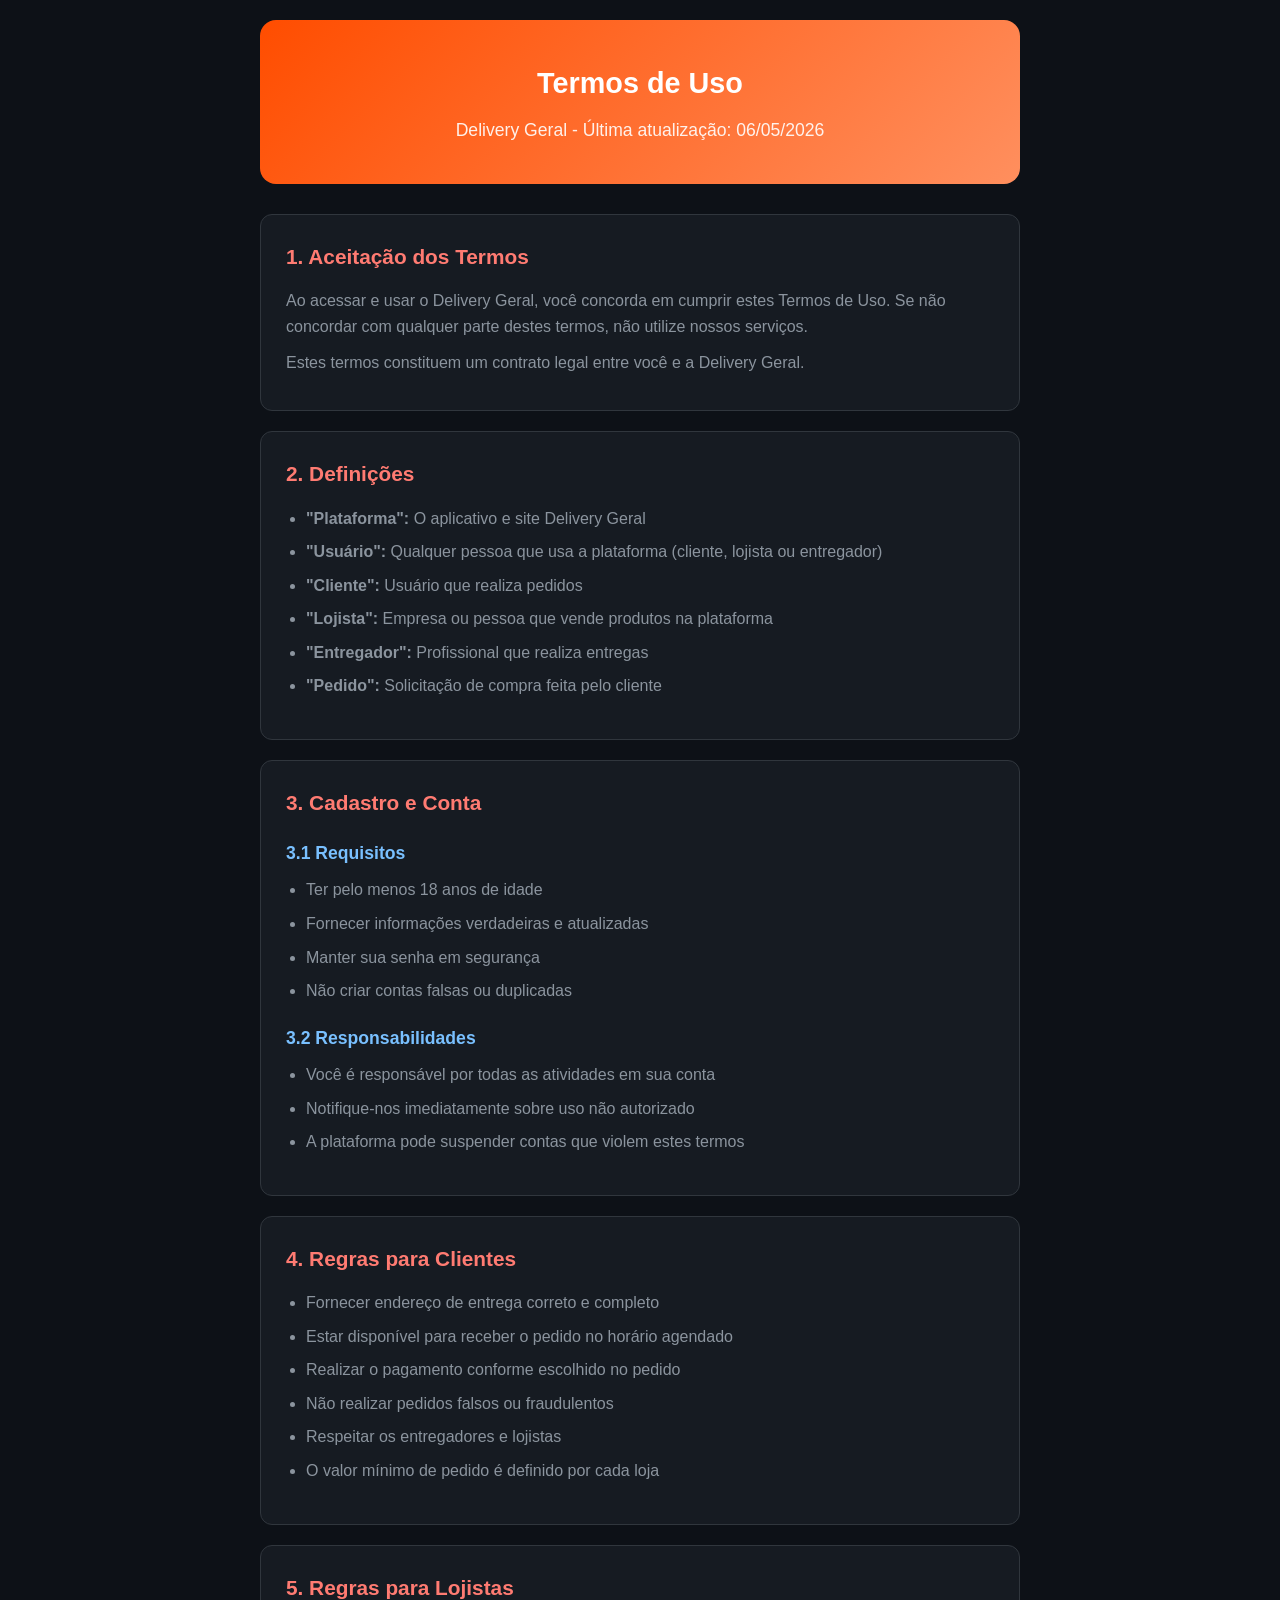
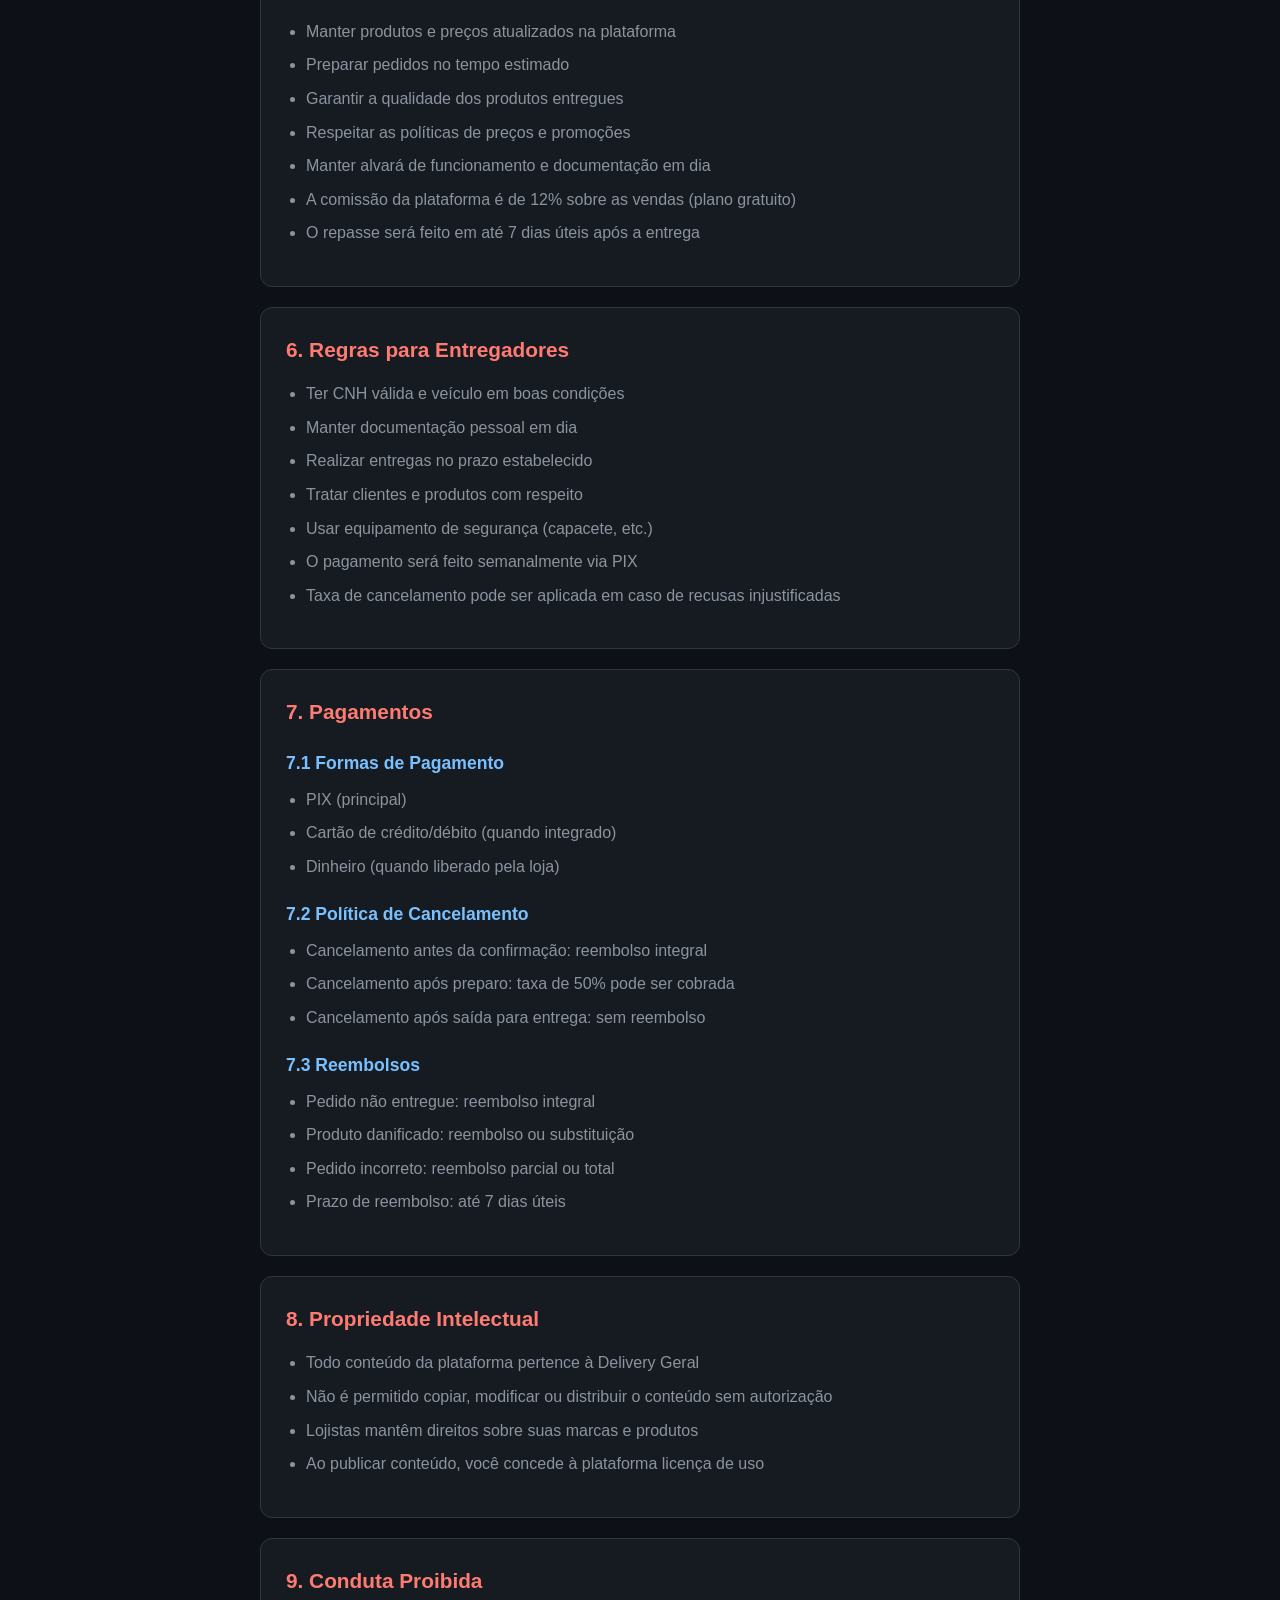
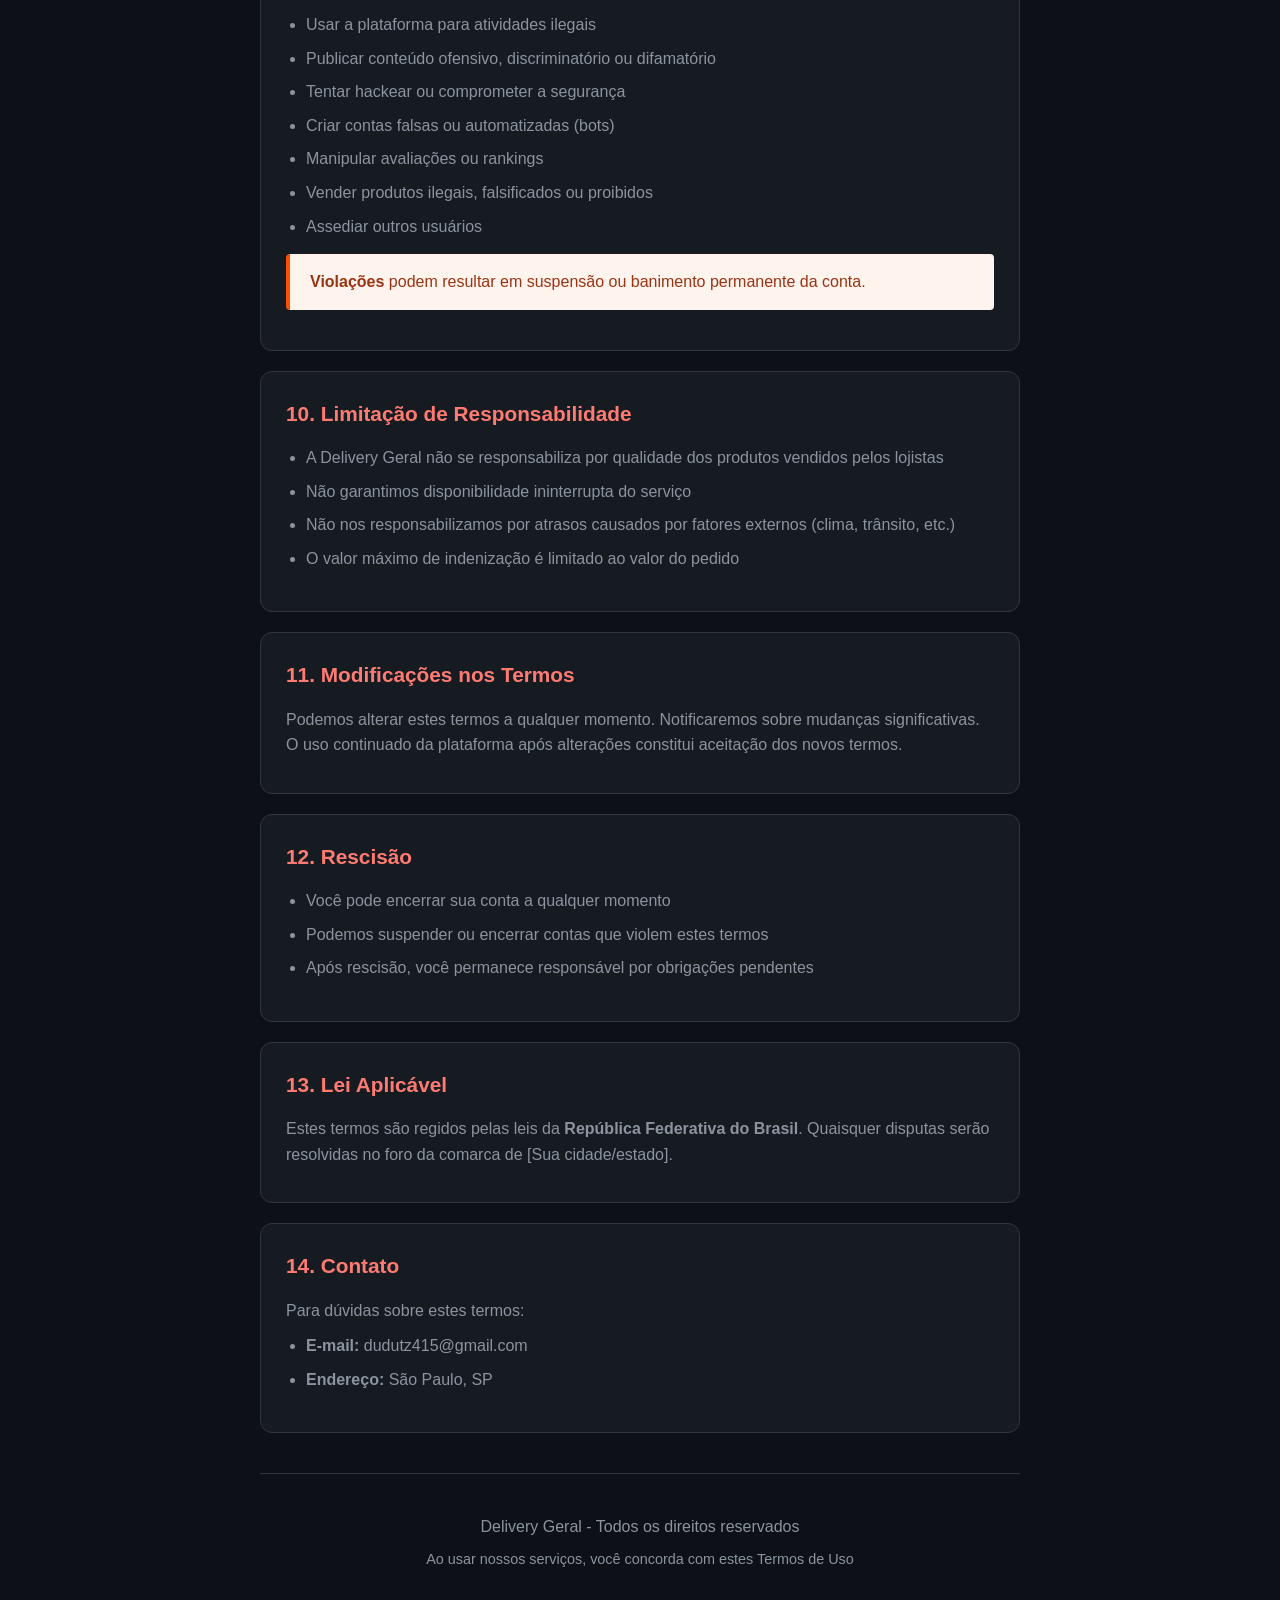
<file: termos.html>
<!DOCTYPE html>
<html lang="pt-BR">
<head>
    <meta charset="UTF-8">
    <meta name="viewport" content="width=device-width, initial-scale=1.0">
    <title>Termos de Uso - Delivery Geral</title>
    <style>
        * { margin: 0; padding: 0; box-sizing: border-box; }
        body {
            font-family: 'Segoe UI', sans-serif;
            background: #0D1117;
            color: #E6EDF3;
            line-height: 1.6;
        }
        .container {
            max-width: 800px;
            margin: 0 auto;
            padding: 20px;
        }
        .header {
            text-align: center;
            padding: 40px 20px;
            background: linear-gradient(135deg, #FF4D00, #FF8F5E);
            border-radius: 16px;
            margin-bottom: 30px;
        }
        .header h1 {
            font-size: 1.8rem;
            margin-bottom: 10px;
            color: white;
        }
        .header p {
            color: rgba(255,255,255,0.9);
            font-size: 1.1rem;
        }
        .section {
            background: #161B22;
            border: 1px solid #30363D;
            border-radius: 12px;
            padding: 25px;
            margin-bottom: 20px;
        }
        .section h2 {
            color: #FF7B72;
            font-size: 1.3rem;
            margin-bottom: 15px;
        }
        .section h3 {
            color: #79C0FF;
            font-size: 1.1rem;
            margin: 20px 0 10px;
        }
        .section p, .section li {
            color: #8B949E;
            margin-bottom: 10px;
        }
        .section ul, .section ol {
            padding-left: 20px;
            margin-bottom: 15px;
        }
        .section li {
            margin-bottom: 8px;
        }
        .highlight {
            background: #238636;
            color: white;
            padding: 2px 8px;
            border-radius: 4px;
            font-family: monospace;
            font-size: 0.9em;
        }
        .warning {
            background: #FFF3ED;
            border-left: 4px solid #FF4D00;
            padding: 15px 20px;
            border-radius: 4px;
            margin: 15px 0;
            color: #9A3412;
        }
        .footer {
            text-align: center;
            padding: 40px 20px;
            color: #8B949E;
            border-top: 1px solid #30363D;
            margin-top: 40px;
        }
        @media (max-width: 600px) {
            .header h1 { font-size: 1.4rem; }
        }
    </style>
</head>
<body>
    <div class="container">
        <div class="header">
            <h1>Termos de Uso</h1>
            <p>Delivery Geral - Última atualização: 06/05/2026</p>
        </div>

        <div class="section">
            <h2>1. Aceitação dos Termos</h2>
            <p>Ao acessar e usar o Delivery Geral, você concorda em cumprir estes Termos de Uso. Se não concordar com qualquer parte destes termos, não utilize nossos serviços.</p>
            <p>Estes termos constituem um contrato legal entre você e a Delivery Geral.</p>
        </div>

        <div class="section">
            <h2>2. Definições</h2>
            <ul>
                <li><strong>"Plataforma":</strong> O aplicativo e site Delivery Geral</li>
                <li><strong>"Usuário":</strong> Qualquer pessoa que usa a plataforma (cliente, lojista ou entregador)</li>
                <li><strong>"Cliente":</strong> Usuário que realiza pedidos</li>
                <li><strong>"Lojista":</strong> Empresa ou pessoa que vende produtos na plataforma</li>
                <li><strong>"Entregador":</strong> Profissional que realiza entregas</li>
                <li><strong>"Pedido":</strong> Solicitação de compra feita pelo cliente</li>
            </ul>
        </div>

        <div class="section">
            <h2>3. Cadastro e Conta</h2>
            <h3>3.1 Requisitos</h3>
            <ul>
                <li>Ter pelo menos 18 anos de idade</li>
                <li>Fornecer informações verdadeiras e atualizadas</li>
                <li>Manter sua senha em segurança</li>
                <li>Não criar contas falsas ou duplicadas</li>
            </ul>

            <h3>3.2 Responsabilidades</h3>
            <ul>
                <li>Você é responsável por todas as atividades em sua conta</li>
                <li>Notifique-nos imediatamente sobre uso não autorizado</li>
                <li>A plataforma pode suspender contas que violem estes termos</li>
            </ul>
        </div>

        <div class="section">
            <h2>4. Regras para Clientes</h2>
            <ul>
                <li>Fornecer endereço de entrega correto e completo</li>
                <li>Estar disponível para receber o pedido no horário agendado</li>
                <li>Realizar o pagamento conforme escolhido no pedido</li>
                <li>Não realizar pedidos falsos ou fraudulentos</li>
                <li>Respeitar os entregadores e lojistas</li>
                <li>O valor mínimo de pedido é definido por cada loja</li>
            </ul>
        </div>

        <div class="section">
            <h2>5. Regras para Lojistas</h2>
            <ul>
                <li>Manter produtos e preços atualizados na plataforma</li>
                <li>Preparar pedidos no tempo estimado</li>
                <li>Garantir a qualidade dos produtos entregues</li>
                <li>Respeitar as políticas de preços e promoções</li>
                <li>Manter alvará de funcionamento e documentação em dia</li>
                <li>A comissão da plataforma é de 12% sobre as vendas (plano gratuito)</li>
                <li>O repasse será feito em até 7 dias úteis após a entrega</li>
            </ul>
        </div>

        <div class="section">
            <h2>6. Regras para Entregadores</h2>
            <ul>
                <li>Ter CNH válida e veículo em boas condições</li>
                <li>Manter documentação pessoal em dia</li>
                <li>Realizar entregas no prazo estabelecido</li>
                <li>Tratar clientes e produtos com respeito</li>
                <li>Usar equipamento de segurança (capacete, etc.)</li>
                <li>O pagamento será feito semanalmente via PIX</li>
                <li>Taxa de cancelamento pode ser aplicada em caso de recusas injustificadas</li>
            </ul>
        </div>

        <div class="section">
            <h2>7. Pagamentos</h2>
            <h3>7.1 Formas de Pagamento</h3>
            <ul>
                <li>PIX (principal)</li>
                <li>Cartão de crédito/débito (quando integrado)</li>
                <li>Dinheiro (quando liberado pela loja)</li>
            </ul>

            <h3>7.2 Política de Cancelamento</h3>
            <ul>
                <li>Cancelamento antes da confirmação: reembolso integral</li>
                <li>Cancelamento após preparo: taxa de 50% pode ser cobrada</li>
                <li>Cancelamento após saída para entrega: sem reembolso</li>
            </ul>

            <h3>7.3 Reembolsos</h3>
            <ul>
                <li>Pedido não entregue: reembolso integral</li>
                <li>Produto danificado: reembolso ou substituição</li>
                <li>Pedido incorreto: reembolso parcial ou total</li>
                <li>Prazo de reembolso: até 7 dias úteis</li>
            </ul>
        </div>

        <div class="section">
            <h2>8. Propriedade Intelectual</h2>
            <ul>
                <li>Todo conteúdo da plataforma pertence à Delivery Geral</li>
                <li>Não é permitido copiar, modificar ou distribuir o conteúdo sem autorização</li>
                <li>Lojistas mantêm direitos sobre suas marcas e produtos</li>
                <li>Ao publicar conteúdo, você concede à plataforma licença de uso</li>
            </ul>
        </div>

        <div class="section">
            <h2>9. Conduta Proibida</h2>
            <ul>
                <li>Usar a plataforma para atividades ilegais</li>
                <li>Publicar conteúdo ofensivo, discriminatório ou difamatório</li>
                <li>Tentar hackear ou comprometer a segurança</li>
                <li>Criar contas falsas ou automatizadas (bots)</li>
                <li>Manipular avaliações ou rankings</li>
                <li>Vender produtos ilegais, falsificados ou proibidos</li>
                <li>Assediar outros usuários</li>
            </ul>
            <div class="warning">
                <strong>Violações</strong> podem resultar em suspensão ou banimento permanente da conta.
            </div>
        </div>

        <div class="section">
            <h2>10. Limitação de Responsabilidade</h2>
            <ul>
                <li>A Delivery Geral não se responsabiliza por qualidade dos produtos vendidos pelos lojistas</li>
                <li>Não garantimos disponibilidade ininterrupta do serviço</li>
                <li>Não nos responsabilizamos por atrasos causados por fatores externos (clima, trânsito, etc.)</li>
                <li>O valor máximo de indenização é limitado ao valor do pedido</li>
            </ul>
        </div>

        <div class="section">
            <h2>11. Modificações nos Termos</h2>
            <p>Podemos alterar estes termos a qualquer momento. Notificaremos sobre mudanças significativas. O uso continuado da plataforma após alterações constitui aceitação dos novos termos.</p>
        </div>

        <div class="section">
            <h2>12. Rescisão</h2>
            <ul>
                <li>Você pode encerrar sua conta a qualquer momento</li>
                <li>Podemos suspender ou encerrar contas que violem estes termos</li>
                <li>Após rescisão, você permanece responsável por obrigações pendentes</li>
            </ul>
        </div>

        <div class="section">
            <h2>13. Lei Aplicável</h2>
            <p>Estes termos são regidos pelas leis da <strong>República Federativa do Brasil</strong>. Quaisquer disputas serão resolvidas no foro da comarca de [Sua cidade/estado].</p>
        </div>

        <div class="section">
            <h2>14. Contato</h2>
            <p>Para dúvidas sobre estes termos:</p>
            <ul>
                <li><strong>E-mail:</strong> dudutz415@gmail.com</li>
                <li><strong>Endereço:</strong> São Paulo, SP</li>
            </ul>
        </div>

        <div class="footer">
            <p>Delivery Geral - Todos os direitos reservados</p>
            <p style="margin-top:8px; font-size:0.9rem;">Ao usar nossos serviços, você concorda com estes Termos de Uso</p>
        </div>
    </div>
</body>
</html>
</file>
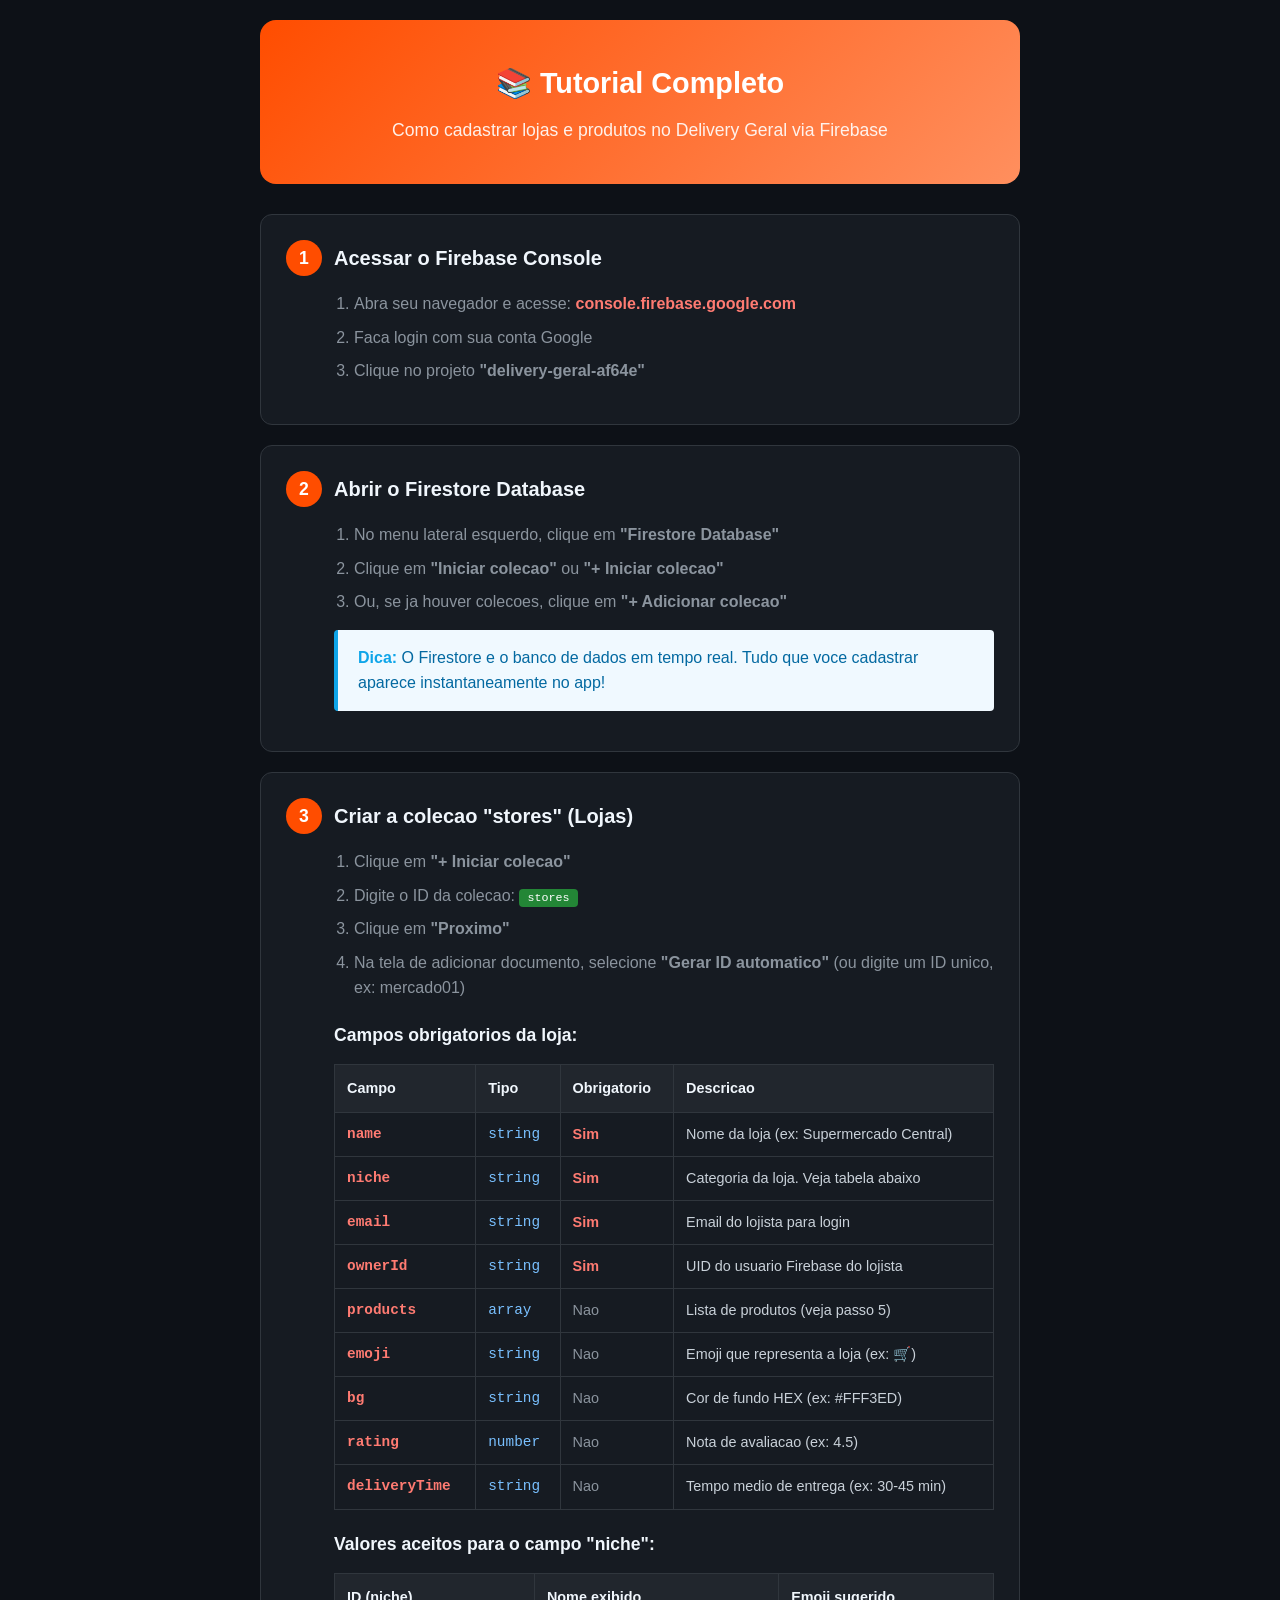
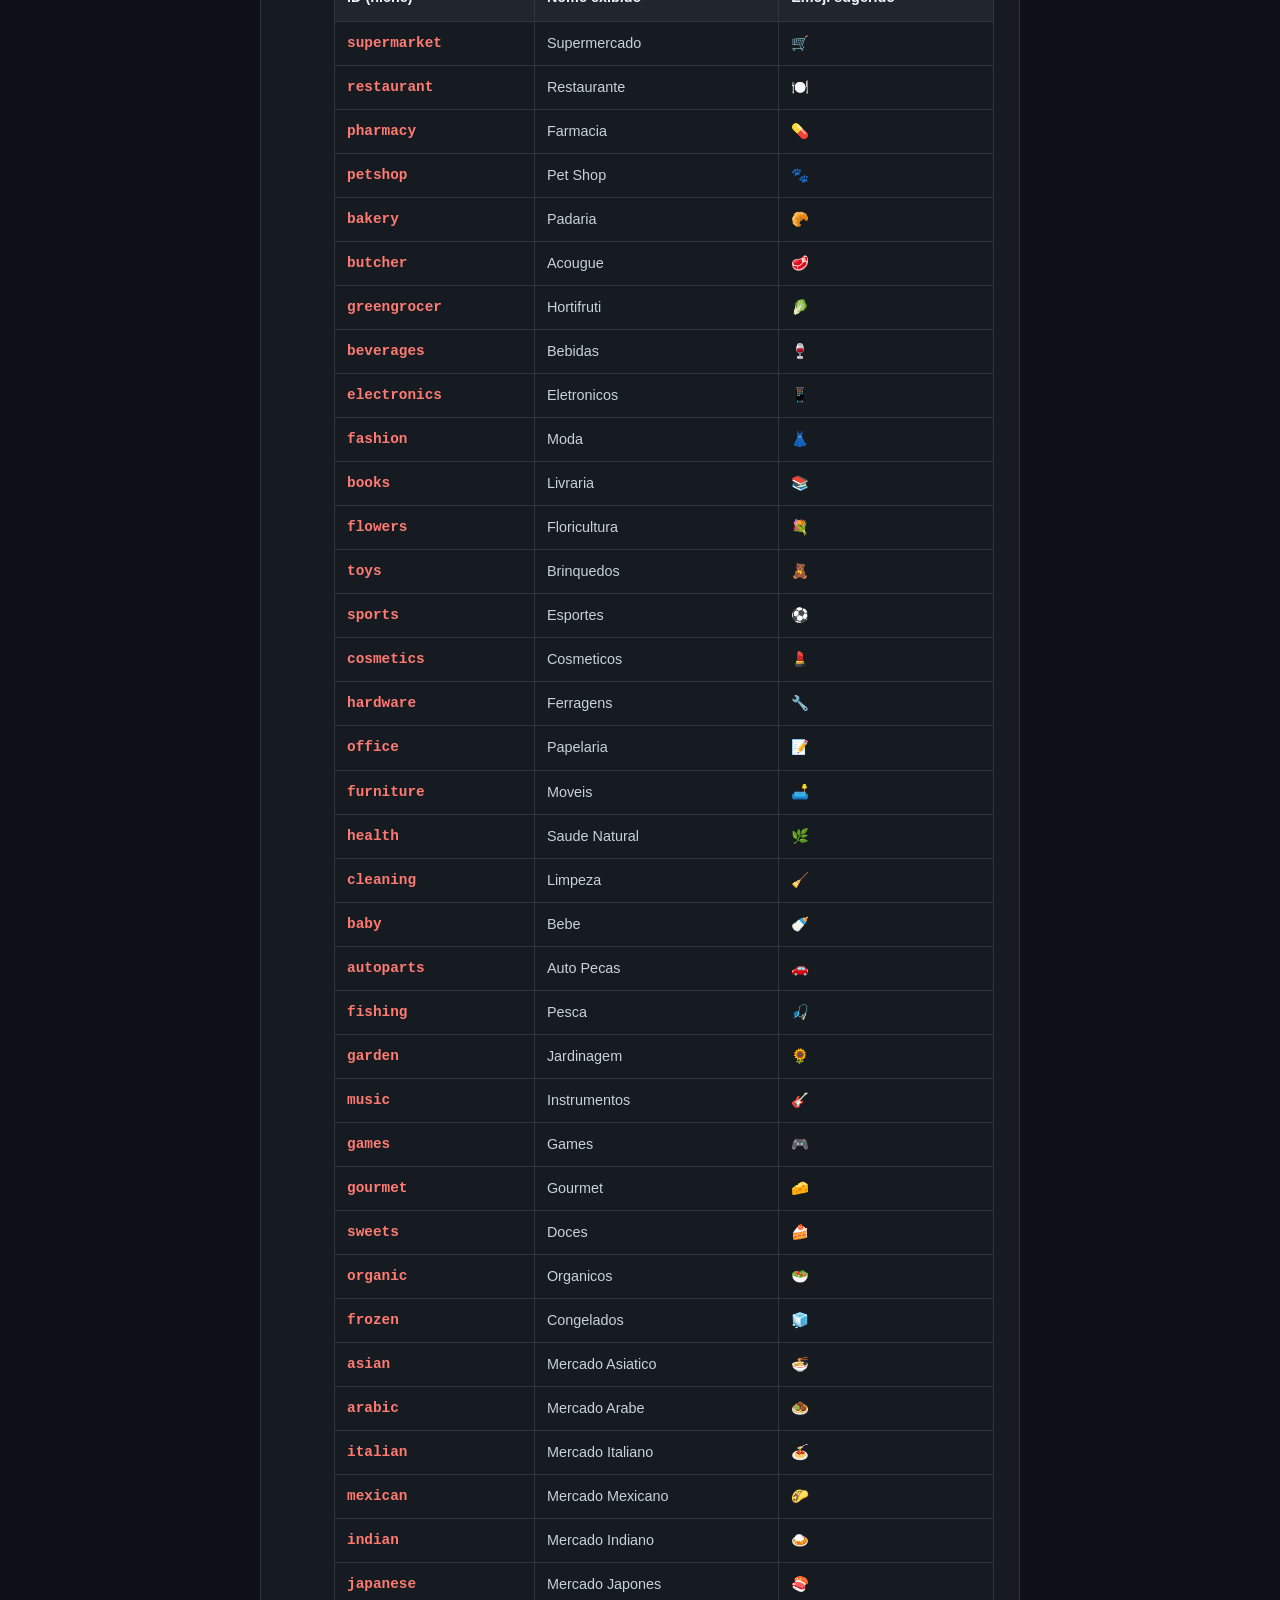
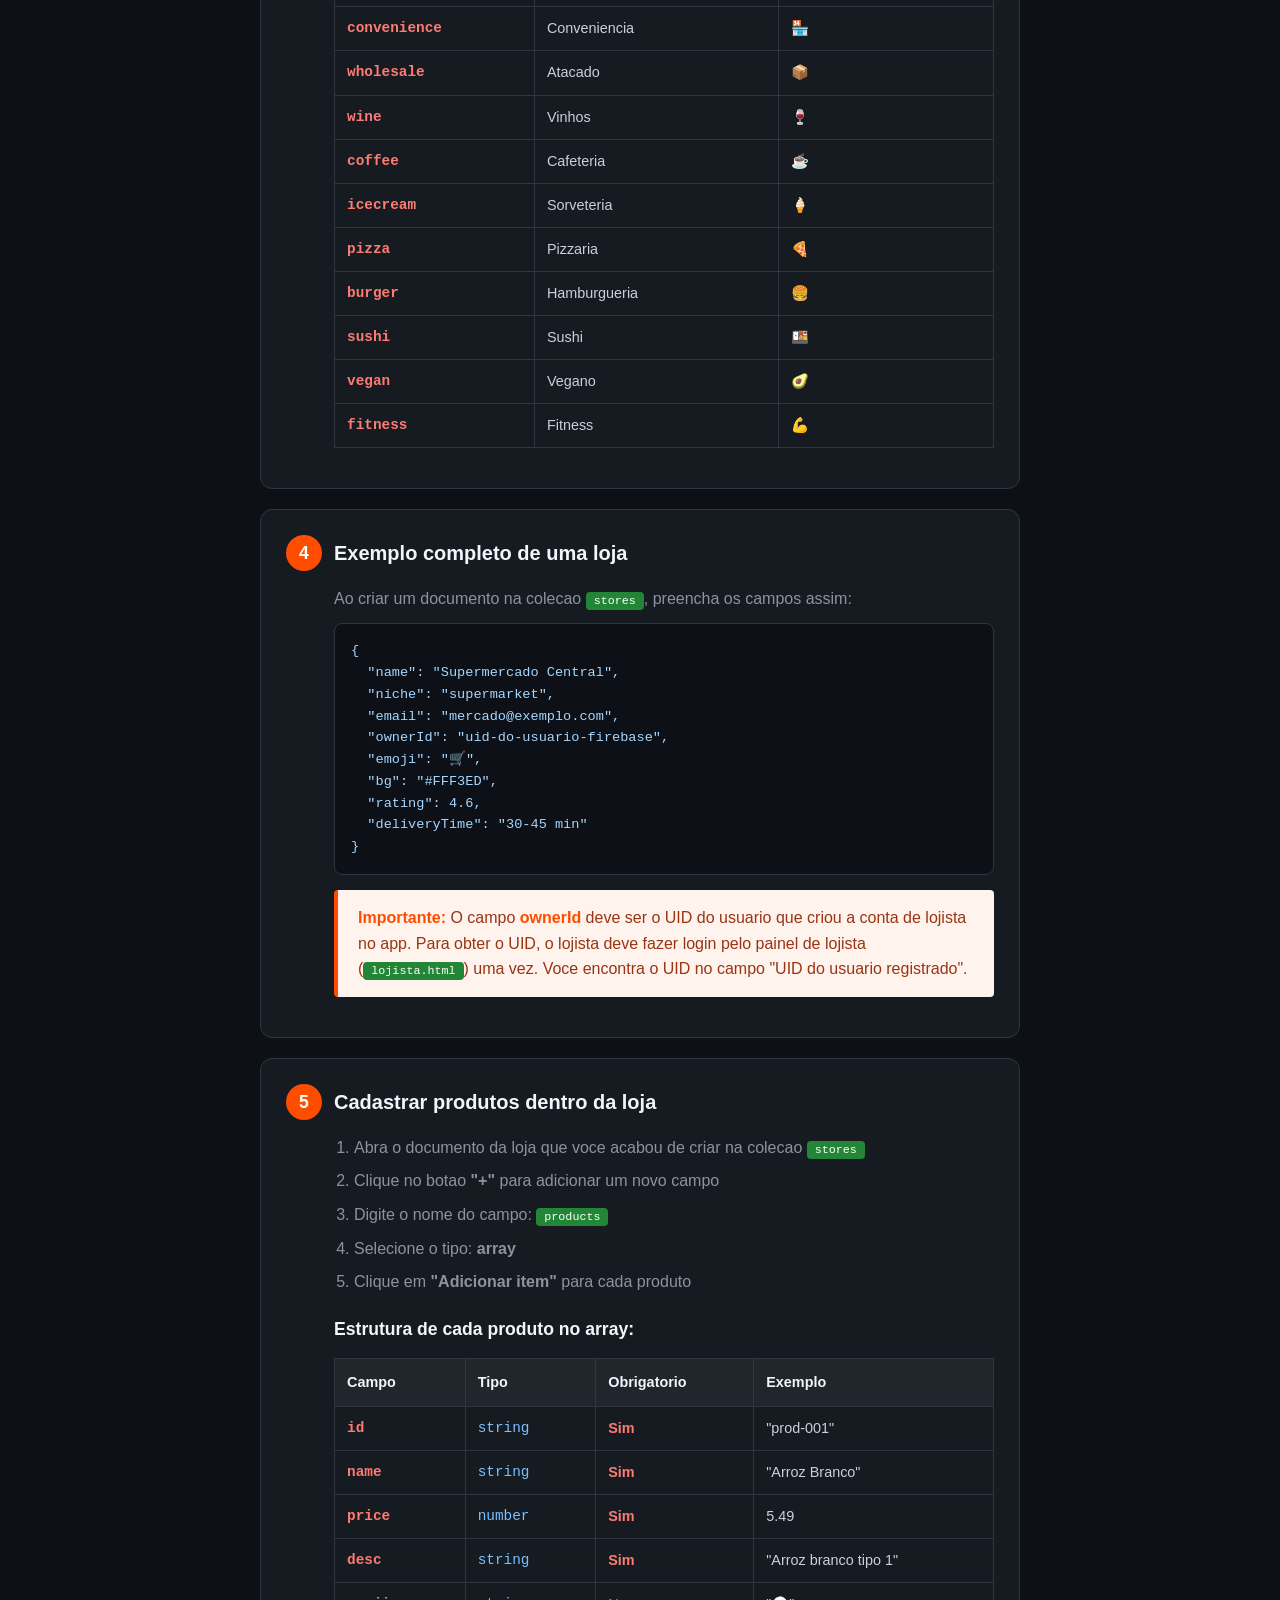
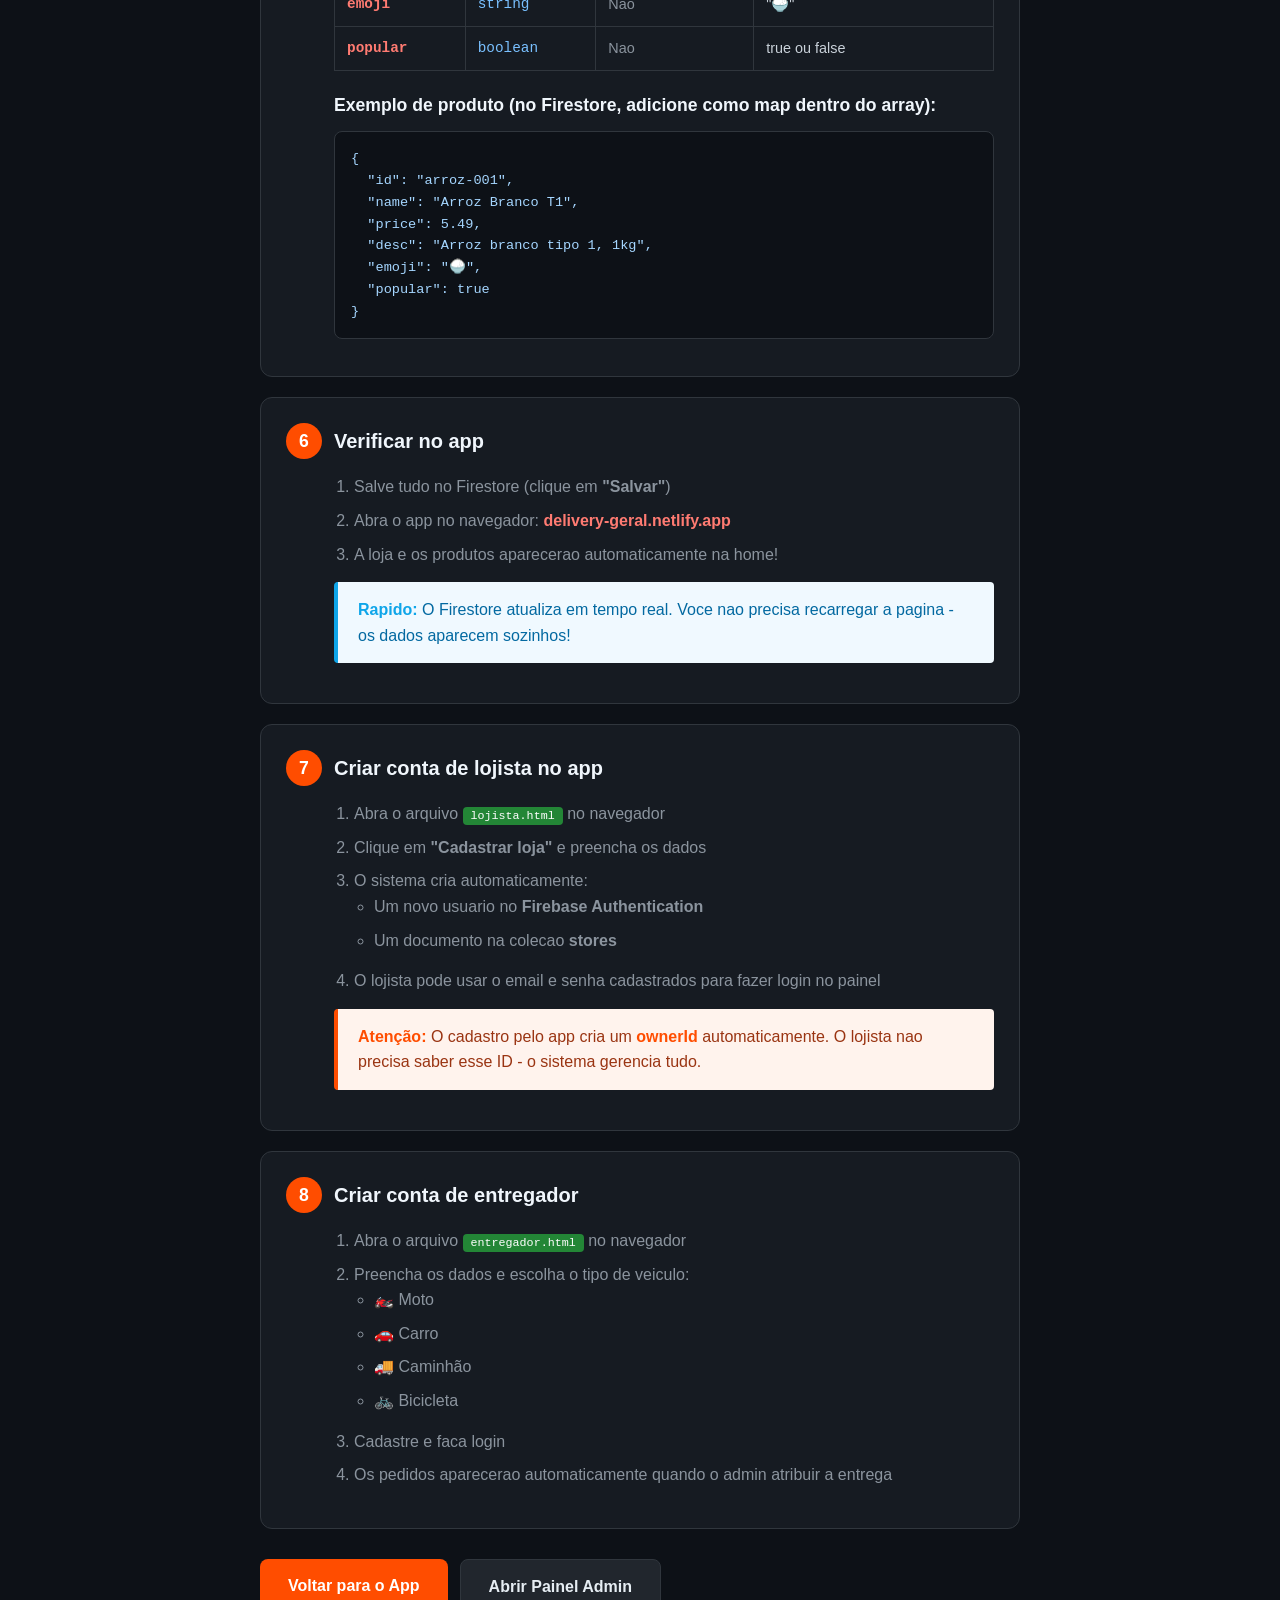
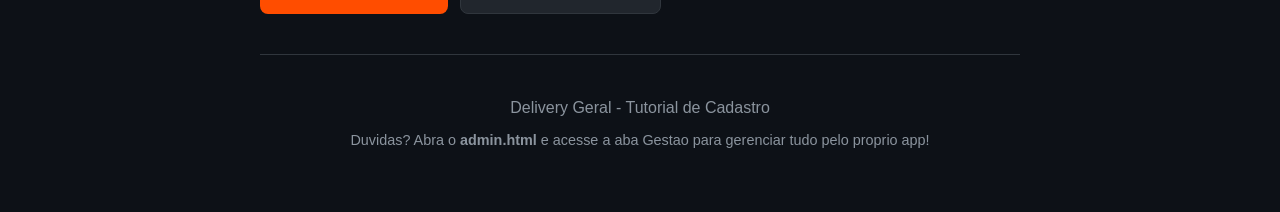
<file: tutorial-cadastro.html>
<!DOCTYPE html>
<html lang="pt-BR">
<head>
    <meta charset="UTF-8">
    <meta name="viewport" content="width=device-width, initial-scale=1.0">
    <title>Tutorial - Cadastrar Lojas no Delivery Geral</title>
    <style>
        * { margin: 0; padding: 0; box-sizing: border-box; }
        body {
            font-family: 'Segoe UI', sans-serif;
            background: #0D1117;
            color: #E6EDF3;
            line-height: 1.6;
        }
        .container {
            max-width: 800px;
            margin: 0 auto;
            padding: 20px;
        }
        .header {
            text-align: center;
            padding: 40px 20px;
            background: linear-gradient(135deg, #FF4D00, #FF8F5E);
            border-radius: 16px;
            margin-bottom: 30px;
        }
        .header h1 {
            font-size: 1.8rem;
            margin-bottom: 10px;
            color: white;
        }
        .header p {
            color: rgba(255,255,255,0.9);
            font-size: 1.1rem;
        }
        .step {
            background: #161B22;
            border: 1px solid #30363D;
            border-radius: 12px;
            padding: 25px;
            margin-bottom: 20px;
            position: relative;
        }
        .step-number {
            display: inline-flex;
            align-items: center;
            justify-content: center;
            width: 36px;
            height: 36px;
            background: #FF4D00;
            color: white;
            border-radius: 50%;
            font-weight: 700;
            font-size: 1.1rem;
            margin-right: 12px;
        }
        .step-title {
            font-size: 1.25rem;
            font-weight: 600;
            color: #F0F6FC;
            display: flex;
            align-items: center;
            margin-bottom: 15px;
        }
        .step-content {
            padding-left: 48px;
        }
        .step-content p, .step-content li {
            color: #8B949E;
            margin-bottom: 10px;
        }
        .step-content ul, .step-content ol {
            padding-left: 20px;
            margin-bottom: 15px;
        }
        .step-content li {
            margin-bottom: 8px;
        }
        .highlight {
            background: #238636;
            color: white;
            padding: 2px 8px;
            border-radius: 4px;
            font-family: monospace;
            font-size: 0.9em;
        }
        .code-block {
            background: #0D1117;
            border: 1px solid #30363D;
            border-radius: 8px;
            padding: 16px;
            font-family: 'Consolas', monospace;
            font-size: 0.85rem;
            color: #A5D6FF;
            overflow-x: auto;
            margin: 12px 0;
            white-space: pre-wrap;
            word-wrap: break-word;
        }
        .warning {
            background: #FFF3ED;
            border-left: 4px solid #FF4D00;
            padding: 15px 20px;
            border-radius: 4px;
            margin: 15px 0;
            color: #9A3412;
        }
        .warning strong {
            color: #FF4D00;
        }
        .tip {
            background: #F0F9FF;
            border-left: 4px solid #0EA5E9;
            padding: 15px 20px;
            border-radius: 4px;
            margin: 15px 0;
            color: #0369A1;
        }
        .tip strong {
            color: #0EA5E9;
        }
        .schema-table {
            width: 100%;
            border-collapse: collapse;
            margin: 15px 0;
            font-size: 0.9rem;
        }
        .schema-table th {
            background: #21262D;
            color: #F0F6FC;
            padding: 12px;
            text-align: left;
            border: 1px solid #30363D;
        }
        .schema-table td {
            padding: 10px 12px;
            border: 1px solid #30363D;
            color: #C9D1D9;
        }
        .schema-table tr:nth-child(even) {
            background: #161B22;
        }
        .schema-table .field-name {
            color: #FF7B72;
            font-family: monospace;
            font-weight: 600;
        }
        .schema-table .type {
            color: #79C0FF;
            font-family: monospace;
        }
        .schema-table .required {
            color: #FF7B72;
            font-weight: 600;
        }
        .schema-table .optional {
            color: #8B949E;
        }
        .action-buttons {
            display: flex;
            gap: 12px;
            margin-top: 30px;
            flex-wrap: wrap;
        }
        .btn {
            padding: 14px 28px;
            border-radius: 8px;
            font-size: 1rem;
            font-weight: 600;
            cursor: pointer;
            border: none;
            text-decoration: none;
            display: inline-block;
            text-align: center;
        }
        .btn-primary {
            background: #FF4D00;
            color: white;
        }
        .btn-secondary {
            background: #21262D;
            color: #E6EDF3;
            border: 1px solid #30363D;
        }
        .footer {
            text-align: center;
            padding: 40px 20px;
            color: #8B949E;
            border-top: 1px solid #30363D;
            margin-top: 40px;
        }
        .link-highlight {
            color: #FF7B72;
            text-decoration: none;
            font-weight: 600;
        }
        .link-highlight:hover {
            text-decoration: underline;
        }
        .product-example {
            background: #0D1117;
            border: 1px solid #30363D;
            border-radius: 8px;
            padding: 16px;
            margin: 12px 0;
        }
        @media (max-width: 600px) {
            .header h1 { font-size: 1.4rem; }
            .step-content { padding-left: 0; }
            .step-title { flex-wrap: wrap; }
            .schema-table { font-size: 0.8rem; }
        }
    </style>
</head>
<body>
    <div class="container">
        <div class="header">
            <h1>📚 Tutorial Completo</h1>
            <p>Como cadastrar lojas e produtos no Delivery Geral via Firebase</p>
        </div>

        <div class="step">
            <div class="step-title">
                <span class="step-number">1</span>
                Acessar o Firebase Console
            </div>
            <div class="step-content">
                <ol>
                    <li>Abra seu navegador e acesse: <a href="https://console.firebase.google.com" class="link-highlight" target="_blank">console.firebase.google.com</a></li>
                    <li>Faca login com sua conta Google</li>
                    <li>Clique no projeto <strong>"delivery-geral-af64e"</strong></li>
                </ol>
            </div>
        </div>

        <div class="step">
            <div class="step-title">
                <span class="step-number">2</span>
                Abrir o Firestore Database
            </div>
            <div class="step-content">
                <ol>
                    <li>No menu lateral esquerdo, clique em <strong>"Firestore Database"</strong></li>
                    <li>Clique em <strong>"Iniciar colecao"</strong> ou <strong>"+ Iniciar colecao"</strong></li>
                    <li>Ou, se ja houver colecoes, clique em <strong>"+ Adicionar colecao"</strong></li>
                </ol>
                <div class="tip">
                    <strong>Dica:</strong> O Firestore e o banco de dados em tempo real. Tudo que voce cadastrar aparece instantaneamente no app!
                </div>
            </div>
        </div>

        <div class="step">
            <div class="step-title">
                <span class="step-number">3</span>
                Criar a colecao "stores" (Lojas)
            </div>
            <div class="step-content">
                <ol>
                    <li>Clique em <strong>"+ Iniciar colecao"</strong></li>
                    <li>Digite o ID da colecao: <span class="highlight">stores</span></li>
                    <li>Clique em <strong>"Proximo"</strong></li>
                    <li>Na tela de adicionar documento, selecione <strong>"Gerar ID automatico"</strong> (ou digite um ID unico, ex: mercado01)</li>
                </ol>

                <h3 style="color: #F0F6FC; margin: 20px 0 10px; font-size: 1.1rem;">Campos obrigatorios da loja:</h3>
                <table class="schema-table">
                    <thead>
                        <tr>
                            <th>Campo</th>
                            <th>Tipo</th>
                            <th>Obrigatorio</th>
                            <th>Descricao</th>
                        </tr>
                    </thead>
                    <tbody>
                        <tr>
                            <td class="field-name">name</td>
                            <td class="type">string</td>
                            <td class="required">Sim</td>
                            <td>Nome da loja (ex: Supermercado Central)</td>
                        </tr>
                        <tr>
                            <td class="field-name">niche</td>
                            <td class="type">string</td>
                            <td class="required">Sim</td>
                            <td>Categoria da loja. Veja tabela abaixo</td>
                        </tr>
                        <tr>
                            <td class="field-name">email</td>
                            <td class="type">string</td>
                            <td class="required">Sim</td>
                            <td>Email do lojista para login</td>
                        </tr>
                        <tr>
                            <td class="field-name">ownerId</td>
                            <td class="type">string</td>
                            <td class="required">Sim</td>
                            <td>UID do usuario Firebase do lojista</td>
                        </tr>
                        <tr>
                            <td class="field-name">products</td>
                            <td class="type">array</td>
                            <td class="optional">Nao</td>
                            <td>Lista de produtos (veja passo 5)</td>
                        </tr>
                        <tr>
                            <td class="field-name">emoji</td>
                            <td class="type">string</td>
                            <td class="optional">Nao</td>
                            <td>Emoji que representa a loja (ex: 🛒)</td>
                        </tr>
                        <tr>
                            <td class="field-name">bg</td>
                            <td class="type">string</td>
                            <td class="optional">Nao</td>
                            <td>Cor de fundo HEX (ex: #FFF3ED)</td>
                        </tr>
                        <tr>
                            <td class="field-name">rating</td>
                            <td class="type">number</td>
                            <td class="optional">Nao</td>
                            <td>Nota de avaliacao (ex: 4.5)</td>
                        </tr>
                        <tr>
                            <td class="field-name">deliveryTime</td>
                            <td class="type">string</td>
                            <td class="optional">Nao</td>
                            <td>Tempo medio de entrega (ex: 30-45 min)</td>
                        </tr>
                    </tbody>
                </table>

                <h3 style="color: #F0F6FC; margin: 20px 0 10px; font-size: 1.1rem;">Valores aceitos para o campo "niche":</h3>
                <table class="schema-table">
                    <thead>
                        <tr>
                            <th>ID (niche)</th>
                            <th>Nome exibido</th>
                            <th>Emoji sugerido</th>
                        </tr>
                    </thead>
                    <tbody>
                        <tr><td class="field-name">supermarket</td><td>Supermercado</td><td>🛒</td></tr>
                        <tr><td class="field-name">restaurant</td><td>Restaurante</td><td>🍽️</td></tr>
                        <tr><td class="field-name">pharmacy</td><td>Farmacia</td><td>💊</td></tr>
                        <tr><td class="field-name">petshop</td><td>Pet Shop</td><td>🐾</td></tr>
                        <tr><td class="field-name">bakery</td><td>Padaria</td><td>🥐</td></tr>
                        <tr><td class="field-name">butcher</td><td>Acougue</td><td>🥩</td></tr>
                        <tr><td class="field-name">greengrocer</td><td>Hortifruti</td><td>🥬</td></tr>
                        <tr><td class="field-name">beverages</td><td>Bebidas</td><td>🍷</td></tr>
                        <tr><td class="field-name">electronics</td><td>Eletronicos</td><td>📱</td></tr>
                        <tr><td class="field-name">fashion</td><td>Moda</td><td>👗</td></tr>
                        <tr><td class="field-name">books</td><td>Livraria</td><td>📚</td></tr>
                        <tr><td class="field-name">flowers</td><td>Floricultura</td><td>💐</td></tr>
                        <tr><td class="field-name">toys</td><td>Brinquedos</td><td>🧸</td></tr>
                        <tr><td class="field-name">sports</td><td>Esportes</td><td>⚽</td></tr>
                        <tr><td class="field-name">cosmetics</td><td>Cosmeticos</td><td>💄</td></tr>
                        <tr><td class="field-name">hardware</td><td>Ferragens</td><td>🔧</td></tr>
                        <tr><td class="field-name">office</td><td>Papelaria</td><td>📝</td></tr>
                        <tr><td class="field-name">furniture</td><td>Moveis</td><td>🛋️</td></tr>
                        <tr><td class="field-name">health</td><td>Saude Natural</td><td>🌿</td></tr>
                        <tr><td class="field-name">cleaning</td><td>Limpeza</td><td>🧹</td></tr>
                        <tr><td class="field-name">baby</td><td>Bebe</td><td>🍼</td></tr>
                        <tr><td class="field-name">autoparts</td><td>Auto Pecas</td><td>🚗</td></tr>
                        <tr><td class="field-name">fishing</td><td>Pesca</td><td>🎣</td></tr>
                        <tr><td class="field-name">garden</td><td>Jardinagem</td><td>🌻</td></tr>
                        <tr><td class="field-name">music</td><td>Instrumentos</td><td>🎸</td></tr>
                        <tr><td class="field-name">games</td><td>Games</td><td>🎮</td></tr>
                        <tr><td class="field-name">gourmet</td><td>Gourmet</td><td>🧀</td></tr>
                        <tr><td class="field-name">sweets</td><td>Doces</td><td>🍰</td></tr>
                        <tr><td class="field-name">organic</td><td>Organicos</td><td>🥗</td></tr>
                        <tr><td class="field-name">frozen</td><td>Congelados</td><td>🧊</td></tr>
                        <tr><td class="field-name">asian</td><td>Mercado Asiatico</td><td>🍜</td></tr>
                        <tr><td class="field-name">arabic</td><td>Mercado Arabe</td><td>🧆</td></tr>
                        <tr><td class="field-name">italian</td><td>Mercado Italiano</td><td>🍝</td></tr>
                        <tr><td class="field-name">mexican</td><td>Mercado Mexicano</td><td>🌮</td></tr>
                        <tr><td class="field-name">indian</td><td>Mercado Indiano</td><td>🍛</td></tr>
                        <tr><td class="field-name">japanese</td><td>Mercado Japones</td><td>🍣</td></tr>
                        <tr><td class="field-name">convenience</td><td>Conveniencia</td><td>🏪</td></tr>
                        <tr><td class="field-name">wholesale</td><td>Atacado</td><td>📦</td></tr>
                        <tr><td class="field-name">wine</td><td>Vinhos</td><td>🍷</td></tr>
                        <tr><td class="field-name">coffee</td><td>Cafeteria</td><td>☕</td></tr>
                        <tr><td class="field-name">icecream</td><td>Sorveteria</td><td>🍦</td></tr>
                        <tr><td class="field-name">pizza</td><td>Pizzaria</td><td>🍕</td></tr>
                        <tr><td class="field-name">burger</td><td>Hamburgueria</td><td>🍔</td></tr>
                        <tr><td class="field-name">sushi</td><td>Sushi</td><td>🍱</td></tr>
                        <tr><td class="field-name">vegan</td><td>Vegano</td><td>🥑</td></tr>
                        <tr><td class="field-name">fitness</td><td>Fitness</td><td>💪</td></tr>
                    </tbody>
                </table>
            </div>
        </div>

        <div class="step">
            <div class="step-title">
                <span class="step-number">4</span>
                Exemplo completo de uma loja
            </div>
            <div class="step-content">
                <p>Ao criar um documento na colecao <span class="highlight">stores</span>, preencha os campos assim:</p>

                <div class="code-block">{
  "name": "Supermercado Central",
  "niche": "supermarket",
  "email": "mercado@exemplo.com",
  "ownerId": "uid-do-usuario-firebase",
  "emoji": "🛒",
  "bg": "#FFF3ED",
  "rating": 4.6,
  "deliveryTime": "30-45 min"
}</div>

                <div class="warning">
                    <strong>Importante:</strong> O campo <strong>ownerId</strong> deve ser o UID do usuario que criou a conta de lojista no app. Para obter o UID, o lojista deve fazer login pelo painel de lojista (<span class="highlight">lojista.html</span>) uma vez. Voce encontra o UID no campo "UID do usuario registrado".
                </div>
            </div>
        </div>

        <div class="step">
            <div class="step-title">
                <span class="step-number">5</span>
                Cadastrar produtos dentro da loja
            </div>
            <div class="step-content">
                <ol>
                    <li>Abra o documento da loja que voce acabou de criar na colecao <span class="highlight">stores</span></li>
                    <li>Clique no botao <strong>"+"</strong> para adicionar um novo campo</li>
                    <li>Digite o nome do campo: <span class="highlight">products</span></li>
                    <li>Selecione o tipo: <strong>array</strong></li>
                    <li>Clique em <strong>"Adicionar item"</strong> para cada produto</li>
                </ol>

                <h3 style="color: #F0F6FC; margin: 20px 0 10px; font-size: 1.1rem;">Estrutura de cada produto no array:</h3>
                <table class="schema-table">
                    <thead>
                        <tr>
                            <th>Campo</th>
                            <th>Tipo</th>
                            <th>Obrigatorio</th>
                            <th>Exemplo</th>
                        </tr>
                    </thead>
                    <tbody>
                        <tr>
                            <td class="field-name">id</td>
                            <td class="type">string</td>
                            <td class="required">Sim</td>
                            <td>"prod-001"</td>
                        </tr>
                        <tr>
                            <td class="field-name">name</td>
                            <td class="type">string</td>
                            <td class="required">Sim</td>
                            <td>"Arroz Branco"</td>
                        </tr>
                        <tr>
                            <td class="field-name">price</td>
                            <td class="type">number</td>
                            <td class="required">Sim</td>
                            <td>5.49</td>
                        </tr>
                        <tr>
                            <td class="field-name">desc</td>
                            <td class="type">string</td>
                            <td class="required">Sim</td>
                            <td>"Arroz branco tipo 1"</td>
                        </tr>
                        <tr>
                            <td class="field-name">emoji</td>
                            <td class="type">string</td>
                            <td class="optional">Nao</td>
                            <td>"🍚"</td>
                        </tr>
                        <tr>
                            <td class="field-name">popular</td>
                            <td class="type">boolean</td>
                            <td class="optional">Nao</td>
                            <td>true ou false</td>
                        </tr>
                    </tbody>
                </table>

                <h3 style="color: #F0F6FC; margin: 20px 0 10px; font-size: 1.1rem;">Exemplo de produto (no Firestore, adicione como map dentro do array):</h3>
                <div class="code-block">{
  "id": "arroz-001",
  "name": "Arroz Branco T1",
  "price": 5.49,
  "desc": "Arroz branco tipo 1, 1kg",
  "emoji": "🍚",
  "popular": true
}</div>

            </div>
        </div>

        <div class="step">
            <div class="step-title">
                <span class="step-number">6</span>
                Verificar no app
            </div>
            <div class="step-content">
                <ol>
                    <li>Salve tudo no Firestore (clique em <strong>"Salvar"</strong>)</li>
                    <li>Abra o app no navegador: <a href="https://delivery-geral.netlify.app" class="link-highlight" target="_blank">delivery-geral.netlify.app</a></li>
                    <li>A loja e os produtos aparecerao automaticamente na home!</li>
                </ol>
                <div class="tip">
                    <strong>Rapido:</strong> O Firestore atualiza em tempo real. Voce nao precisa recarregar a pagina - os dados aparecem sozinhos!
                </div>
            </div>
        </div>

        <div class="step">
            <div class="step-title">
                <span class="step-number">7</span>
                Criar conta de lojista no app
            </div>
            <div class="step-content">
                <ol>
                    <li>Abra o arquivo <span class="highlight">lojista.html</span> no navegador</li>
                    <li>Clique em <strong>"Cadastrar loja"</strong> e preencha os dados</li>
                    <li>O sistema cria automaticamente:
                        <ul>
                            <li>Um novo usuario no <strong>Firebase Authentication</strong></li>
                            <li>Um documento na colecao <strong>stores</strong></li>
                        </ul>
                    </li>
                    <li>O lojista pode usar o email e senha cadastrados para fazer login no painel</li>
                </ol>
                <div class="warning">
                    <strong>Atenção:</strong> O cadastro pelo app cria um <strong>ownerId</strong> automaticamente. O lojista nao precisa saber esse ID - o sistema gerencia tudo.
                </div>
            </div>
        </div>

        <div class="step">
            <div class="step-title">
                <span class="step-number">8</span>
                Criar conta de entregador
            </div>
            <div class="step-content">
                <ol>
                    <li>Abra o arquivo <span class="highlight">entregador.html</span> no navegador</li>
                    <li>Preencha os dados e escolha o tipo de veiculo:
                        <ul>
                            <li>🏍️ Moto</li>
                            <li>🚗 Carro</li>
                            <li>🚚 Caminhão</li>
                            <li>🚲 Bicicleta</li>
                        </ul>
                    </li>
                    <li>Cadastre e faca login</li>
                    <li>Os pedidos aparecerao automaticamente quando o admin atribuir a entrega</li>
                </ol>
            </div>
        </div>

        <div class="action-buttons">
            <a href="index.html" class="btn btn-primary">Voltar para o App</a>
            <a href="admin.html" class="btn btn-secondary">Abrir Painel Admin</a>
        </div>

        <div class="footer">
            <p>Delivery Geral - Tutorial de Cadastro</p>
            <p style="margin-top:8px; font-size:0.9rem;">Duvidas? Abra o <strong>admin.html</strong> e acesse a aba Gestao para gerenciar tudo pelo proprio app!</p>
        </div>
    </div>
</body>
</html>
</file>
